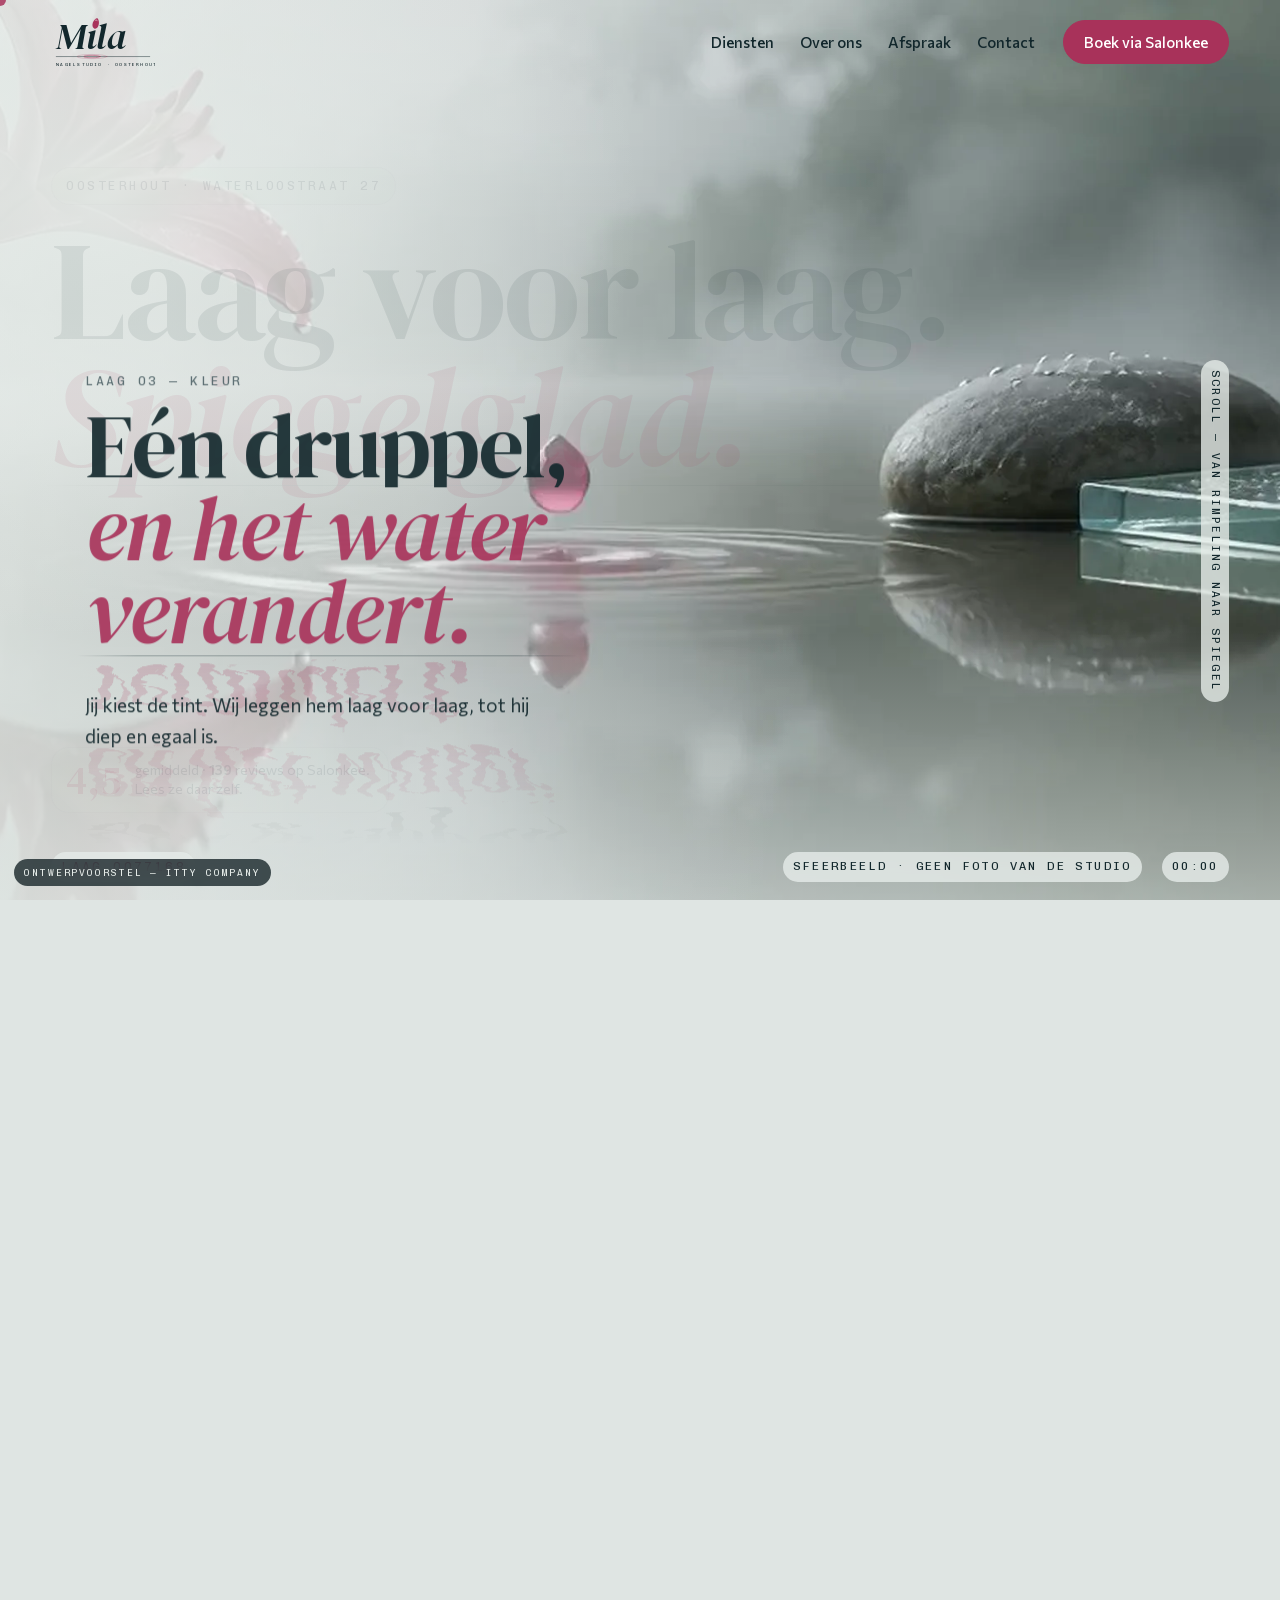
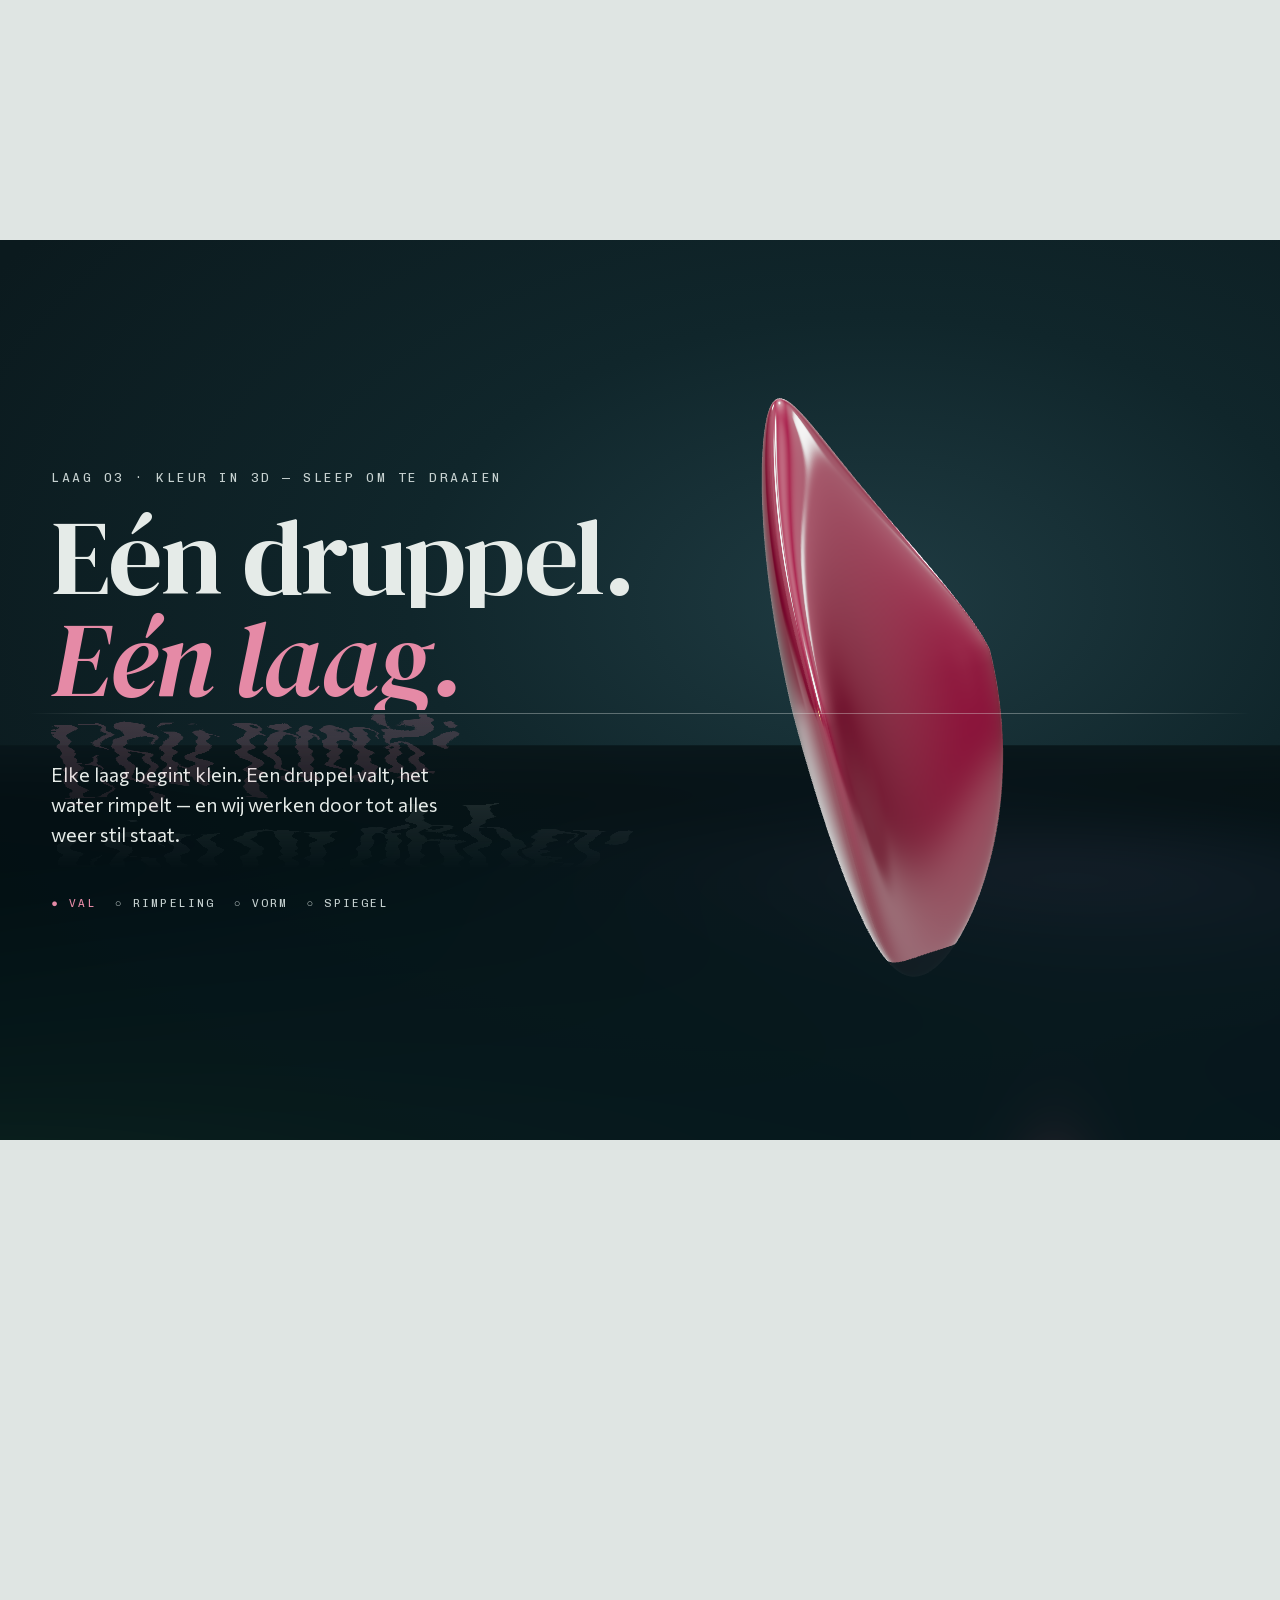
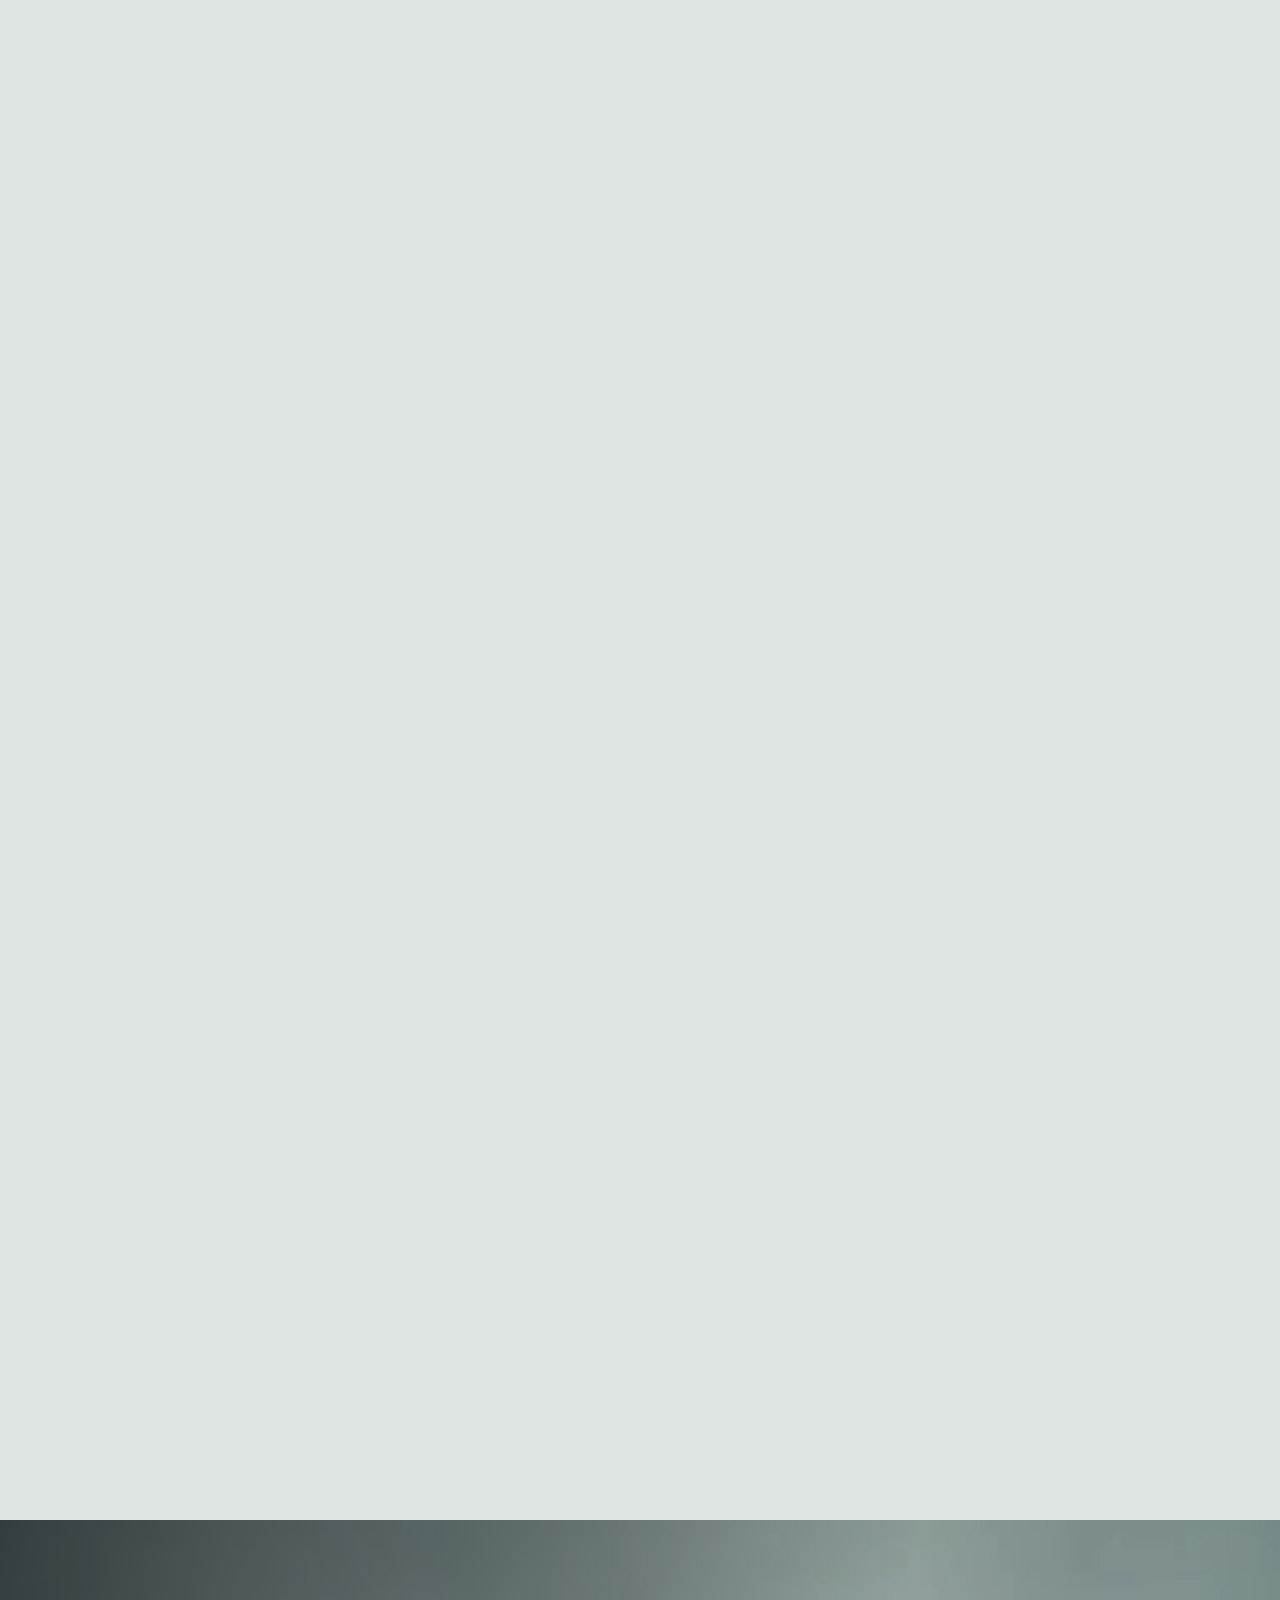
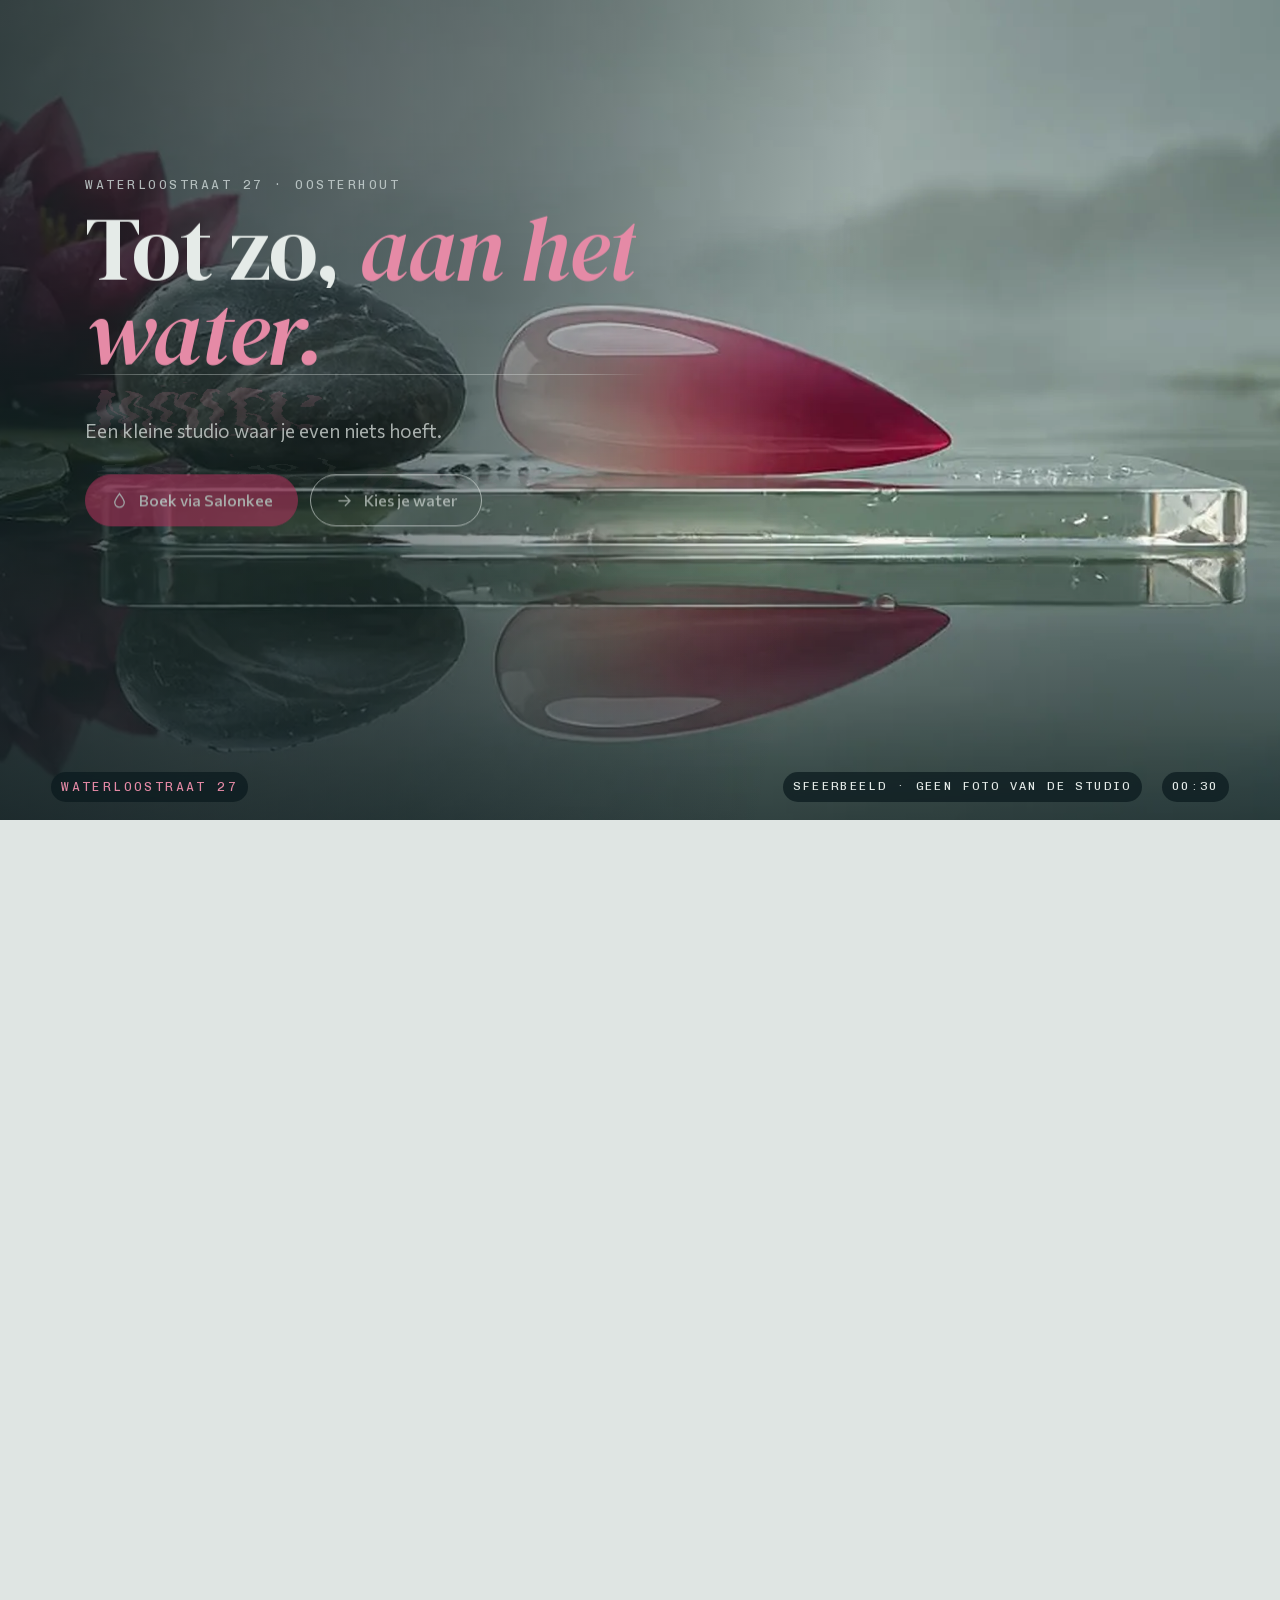
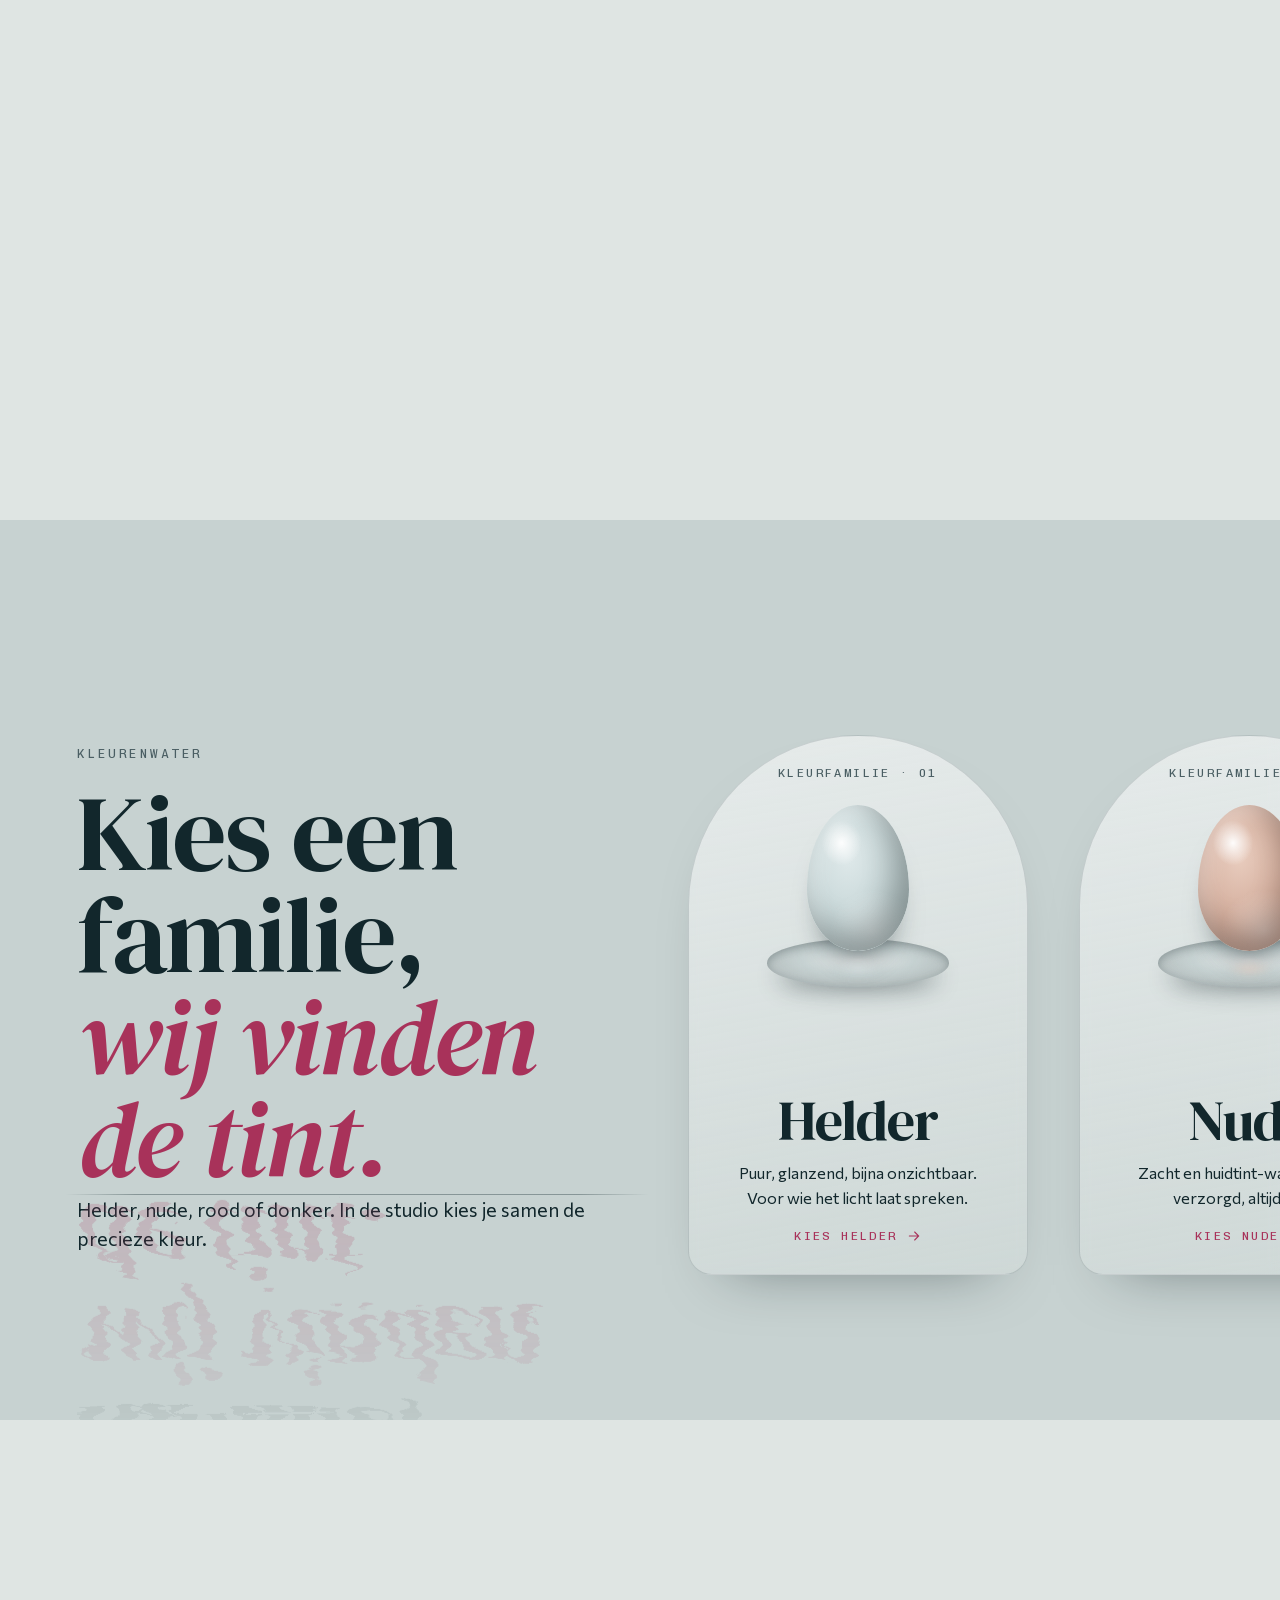
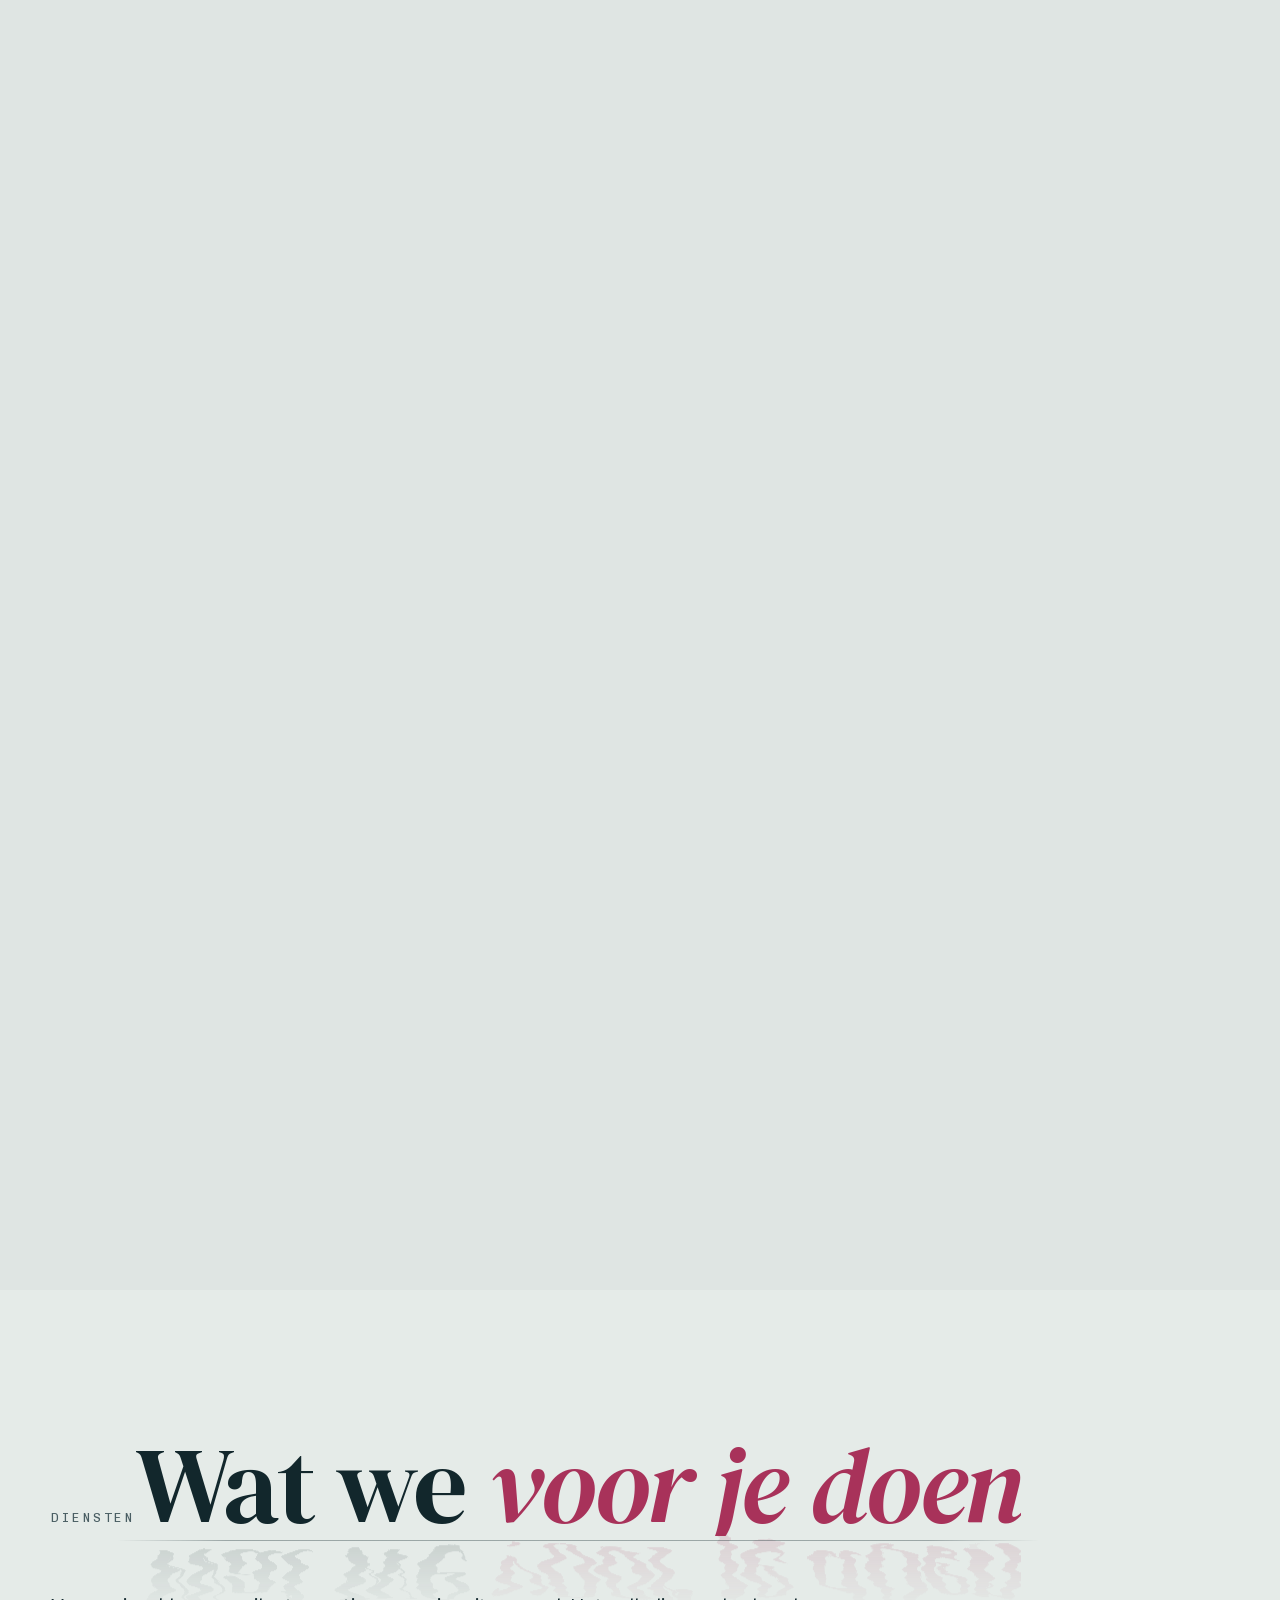
<file: index.html>
<!DOCTYPE html>
<html lang="nl">
<head>
<meta charset="utf-8">
<meta name="viewport" content="width=device-width, initial-scale=1, viewport-fit=cover">
<title>Mila Nagelstudio — nagels aan de Waterloostraat, Oosterhout</title>
<meta name="description" content="Mila Nagelstudio, Waterloostraat 27 in Oosterhout. Nagels, verzorging, kleur en nail art — laag voor laag, spiegelglad. Boek via Salonkee of bel +31 6 43619068.">
<meta name="theme-color" content="#E5EBE8">
<meta property="og:title" content="Mila Nagelstudio — nagels aan de Waterloostraat, Oosterhout">
<meta property="og:description" content="Mila Nagelstudio, Waterloostraat 27 in Oosterhout. Nagels, verzorging, kleur en nail art — laag voor laag, spiegelglad. Boek via Salonkee of bel +31 6 43619068.">
<meta property="og:image" content="assets/img/film-a-0.webp">
<meta name="robots" content="noindex">
<link rel="icon" href="favicon.svg" type="image/svg+xml">
<script>document.documentElement.classList.add('js');try{var v=JSON.parse(sessionStorage.getItem('mila-veil')||'null');if(v){document.documentElement.classList.add('veiled');window.__veil=v;sessionStorage.removeItem('mila-veil')}else if(!sessionStorage.getItem('mila-seen')){document.documentElement.classList.add('first')}}catch(e){}setTimeout(function(){document.documentElement.classList.remove('veiled','first')},5000)</script>
<link rel="preload" href="assets/fonts/DMSerifDisplay-400-latin.woff2" as="font" type="font/woff2" crossorigin>
<link rel="stylesheet" href="assets/vendor/motion-kit.css">
<link rel="stylesheet" href="assets/style.css">
<script type="importmap">{"imports":{"three":"./assets/vendor/three.module.min.js","three/addons/":"./assets/vendor/three-addons/"}}</script>
</head>
<body>
<a class="skip" href="#inhoud">Naar inhoud</a>
<svg class="defs" aria-hidden="true" width="0" height="0"><filter id="rimpel" x="-5%" y="-20%" width="110%" height="140%"><feTurbulence id="rimpel-t" type="fractalNoise" baseFrequency="0.012 0.09" numOctaves="2" seed="4" result="n"/><feDisplacementMap id="rimpel-d" in="SourceGraphic" in2="n" scale="14" xChannelSelector="R" yChannelSelector="G"/></filter></svg>
<header class="hd">
  <a class="logo" href="index.html" aria-label="Mila Nagelstudio — home"><img src="logo.svg" alt="Mila Nagelstudio" width="110" height="60"></a>
  <nav class="nav" id="menu" aria-label="Hoofdmenu"><a href="diensten.html">Diensten</a><a href="over-ons.html">Over ons</a><a href="afspraak.html">Afspraak</a><a href="contact.html">Contact</a>
    <div class="mnav"><a class="btn " href="https://salonkee.nl/salon/mila-nagelstudio" target="_blank" rel="noopener" data-magnetic><svg viewBox="0 0 24 24" fill="none" stroke="currentColor" stroke-width="1.6" aria-hidden="true"><path d="M12 3c3.5 4.6 6 8 6 11a6 6 0 0 1-12 0c0-3 2.5-6.4 6-11z"/></svg><span>Boek via Salonkee</span></a><a class="btn ghost" href="tel:+31643619068" data-magnetic><svg viewBox="0 0 24 24" fill="none" stroke="currentColor" stroke-width="1.6" stroke-linecap="round" stroke-linejoin="round" aria-hidden="true"><path d="M5 4h3.5l1.6 4.2-2.2 1.4a11 11 0 0 0 6.5 6.5l1.4-2.2L20 15.5V19a1.5 1.5 0 0 1-1.6 1.5C10.6 20 4 13.4 3.5 5.6A1.5 1.5 0 0 1 5 4z"/></svg><span>Bel +31 6 43619068</span></a><p class="mono">Waterloostraat 27, 4901 EM Oosterhout</p></div>
  </nav>
  <a class="btn pill" href="https://salonkee.nl/salon/mila-nagelstudio" target="_blank" rel="noopener" data-magnetic><span>Boek via Salonkee</span></a>
  <button class="burger" type="button" aria-label="Menu" aria-expanded="false" aria-controls="menu"><span></span><span></span></button>
</header>
<main id="inhoud">
<section class="film fa" data-film="assets/film-a.mp4" data-film-m="assets/film-a-m.mp4" data-holds="0.8,0.7,0.7,0.45" data-labels="Laag 00 / 05|Laag 01 / 05|Laag 02 / 05|Laag 03 / 05" data-night="0,0,0,0" aria-label="Van rimpeling naar spiegel, deel 1 — vorm, basis, kleur">
  <div class="stage">
    <img class="poster" src="assets/img/film-a-0.webp" alt="" fetchpriority="high">
    <video muted playsinline preload="auto" aria-hidden="true"></video>
    <div class="shade"></div>
    <canvas class="ripples" aria-hidden="true"></canvas>
    <div class="hero-drop" aria-hidden="true"><i class="orb"></i><i class="ring"></i><i class="ring r2"></i></div>
    <div class="hero wrap" data-i="0">
      <div class="h-top"><span class="chip mono">Oosterhout · Waterloostraat 27</span>
      <div class="wl big hero-h"><h1 class="wl-h" >Laag voor laag.<br><em>Spiegelglad.</em></h1></div></div>
      <div class="h-low"><p class="lead">Nagels, verzorging, kleur en nail art aan de Waterloostraat 27 in Oosterhout. Boek online via Salonkee of bel ons.</p>
      <div class="row"><a class="btn " href="https://salonkee.nl/salon/mila-nagelstudio" target="_blank" rel="noopener" data-magnetic><svg viewBox="0 0 24 24" fill="none" stroke="currentColor" stroke-width="1.6" aria-hidden="true"><path d="M12 3c3.5 4.6 6 8 6 11a6 6 0 0 1-12 0c0-3 2.5-6.4 6-11z"/></svg><span>Boek via Salonkee</span></a><a class="btn ghost" href="tel:+31643619068" data-magnetic><svg viewBox="0 0 24 24" fill="none" stroke="currentColor" stroke-width="1.6" stroke-linecap="round" stroke-linejoin="round" aria-hidden="true"><path d="M5 4h3.5l1.6 4.2-2.2 1.4a11 11 0 0 0 6.5 6.5l1.4-2.2L20 15.5V19a1.5 1.5 0 0 1-1.6 1.5C10.6 20 4 13.4 3.5 5.6A1.5 1.5 0 0 1 5 4z"/></svg><span>Bel +31 6 43619068</span></a></div>
      <a class="rating" href="https://salonkee.nl/salon/mila-nagelstudio" target="_blank" rel="noopener"><b class="r45">4,5</b><span>gemiddeld · <b>139</b> reviews op Salonkee.<br>Lees ze daar zelf.</span></a></div>
    </div>
    <div class="caps"><div class="cap-step" data-i="1"><span class="mono tag">Laag 01 — Vorm</span><div class="wl ch-wl"><h2 class="wl-h" data-chh>Eerst de <em>vorm.</em></h2></div><p>Kort, lang, amandel of vierkant. Stil, precies, met aandacht voor elke nagel.</p></div><div class="cap-step" data-i="2"><span class="mono tag">Laag 02 — Basis</span><div class="wl ch-wl"><h2 class="wl-h" data-chh>Als glas <em>boven water.</em></h2></div><p>Een heldere basislaag. Dun, glad en gelijkmatig — de basis voor alles wat volgt.</p></div><div class="cap-step" data-i="3"><span class="mono tag">Laag 03 — Kleur</span><div class="wl ch-wl"><h2 class="wl-h" data-chh>Eén druppel, <em>en het water verandert.</em></h2></div><p>Jij kiest de tint. Wij leggen hem laag voor laag, tot hij diep en egaal is.</p></div></div>
    <div class="depth" aria-hidden="true"><span class="mono lbl">rimpeling</span><div class="rail"><i class="dot"></i></div><span class="mono lbl">spiegel</span></div>
    <div class="hud mono" aria-hidden="true"><span class="laag">Laag 00 / 05</span><span class="sf">Sfeerbeeld · geen foto van de studio</span><span class="tc">00:00</span></div>
    <div class="scrollhint mono" aria-hidden="true">scroll — van rimpeling naar spiegel</div>
  </div>
</section>

<section class="druppel" data-bg="#0B1A1E" data-fg="#E5EBE8" aria-label="Eén druppel — 3D">
  <div class="dr-stage">
    <div class="dr-canvas"><canvas data-druppel="scroll" aria-label="3D: een druppel lak valt in het water en wordt een glanzende amandelvormige nagel"></canvas><img class="dr-fallback" src="assets/img/k4.webp" alt=""></div>
    <div class="dr-text wrap">
      <span class="mono eyebrow">Laag 03 · Kleur in 3D — sleep om te draaien</span>
      <div class="wl big"><h2 class="wl-h" data-split="lines">Eén druppel.<br><em>Eén laag.</em></h2></div>
      <p class="lead dr-l1">Elke laag begint klein. Een druppel valt, het water rimpelt — en wij werken door tot alles weer stil staat.</p>
      <ol class="dr-steps mono"><li>val</li><li>rimpeling</li><li>vorm</li><li>spiegel</li></ol>
    </div>
  </div>
</section>

<section class="film fb" data-film="assets/film-b.mp4" data-film-m="assets/film-b-m.mp4" data-holds="0.3,0.7,0.8,0.9" data-labels="Laag 03 / 05|Laag 04 / 05|Laag 05 / 05|Waterloostraat 27" data-night="0,1,0,1" aria-label="Van rimpeling naar spiegel, deel 2 — uitharden, spiegelglad, Waterloostraat">
  <div class="stage">
    <img class="poster" src="assets/img/film-b-0.webp" alt="" loading="lazy">
    <video muted playsinline preload="metadata" aria-hidden="true"></video>
    <div class="shade"></div>
    <canvas class="ripples" aria-hidden="true"></canvas>
    <div class="caps"><div class="cap-step" data-i="1"><span class="mono tag">Laag 04 — Uitharden</span><div class="wl ch-wl"><h2 class="wl-h" data-chh>Even <em>stil.</em></h2></div><p>Onder het lampje wordt alles vast. Even wachten, even adem halen.</p></div><div class="cap-step" data-i="2"><span class="mono tag">Laag 05 — Spiegelglad</span><div class="wl ch-wl"><h2 class="wl-h" data-chh>Spiegel<em>glad.</em></h2></div><p>De laatste laag. Glans waarin je het licht terugziet.</p></div><div class="cap-step end" data-i="3"><span class="mono tag">Waterloostraat 27 · Oosterhout</span><div class="wl ch-wl"><h2 class="wl-h" data-chh>Tot zo, <em>aan het water.</em></h2></div><p>Een kleine studio waar je even niets hoeft.</p><div class="row"><a class="btn " href="https://salonkee.nl/salon/mila-nagelstudio" target="_blank" rel="noopener" data-magnetic><svg viewBox="0 0 24 24" fill="none" stroke="currentColor" stroke-width="1.6" aria-hidden="true"><path d="M12 3c3.5 4.6 6 8 6 11a6 6 0 0 1-12 0c0-3 2.5-6.4 6-11z"/></svg><span>Boek via Salonkee</span></a><a class="btn ghost" href="afspraak.html" data-magnetic><svg viewBox="0 0 24 24" fill="none" stroke="currentColor" stroke-width="1.6" stroke-linecap="round" aria-hidden="true"><path d="M5 12h14M13 6l6 6-6 6"/></svg><span>Kies je water</span></a></div></div></div>
    <div class="depth on" aria-hidden="true"><span class="mono lbl">rimpeling</span><div class="rail"><i class="dot"></i></div><span class="mono lbl">spiegel</span></div>
    <div class="hud mono" aria-hidden="true"><span class="laag">Laag 03 / 05</span><span class="sf">Sfeerbeeld · geen foto van de studio</span><span class="tc">00:15</span></div>
  </div>
</section>

<section class="kleuren" data-horizontal data-bg="#C7D2D1" data-fg="#12272C" aria-label="Kleurenwater">
  <div class="track">
    <div class="kw intro"><span class="mono eyebrow">Kleurenwater</span><div class="wl big"><h2 class="wl-h" >Kies een familie,<br><em>wij vinden de tint.</em></h2></div><p class="lead">Helder, nude, rood of donker. In de studio kies je samen de precieze kleur.</p></div>
    <a class="kw card" href="afspraak.html?kleur=helder" data-tilt style="--a:#dfe9ea;--b:#b9cccd">
      <span class="mono">Kleurfamilie · 01</span>
      <div class="bowl"><i class="pool"></i><i class="ring"></i><i class="ring r2"></i><i class="orb"></i><i class="refl"></i></div>
      <h3>Helder</h3><p>Puur, glanzend, bijna onzichtbaar. Voor wie het licht laat spreken.</p><span class="go mono">Kies helder <svg viewBox="0 0 24 24" fill="none" stroke="currentColor" stroke-width="1.6" stroke-linecap="round" aria-hidden="true"><path d="M5 12h14M13 6l6 6-6 6"/></svg></span></a><a class="kw card" href="afspraak.html?kleur=nude" data-tilt style="--a:#e9cdbf;--b:#c79b88">
      <span class="mono">Kleurfamilie · 02</span>
      <div class="bowl"><i class="pool"></i><i class="ring"></i><i class="ring r2"></i><i class="orb"></i><i class="refl"></i></div>
      <h3>Nude</h3><p>Zacht en huidtint-warm. Rustig, verzorgd, altijd goed.</p><span class="go mono">Kies nude <svg viewBox="0 0 24 24" fill="none" stroke="currentColor" stroke-width="1.6" stroke-linecap="round" aria-hidden="true"><path d="M5 12h14M13 6l6 6-6 6"/></svg></span></a><a class="kw card" href="afspraak.html?kleur=rood" data-tilt style="--a:#c0466b;--b:#7d1f3b">
      <span class="mono">Kleurfamilie · 03</span>
      <div class="bowl"><i class="pool"></i><i class="ring"></i><i class="ring r2"></i><i class="orb"></i><i class="refl"></i></div>
      <h3>Rood</h3><p>Van waterlelie tot kers. Eén druppel en je ziet het.</p><span class="go mono">Kies rood <svg viewBox="0 0 24 24" fill="none" stroke="currentColor" stroke-width="1.6" stroke-linecap="round" aria-hidden="true"><path d="M5 12h14M13 6l6 6-6 6"/></svg></span></a><a class="kw card" href="afspraak.html?kleur=donker" data-tilt style="--a:#2c3d45;--b:#0b1a1e">
      <span class="mono">Kleurfamilie · 04</span>
      <div class="bowl"><i class="pool"></i><i class="ring"></i><i class="ring r2"></i><i class="orb"></i><i class="refl"></i></div>
      <h3>Donker</h3><p>Diep als het water ’s nachts. Stil, maar niet onopvallend.</p><span class="go mono">Kies donker <svg viewBox="0 0 24 24" fill="none" stroke="currentColor" stroke-width="1.6" stroke-linecap="round" aria-hidden="true"><path d="M5 12h14M13 6l6 6-6 6"/></svg></span></a>
    <div class="kw outro"><span class="mono eyebrow">Prijzen</span><p class="pz">Op <em>aanvraag.</em></p><p>Kies je familie online, de tint bepalen we samen in de studio.</p><a class="btn " href="afspraak.html" data-magnetic><svg viewBox="0 0 24 24" fill="none" stroke="currentColor" stroke-width="1.6" stroke-linecap="round" aria-hidden="true"><path d="M5 12h14M13 6l6 6-6 6"/></svg><span>Kies je water</span></a></div>
  </div>
</section>

<section class="diensten-t" data-bg="#E5EBE8" data-fg="#12272C" aria-label="Wat we doen">
  <div class="wrap">
    <div class="sec-h"><span class="mono eyebrow">Diensten</span><div class="wl big"><h2 class="wl-h" data-split="lines">Wat we <em>voor je doen</em></h2></div><p class="lead" data-reveal="up">Verzorging, kleur en nail art — rustig en precies uitgevoerd. Het volledige aanbod en de prijzen staan op Salonkee.</p></div>
    <div class="dgrid"><article class="dk" data-reveal="up"><div class="dimg m1"><img src="assets/img/k2.webp" alt="" loading="lazy"></div>
      <span class="mono">01 / 04</span><h3>Nagels</h3><p>Vorm, lengte en een sterke basis. Het begin van elke behandeling.</p><span class="mono price">Prijs: op aanvraag</span></article><article class="dk" data-reveal="up"><div class="dimg m2"><img src="assets/img/d-verzorging.webp" alt="" loading="lazy"></div>
      <span class="mono">02 / 04</span><h3>Verzorging</h3><p>Nagelriemen, handen, rust. Tijd voor wat je anders overslaat.</p><span class="mono price">Prijs: op aanvraag</span></article><article class="dk" data-reveal="up"><div class="dimg m3"><img src="assets/img/d-kleur.webp" alt="" loading="lazy"></div>
      <span class="mono">03 / 04</span><h3>Kleur</h3><p>Van helder tot donker, glans of mat. Jij kiest, wij leggen het egaal.</p><span class="mono price">Prijs: op aanvraag</span></article><article class="dk" data-reveal="up"><div class="dimg m4"><img src="assets/img/d-nailart.webp" alt="" loading="lazy"></div>
      <span class="mono">04 / 04</span><h3>Nail art</h3><p>Een detail, een lijn, een accent — in overleg en op maat.</p><span class="mono price">Prijs: op aanvraag</span></article></div>
    <div class="row c" data-reveal="up"><a class="btn ghost" href="diensten.html" data-magnetic><svg viewBox="0 0 24 24" fill="none" stroke="currentColor" stroke-width="1.6" stroke-linecap="round" aria-hidden="true"><path d="M5 12h14M13 6l6 6-6 6"/></svg><span>Alle diensten</span></a><a class="btn " href="https://salonkee.nl/salon/mila-nagelstudio" target="_blank" rel="noopener" data-magnetic><svg viewBox="0 0 24 24" fill="none" stroke="currentColor" stroke-width="1.6" aria-hidden="true"><path d="M12 3c3.5 4.6 6 8 6 11a6 6 0 0 1-12 0c0-3 2.5-6.4 6-11z"/></svg><span>Boek via Salonkee</span></a></div>
  </div>
</section>

<section class="reviews reveal-cur" data-bg="#0B1A1E" data-fg="#E5EBE8" aria-label="Reviews op Salonkee">
  <div class="rv-bg" aria-hidden="true"><img class="blur" src="assets/img/k5.webp" alt=""><img class="sharp" src="assets/img/k5.webp" alt=""></div>
  <div class="wrap rv-in">
    <span class="mono eyebrow">Salonkee · reviews</span>
    <div class="score"><span class="big-n"><span class="n45">4,5</span></span><span class="of mono">gemiddeld uit <b data-count="139">139</b> reviews</span></div>
    <svg class="rings" viewBox="0 0 400 60" aria-hidden="true"><ellipse class="dr" cx="200" cy="30" rx="40" ry="7"/><ellipse class="dr" cx="200" cy="30" rx="110" ry="17"/><ellipse class="dr" cx="200" cy="30" rx="190" ry="27"/></svg>
    <p class="lead" data-reveal="up">We schrijven hier geen reviews over onszelf. Wat klanten vinden, lees je op Salonkee — eerlijk en ongefilterd.</p>
    <div class="row" data-reveal="up"><a class="btn " href="https://salonkee.nl/salon/mila-nagelstudio" target="_blank" rel="noopener" data-magnetic><svg viewBox="0 0 24 24" fill="none" stroke="currentColor" stroke-width="1.6" stroke-linecap="round" aria-hidden="true"><path d="M5 12h14M13 6l6 6-6 6"/></svg><span>Lees de reviews op Salonkee</span></a></div>
    <span class="mono hint">beweeg over het beeld — het water wordt helder</span>
  </div>
</section>

<div class="marq" aria-hidden="true"><div data-marquee="26"><span>Rustig</span><i>·</i><span><em>Precies</em></span><i>·</i><span>Persoonlijk</span><i>·</i><span><em>Laag voor laag</em></span><i>·</i><span>Waterloostraat 27</span><i>·</i></div></div>
<section class="finale" data-bg="#0B1A1E" data-fg="#E5EBE8" aria-label="Afspraak maken">
  <div class="fin-bg" data-finfilm="assets/film-over.mp4" data-finfilm-m="assets/film-over-m.mp4"><img src="assets/img/k7.webp" alt="" loading="lazy"><video muted playsinline preload="none" aria-hidden="true"></video><div class="fade"></div></div>
  <canvas class="ripples" aria-hidden="true"></canvas>
  <div class="wrap fin-in">
    <span class="mono eyebrow">Waterloostraat 27 · Oosterhout</span>
    <div class="wl big"><h2 class="wl-h" data-split="lines">Klaar om <em>stil te zitten?</em></h2></div>
    <p class="lead" data-reveal="up">Reserveer je plek via Salonkee, of bel even. Je vindt ons aan de Waterloostraat 27 in Oosterhout.</p>
    <div class="row" data-reveal="up" data-stagger><a class="btn " href="https://salonkee.nl/salon/mila-nagelstudio" target="_blank" rel="noopener" data-magnetic><svg viewBox="0 0 24 24" fill="none" stroke="currentColor" stroke-width="1.6" aria-hidden="true"><path d="M12 3c3.5 4.6 6 8 6 11a6 6 0 0 1-12 0c0-3 2.5-6.4 6-11z"/></svg><span>Boek via Salonkee</span></a><a class="btn ghost" href="tel:+31643619068" data-magnetic><svg viewBox="0 0 24 24" fill="none" stroke="currentColor" stroke-width="1.6" stroke-linecap="round" stroke-linejoin="round" aria-hidden="true"><path d="M5 4h3.5l1.6 4.2-2.2 1.4a11 11 0 0 0 6.5 6.5l1.4-2.2L20 15.5V19a1.5 1.5 0 0 1-1.6 1.5C10.6 20 4 13.4 3.5 5.6A1.5 1.5 0 0 1 5 4z"/></svg><span>Bel +31 6 43619068</span></a><a class="btn ghost" href="afspraak.html" data-magnetic><svg viewBox="0 0 24 24" fill="none" stroke="currentColor" stroke-width="1.6" stroke-linecap="round" aria-hidden="true"><path d="M5 12h14M13 6l6 6-6 6"/></svg><span>Plan online (demo)</span></a></div>
  </div>
</section>
</main>
<footer class="ft" data-bg="#0B1A1E" data-fg="#E5EBE8">
  <div class="wrap ft-grid">
    <div><b>Mila Nagelstudio</b><span>Waterloostraat 27, 4901 EM Oosterhout</span><a href="tel:+31643619068">+31 6 43619068</a><a href="https://www.instagram.com/milanagelstudio.ohout/" target="_blank" rel="noopener">@milanagelstudio.ohout</a></div>
    <div><b>Openingstijden</b><span>Op aanvraag — bel of boek via Salonkee.</span><a href="https://salonkee.nl/salon/mila-nagelstudio" target="_blank" rel="noopener">Salonkee · 4,5 uit 139 reviews</a></div>
    <div><b>Pagina's</b><a href="index.html">Home</a><a href="diensten.html">Diensten</a><a href="over-ons.html">Over ons</a><a href="afspraak.html">Afspraak</a><a href="contact.html">Contact</a></div>
  </div>
  <div class="wl fit" aria-hidden="true"><span class="wl-h fitword">Mila</span></div>
  <p class="wrap demo"><strong>Ontwerpvoorstel — ITty Company.</strong> Alle beelden zijn sfeerbeelden (geen foto's van de studio) en worden vervangen door eigen werk van Mila Nagelstudio. Behandelingen, prijzen en openingstijden volgen van de studio zelf.</p>
</footer>
<div class="ctabar"><a class="btn " href="https://salonkee.nl/salon/mila-nagelstudio" target="_blank" rel="noopener"><svg viewBox="0 0 24 24" fill="none" stroke="currentColor" stroke-width="1.6" aria-hidden="true"><path d="M12 3c3.5 4.6 6 8 6 11a6 6 0 0 1-12 0c0-3 2.5-6.4 6-11z"/></svg><span>Boek</span></a><a class="btn ghost" href="tel:+31643619068"><svg viewBox="0 0 24 24" fill="none" stroke="currentColor" stroke-width="1.6" stroke-linecap="round" stroke-linejoin="round" aria-hidden="true"><path d="M5 4h3.5l1.6 4.2-2.2 1.4a11 11 0 0 0 6.5 6.5l1.4-2.2L20 15.5V19a1.5 1.5 0 0 1-1.6 1.5C10.6 20 4 13.4 3.5 5.6A1.5 1.5 0 0 1 5 4z"/></svg><span>Bel</span></a></div>
<div class="demo-pill mono">Ontwerpvoorstel — ITty Company</div>
<div class="mk-cursor" aria-hidden="true"></div>
<div id="veil" aria-hidden="true"><svg class="pre" viewBox="0 0 200 200"><path class="pdrop" d="M100 40c9 12 15 21 15 29a15 15 0 0 1-30 0c0-8 6-17 15-29z"/><ellipse class="pr" cx="100" cy="150" rx="20" ry="5"/><ellipse class="pr" cx="100" cy="150" rx="48" ry="11"/><ellipse class="pr" cx="100" cy="150" rx="80" ry="18"/></svg><span class="mono plbl">Mila · Oosterhout</span></div>
<script src="assets/vendor/lenis.min.js"></script>
<script src="assets/vendor/gsap/gsap.min.js"></script>
<script src="assets/vendor/gsap/ScrollTrigger.min.js"></script>
<script src="assets/vendor/gsap/SplitText.min.js"></script>
<script src="assets/vendor/gsap/Flip.min.js"></script>
<script src="assets/vendor/gsap/DrawSVGPlugin.min.js"></script>
<script src="assets/vendor/gsap/ScrambleTextPlugin.min.js"></script>
<script type="module" src="assets/site.js"></script>
</body>
</html>
</file>
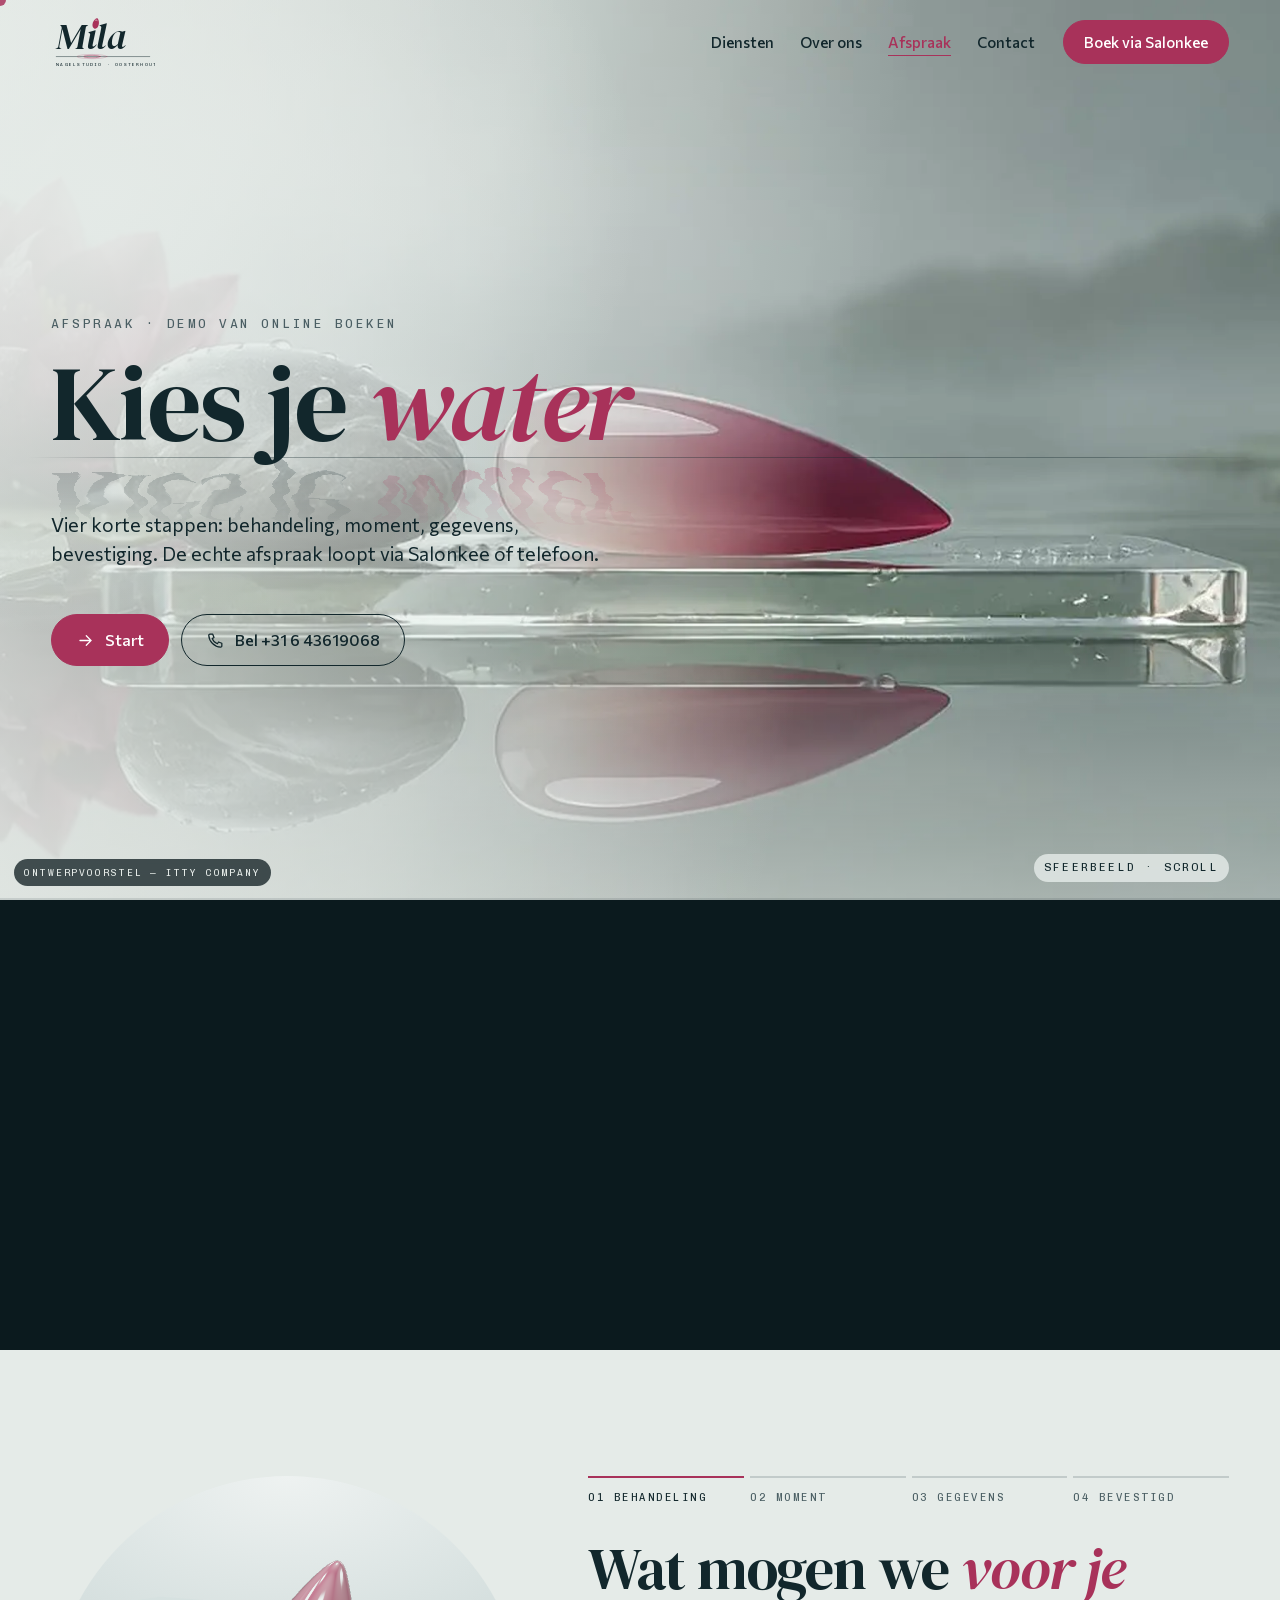
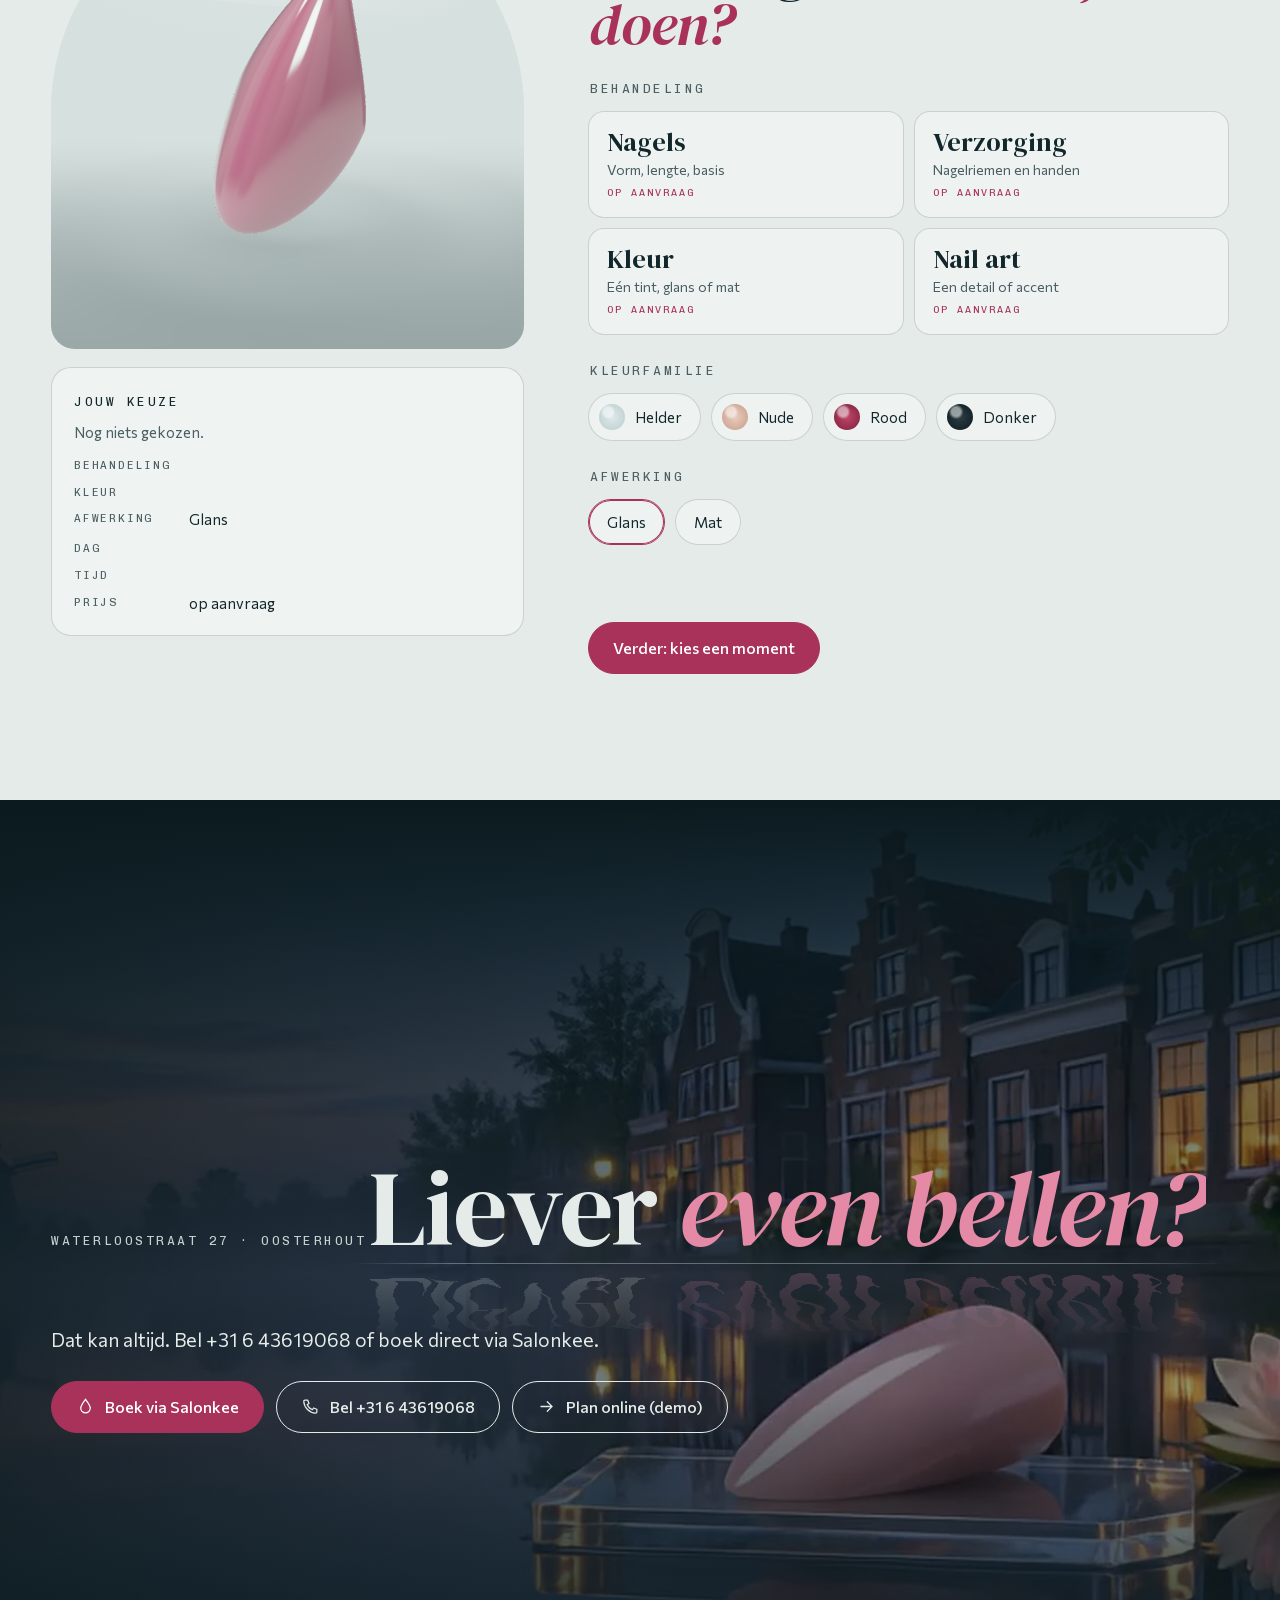
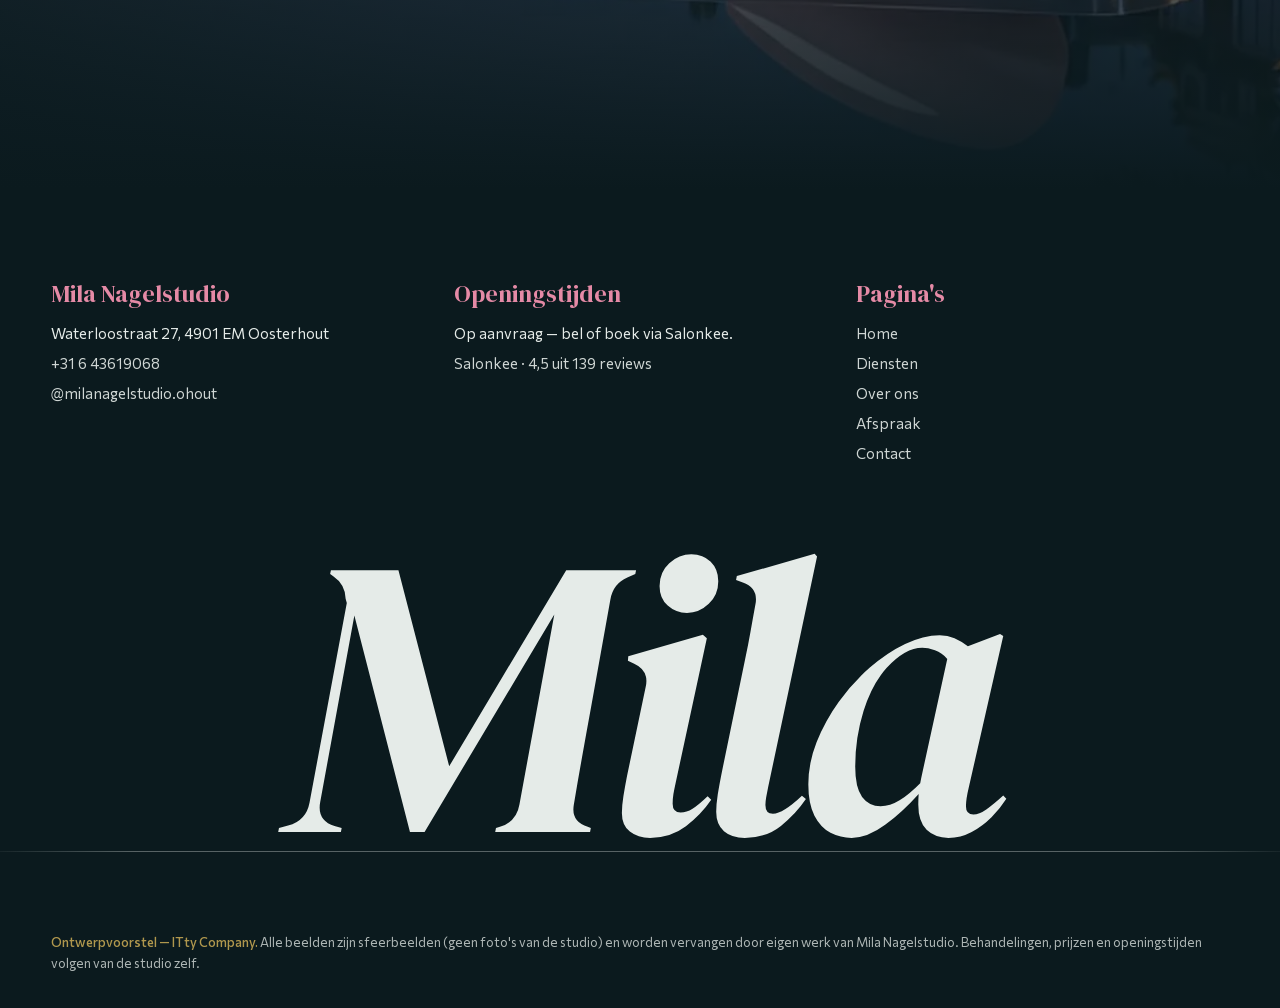
<file: afspraak.html>
<!DOCTYPE html>
<html lang="nl">
<head>
<meta charset="utf-8">
<meta name="viewport" content="width=device-width, initial-scale=1, viewport-fit=cover">
<title>Afspraak — Mila Nagelstudio (online boeken, demo)</title>
<meta name="description" content="Kies je behandeling, kleur, dag en tijd. Demo van online boeken voor Mila Nagelstudio, Waterloostraat 27, Oosterhout.">
<meta name="theme-color" content="#E5EBE8">
<meta property="og:title" content="Afspraak — Mila Nagelstudio (online boeken, demo)">
<meta property="og:description" content="Kies je behandeling, kleur, dag en tijd. Demo van online boeken voor Mila Nagelstudio, Waterloostraat 27, Oosterhout.">
<meta property="og:image" content="assets/img/k4.webp">
<meta name="robots" content="noindex">
<link rel="icon" href="favicon.svg" type="image/svg+xml">
<script>document.documentElement.classList.add('js');try{var v=JSON.parse(sessionStorage.getItem('mila-veil')||'null');if(v){document.documentElement.classList.add('veiled');window.__veil=v;sessionStorage.removeItem('mila-veil')}else if(!sessionStorage.getItem('mila-seen')){document.documentElement.classList.add('first')}}catch(e){}setTimeout(function(){document.documentElement.classList.remove('veiled','first')},5000)</script>
<link rel="preload" href="assets/fonts/DMSerifDisplay-400-latin.woff2" as="font" type="font/woff2" crossorigin>
<link rel="stylesheet" href="assets/vendor/motion-kit.css">
<link rel="stylesheet" href="assets/style.css">
<script type="importmap">{"imports":{"three":"./assets/vendor/three.module.min.js","three/addons/":"./assets/vendor/three-addons/"}}</script>
</head>
<body>
<a class="skip" href="#inhoud">Naar inhoud</a>
<svg class="defs" aria-hidden="true" width="0" height="0"><filter id="rimpel" x="-5%" y="-20%" width="110%" height="140%"><feTurbulence id="rimpel-t" type="fractalNoise" baseFrequency="0.012 0.09" numOctaves="2" seed="4" result="n"/><feDisplacementMap id="rimpel-d" in="SourceGraphic" in2="n" scale="14" xChannelSelector="R" yChannelSelector="G"/></filter></svg>
<header class="hd">
  <a class="logo" href="index.html" aria-label="Mila Nagelstudio — home"><img src="logo.svg" alt="Mila Nagelstudio" width="110" height="60"></a>
  <nav class="nav" id="menu" aria-label="Hoofdmenu"><a href="diensten.html">Diensten</a><a href="over-ons.html">Over ons</a><a href="afspraak.html" aria-current="page">Afspraak</a><a href="contact.html">Contact</a>
    <div class="mnav"><a class="btn " href="https://salonkee.nl/salon/mila-nagelstudio" target="_blank" rel="noopener" data-magnetic><svg viewBox="0 0 24 24" fill="none" stroke="currentColor" stroke-width="1.6" aria-hidden="true"><path d="M12 3c3.5 4.6 6 8 6 11a6 6 0 0 1-12 0c0-3 2.5-6.4 6-11z"/></svg><span>Boek via Salonkee</span></a><a class="btn ghost" href="tel:+31643619068" data-magnetic><svg viewBox="0 0 24 24" fill="none" stroke="currentColor" stroke-width="1.6" stroke-linecap="round" stroke-linejoin="round" aria-hidden="true"><path d="M5 4h3.5l1.6 4.2-2.2 1.4a11 11 0 0 0 6.5 6.5l1.4-2.2L20 15.5V19a1.5 1.5 0 0 1-1.6 1.5C10.6 20 4 13.4 3.5 5.6A1.5 1.5 0 0 1 5 4z"/></svg><span>Bel +31 6 43619068</span></a><p class="mono">Waterloostraat 27, 4901 EM Oosterhout</p></div>
  </nav>
  <a class="btn pill" href="https://salonkee.nl/salon/mila-nagelstudio" target="_blank" rel="noopener" data-magnetic><span>Boek via Salonkee</span></a>
  <button class="burger" type="button" aria-label="Menu" aria-expanded="false" aria-controls="menu"><span></span><span></span></button>
</header>
<main id="inhoud">
<section class="pfilm" data-film="assets/film-afspraak.mp4" data-film-m="assets/film-afspraak-m.mp4" aria-label="Een druppel kleur valt in het water">
  <div class="stage">
    <img class="poster" src="assets/img/film-afspraak-0.webp" alt="" fetchpriority="high">
    <video muted playsinline preload="auto" aria-hidden="true"></video>
    <div class="shade"></div>
    <canvas class="ripples" aria-hidden="true"></canvas>
    <div class="ph wrap">
      <span class="mono eyebrow">Afspraak · demo van online boeken</span>
      <div class="wl big"><h1 class="wl-h" >Kies je <em>water</em></h1></div>
      <p class="lead">Vier korte stappen: behandeling, moment, gegevens, bevestiging. De echte afspraak loopt via Salonkee of telefoon.</p>
      <div class="row"><a class="btn " href="#wizard" data-magnetic><svg viewBox="0 0 24 24" fill="none" stroke="currentColor" stroke-width="1.6" stroke-linecap="round" aria-hidden="true"><path d="M5 12h14M13 6l6 6-6 6"/></svg><span>Start</span></a><a class="btn ghost" href="tel:+31643619068" data-magnetic><svg viewBox="0 0 24 24" fill="none" stroke="currentColor" stroke-width="1.6" stroke-linecap="round" stroke-linejoin="round" aria-hidden="true"><path d="M5 4h3.5l1.6 4.2-2.2 1.4a11 11 0 0 0 6.5 6.5l1.4-2.2L20 15.5V19a1.5 1.5 0 0 1-1.6 1.5C10.6 20 4 13.4 3.5 5.6A1.5 1.5 0 0 1 5 4z"/></svg><span>Bel +31 6 43619068</span></a></div>
    </div>
    <span class="mono cap">Sfeerbeeld · scroll</span>
    <div class="sbar" aria-hidden="true"><i></i></div>
  </div>
</section>

<section class="boek" data-bg="#E5EBE8" data-fg="#12272C" aria-label="Online afspraak (demo)">
  <div class="wrap boek-g">
    <div class="bk-3d"><div class="dr-canvas small"><canvas data-druppel="pick" aria-label="3D-voorbeeld van je gekozen kleurfamilie"></canvas><img class="dr-fallback" src="assets/img/k6.webp" alt=""></div>
      <aside id="aside" class="sum" aria-live="polite"><span class="mono">Jouw keuze</span><p class="empty">Nog niets gekozen.</p>
        <dl hidden><dt>Behandeling</dt><dd id="s-dienst"></dd><dt>Kleur</dt><dd id="s-kleur"></dd><dt>Afwerking</dt><dd id="s-afw"></dd><dt>Dag</dt><dd id="s-dag"></dd><dt>Tijd</dt><dd id="s-tijd"></dd><dt>Prijs</dt><dd>op aanvraag</dd></dl></aside></div>
    <div id="wizard" class="wiz">
      <ol class="wbar mono"><li><button type="button">01 Behandeling</button></li><li><button type="button">02 Moment</button></li><li><button type="button">03 Gegevens</button></li><li><button type="button">04 Bevestigd</button></li></ol>
      <div class="wstep" data-s="1"><h2>Wat mogen we <em>voor je doen?</em></h2>
        <fieldset><legend class="mono">Behandeling</legend><div class="opts"><label class="opt"><input type="radio" name="dienst" value="nagels" data-n="Nagels"><span><b>Nagels</b><small>Vorm, lengte, basis</small><em class="mono">op aanvraag</em></span></label><label class="opt"><input type="radio" name="dienst" value="verzorging" data-n="Verzorging"><span><b>Verzorging</b><small>Nagelriemen en handen</small><em class="mono">op aanvraag</em></span></label><label class="opt"><input type="radio" name="dienst" value="kleur" data-n="Kleur"><span><b>Kleur</b><small>Eén tint, glans of mat</small><em class="mono">op aanvraag</em></span></label><label class="opt"><input type="radio" name="dienst" value="nail-art" data-n="Nail art"><span><b>Nail art</b><small>Een detail of accent</small><em class="mono">op aanvraag</em></span></label></div></fieldset>
        <fieldset><legend class="mono">Kleurfamilie</legend><div class="sws"><label class="sw" style="--a:#dfe9ea;--b:#b9cccd"><input type="radio" name="kleur" value="helder" data-n="Helder" data-c="#dfe9ea"><span><i></i>Helder</span></label><label class="sw" style="--a:#e9cdbf;--b:#c79b88"><input type="radio" name="kleur" value="nude" data-n="Nude" data-c="#e9cdbf"><span><i></i>Nude</span></label><label class="sw" style="--a:#c0466b;--b:#7d1f3b"><input type="radio" name="kleur" value="rood" data-n="Rood" data-c="#c0466b"><span><i></i>Rood</span></label><label class="sw" style="--a:#2c3d45;--b:#0b1a1e"><input type="radio" name="kleur" value="donker" data-n="Donker" data-c="#2c3d45"><span><i></i>Donker</span></label></div></fieldset>
        <fieldset><legend class="mono">Afwerking</legend><div class="sws"><label class="sw af"><input type="radio" name="afw" value="glans" data-n="Glans" checked><span>Glans</span></label><label class="sw af"><input type="radio" name="afw" value="mat" data-n="Mat"><span>Mat</span></label></div></fieldset>
        <p class="err" id="e1" role="alert"></p><div class="row"><button class="btn" id="n1" type="button"><span>Verder: kies een moment</span></button></div></div>
      <div class="wstep" data-s="2" hidden><h2>Wanneer <em>past het?</em></h2><p class="mono small">Voorbeeldtijden — de echte agenda staat op Salonkee.</p>
        <div class="days" id="days" role="group" aria-label="Dag"></div><div class="slots" id="slots" role="group" aria-label="Tijd"></div>
        <p class="err" id="e2" role="alert"></p><div class="row"><button class="btn ghost" id="b2" type="button"><span>Terug</span></button><button class="btn" id="n2" type="button"><span>Verder: je gegevens</span></button></div></div>
      <div class="wstep" data-s="3" hidden><h2>Hoe bereiken <em>we je?</em></h2>
        <form id="gegevens" novalidate>
          <div class="fld"><label for="f-naam">Naam</label><input id="f-naam" name="naam" autocomplete="name" required><span class="ferr"></span></div>
          <div class="fld"><label for="f-tel">Telefoon</label><input id="f-tel" name="tel" type="tel" autocomplete="tel" inputmode="tel" required><span class="ferr"></span></div>
          <div class="fld"><label for="f-mail">E-mail <small>(optioneel)</small></label><input id="f-mail" name="mail" type="email" autocomplete="email"><span class="ferr"></span></div>
          <div class="fld"><label for="f-opm">Opmerking <small>(optioneel)</small></label><textarea id="f-opm" name="opm" rows="3"></textarea><span class="ferr"></span></div>
          <div class="row"><button class="btn ghost" id="b3" type="button"><span>Terug</span></button><button class="btn" type="submit"><span>Bevestig (demo)</span></button></div>
        </form></div>
      <div class="wstep" data-s="4" hidden><h2>Dank je, <em id="r-naam"></em>.</h2>
        <p class="lead">Dit is een <b>demo</b>: er is niets geboekt en niets verstuurd. Zo zou je bevestiging eruitzien.</p>
        <dl class="rcpt"><dt>Behandeling</dt><dd id="r-dienst"></dd><dt>Kleur</dt><dd id="r-kleur"></dd><dt>Dag</dt><dd id="r-dag"></dd><dt>Tijd</dt><dd id="r-tijd"></dd><dt>Adres</dt><dd>Waterloostraat 27, 4901 EM Oosterhout</dd><dt>Prijs</dt><dd>op aanvraag</dd></dl>
        <div class="row"><a class="btn " href="https://salonkee.nl/salon/mila-nagelstudio" target="_blank" rel="noopener" data-magnetic><svg viewBox="0 0 24 24" fill="none" stroke="currentColor" stroke-width="1.6" aria-hidden="true"><path d="M12 3c3.5 4.6 6 8 6 11a6 6 0 0 1-12 0c0-3 2.5-6.4 6-11z"/></svg><span>Echt boeken via Salonkee</span></a><a class="btn ghost" href="tel:+31643619068" data-magnetic><svg viewBox="0 0 24 24" fill="none" stroke="currentColor" stroke-width="1.6" stroke-linecap="round" stroke-linejoin="round" aria-hidden="true"><path d="M5 4h3.5l1.6 4.2-2.2 1.4a11 11 0 0 0 6.5 6.5l1.4-2.2L20 15.5V19a1.5 1.5 0 0 1-1.6 1.5C10.6 20 4 13.4 3.5 5.6A1.5 1.5 0 0 1 5 4z"/></svg><span>Bel +31 6 43619068</span></a><button class="btn ghost" id="ics" type="button"><span>Zet in agenda (.ics)</span></button><button class="btn ghost" id="nieuw" type="button"><span>Opnieuw</span></button></div></div>
    </div>
  </div>
</section>
<section class="finale" data-bg="#0B1A1E" data-fg="#E5EBE8" aria-label="Afspraak maken">
  <div class="fin-bg" data-finfilm="assets/film-over.mp4" data-finfilm-m="assets/film-over-m.mp4"><img src="assets/img/k7.webp" alt="" loading="lazy"><video muted playsinline preload="none" aria-hidden="true"></video><div class="fade"></div></div>
  <canvas class="ripples" aria-hidden="true"></canvas>
  <div class="wrap fin-in">
    <span class="mono eyebrow">Waterloostraat 27 · Oosterhout</span>
    <div class="wl big"><h2 class="wl-h" data-split="lines">Liever <em>even bellen?</em></h2></div>
    <p class="lead" data-reveal="up">Dat kan altijd. Bel +31 6 43619068 of boek direct via Salonkee.</p>
    <div class="row" data-reveal="up" data-stagger><a class="btn " href="https://salonkee.nl/salon/mila-nagelstudio" target="_blank" rel="noopener" data-magnetic><svg viewBox="0 0 24 24" fill="none" stroke="currentColor" stroke-width="1.6" aria-hidden="true"><path d="M12 3c3.5 4.6 6 8 6 11a6 6 0 0 1-12 0c0-3 2.5-6.4 6-11z"/></svg><span>Boek via Salonkee</span></a><a class="btn ghost" href="tel:+31643619068" data-magnetic><svg viewBox="0 0 24 24" fill="none" stroke="currentColor" stroke-width="1.6" stroke-linecap="round" stroke-linejoin="round" aria-hidden="true"><path d="M5 4h3.5l1.6 4.2-2.2 1.4a11 11 0 0 0 6.5 6.5l1.4-2.2L20 15.5V19a1.5 1.5 0 0 1-1.6 1.5C10.6 20 4 13.4 3.5 5.6A1.5 1.5 0 0 1 5 4z"/></svg><span>Bel +31 6 43619068</span></a><a class="btn ghost" href="afspraak.html" data-magnetic><svg viewBox="0 0 24 24" fill="none" stroke="currentColor" stroke-width="1.6" stroke-linecap="round" aria-hidden="true"><path d="M5 12h14M13 6l6 6-6 6"/></svg><span>Plan online (demo)</span></a></div>
  </div>
</section>
</main>
<footer class="ft" data-bg="#0B1A1E" data-fg="#E5EBE8">
  <div class="wrap ft-grid">
    <div><b>Mila Nagelstudio</b><span>Waterloostraat 27, 4901 EM Oosterhout</span><a href="tel:+31643619068">+31 6 43619068</a><a href="https://www.instagram.com/milanagelstudio.ohout/" target="_blank" rel="noopener">@milanagelstudio.ohout</a></div>
    <div><b>Openingstijden</b><span>Op aanvraag — bel of boek via Salonkee.</span><a href="https://salonkee.nl/salon/mila-nagelstudio" target="_blank" rel="noopener">Salonkee · 4,5 uit 139 reviews</a></div>
    <div><b>Pagina's</b><a href="index.html">Home</a><a href="diensten.html">Diensten</a><a href="over-ons.html">Over ons</a><a href="afspraak.html">Afspraak</a><a href="contact.html">Contact</a></div>
  </div>
  <div class="wl fit" aria-hidden="true"><span class="wl-h fitword">Mila</span></div>
  <p class="wrap demo"><strong>Ontwerpvoorstel — ITty Company.</strong> Alle beelden zijn sfeerbeelden (geen foto's van de studio) en worden vervangen door eigen werk van Mila Nagelstudio. Behandelingen, prijzen en openingstijden volgen van de studio zelf.</p>
</footer>
<div class="ctabar"><a class="btn " href="https://salonkee.nl/salon/mila-nagelstudio" target="_blank" rel="noopener"><svg viewBox="0 0 24 24" fill="none" stroke="currentColor" stroke-width="1.6" aria-hidden="true"><path d="M12 3c3.5 4.6 6 8 6 11a6 6 0 0 1-12 0c0-3 2.5-6.4 6-11z"/></svg><span>Boek</span></a><a class="btn ghost" href="tel:+31643619068"><svg viewBox="0 0 24 24" fill="none" stroke="currentColor" stroke-width="1.6" stroke-linecap="round" stroke-linejoin="round" aria-hidden="true"><path d="M5 4h3.5l1.6 4.2-2.2 1.4a11 11 0 0 0 6.5 6.5l1.4-2.2L20 15.5V19a1.5 1.5 0 0 1-1.6 1.5C10.6 20 4 13.4 3.5 5.6A1.5 1.5 0 0 1 5 4z"/></svg><span>Bel</span></a></div>
<div class="demo-pill mono">Ontwerpvoorstel — ITty Company</div>
<div class="mk-cursor" aria-hidden="true"></div>
<div id="veil" aria-hidden="true"><svg class="pre" viewBox="0 0 200 200"><path class="pdrop" d="M100 40c9 12 15 21 15 29a15 15 0 0 1-30 0c0-8 6-17 15-29z"/><ellipse class="pr" cx="100" cy="150" rx="20" ry="5"/><ellipse class="pr" cx="100" cy="150" rx="48" ry="11"/><ellipse class="pr" cx="100" cy="150" rx="80" ry="18"/></svg><span class="mono plbl">Mila · Oosterhout</span></div>
<script src="assets/vendor/lenis.min.js"></script>
<script src="assets/vendor/gsap/gsap.min.js"></script>
<script src="assets/vendor/gsap/ScrollTrigger.min.js"></script>
<script src="assets/vendor/gsap/SplitText.min.js"></script>
<script src="assets/vendor/gsap/Flip.min.js"></script>
<script src="assets/vendor/gsap/DrawSVGPlugin.min.js"></script>
<script src="assets/vendor/gsap/ScrambleTextPlugin.min.js"></script>
<script src="assets/booking.js"></script>
<script type="module" src="assets/site.js"></script>
</body>
</html>
</file>
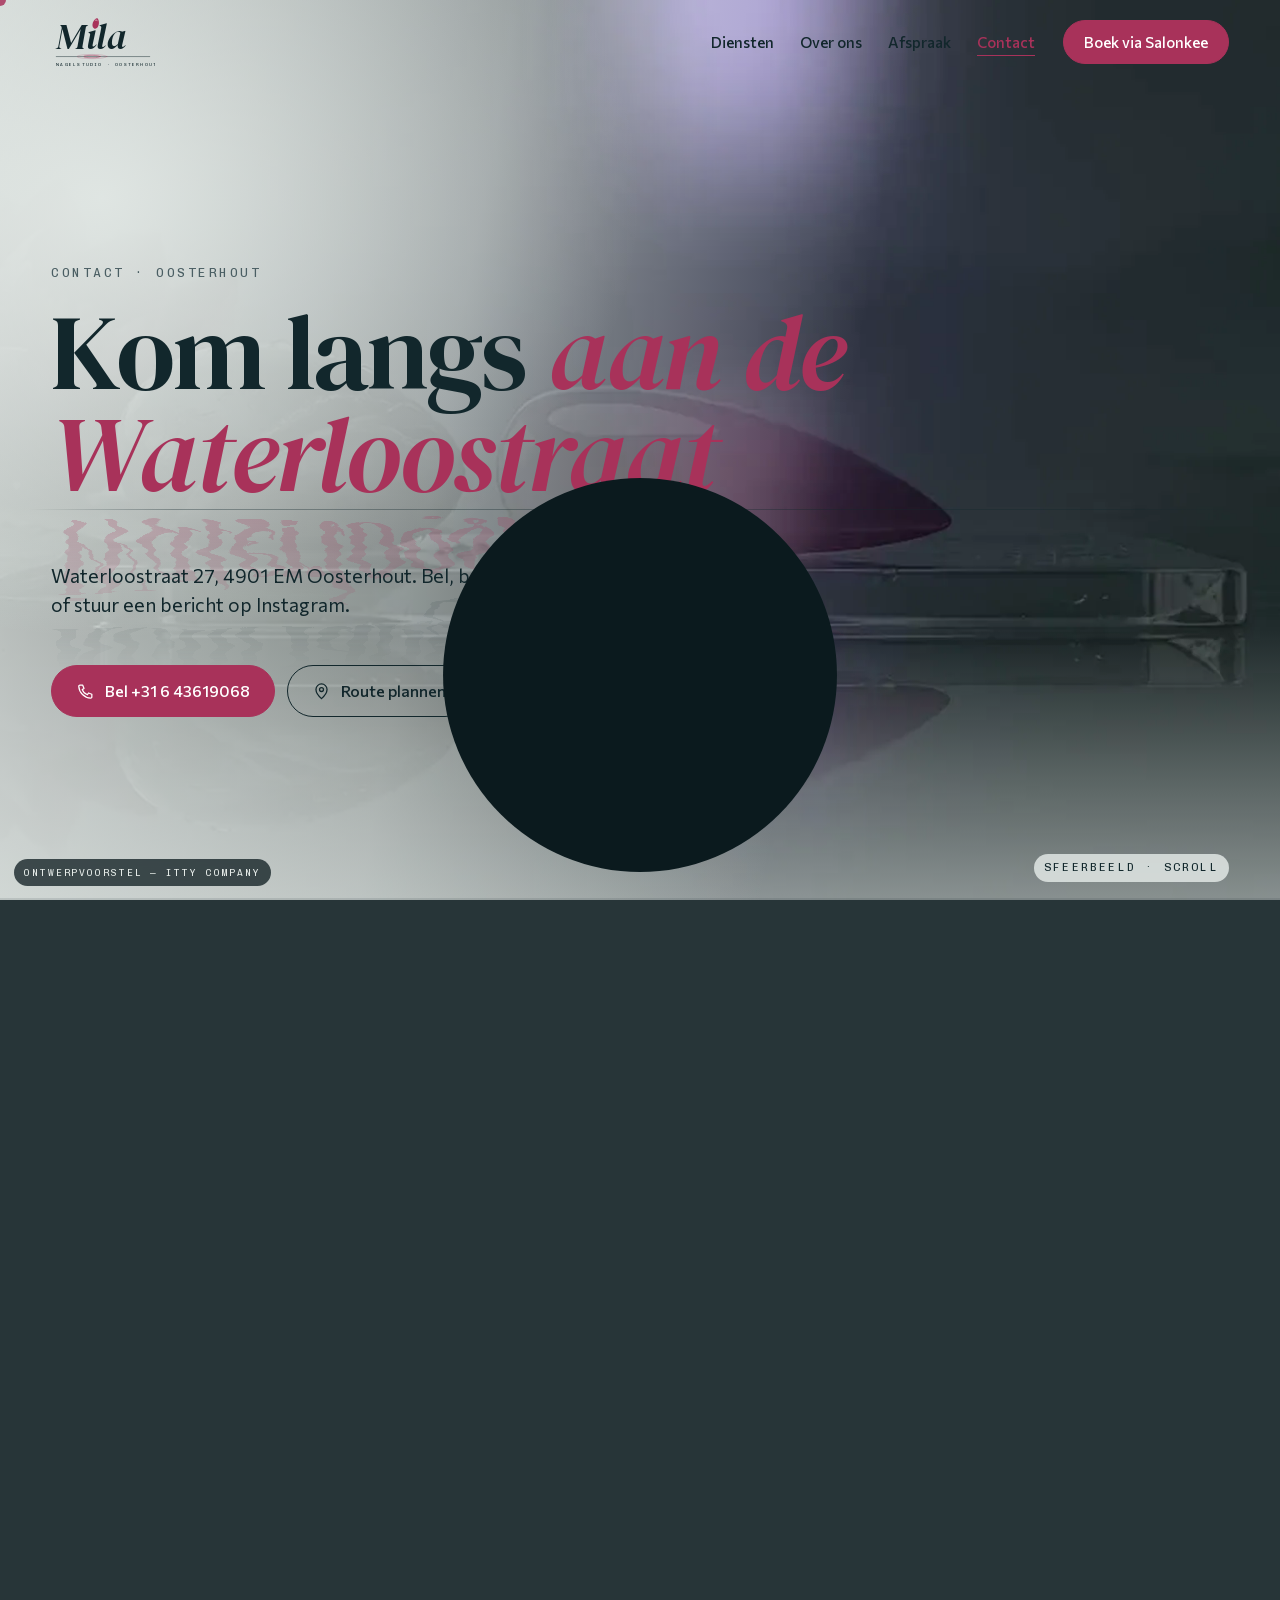
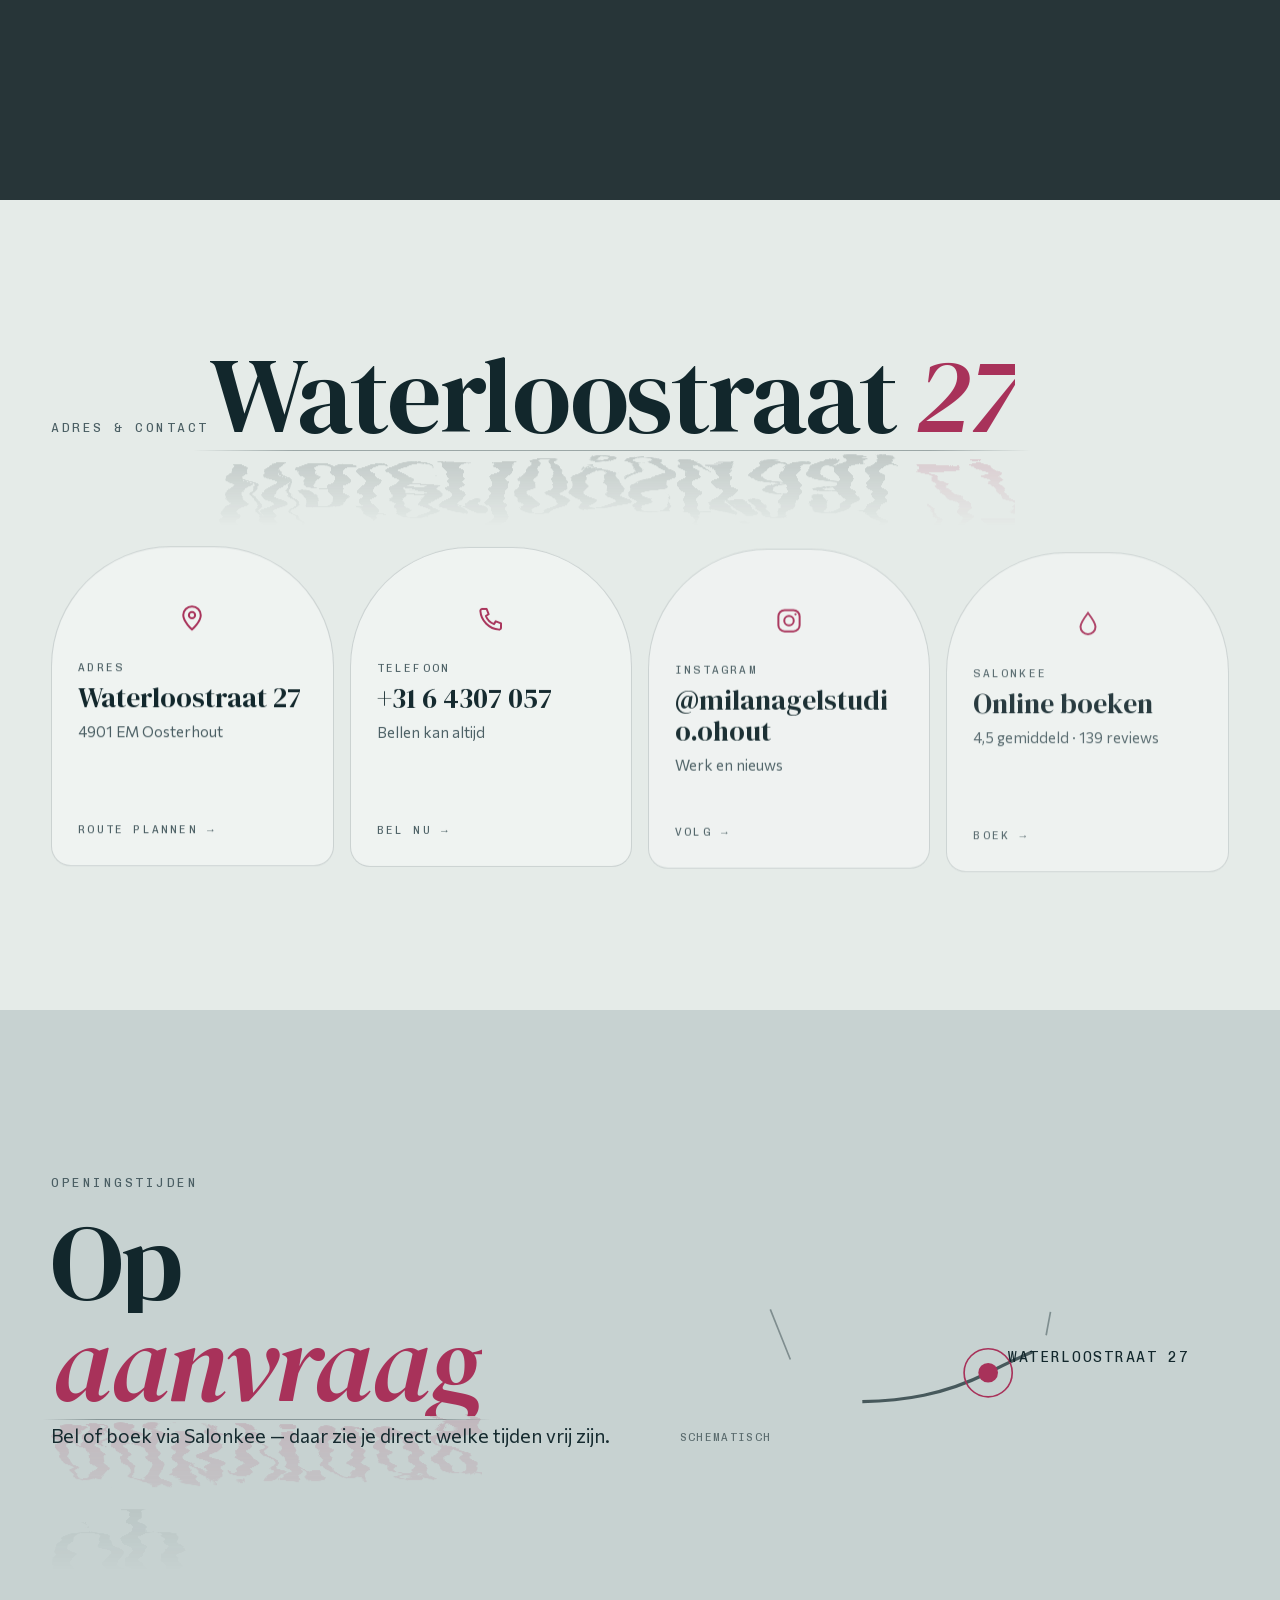
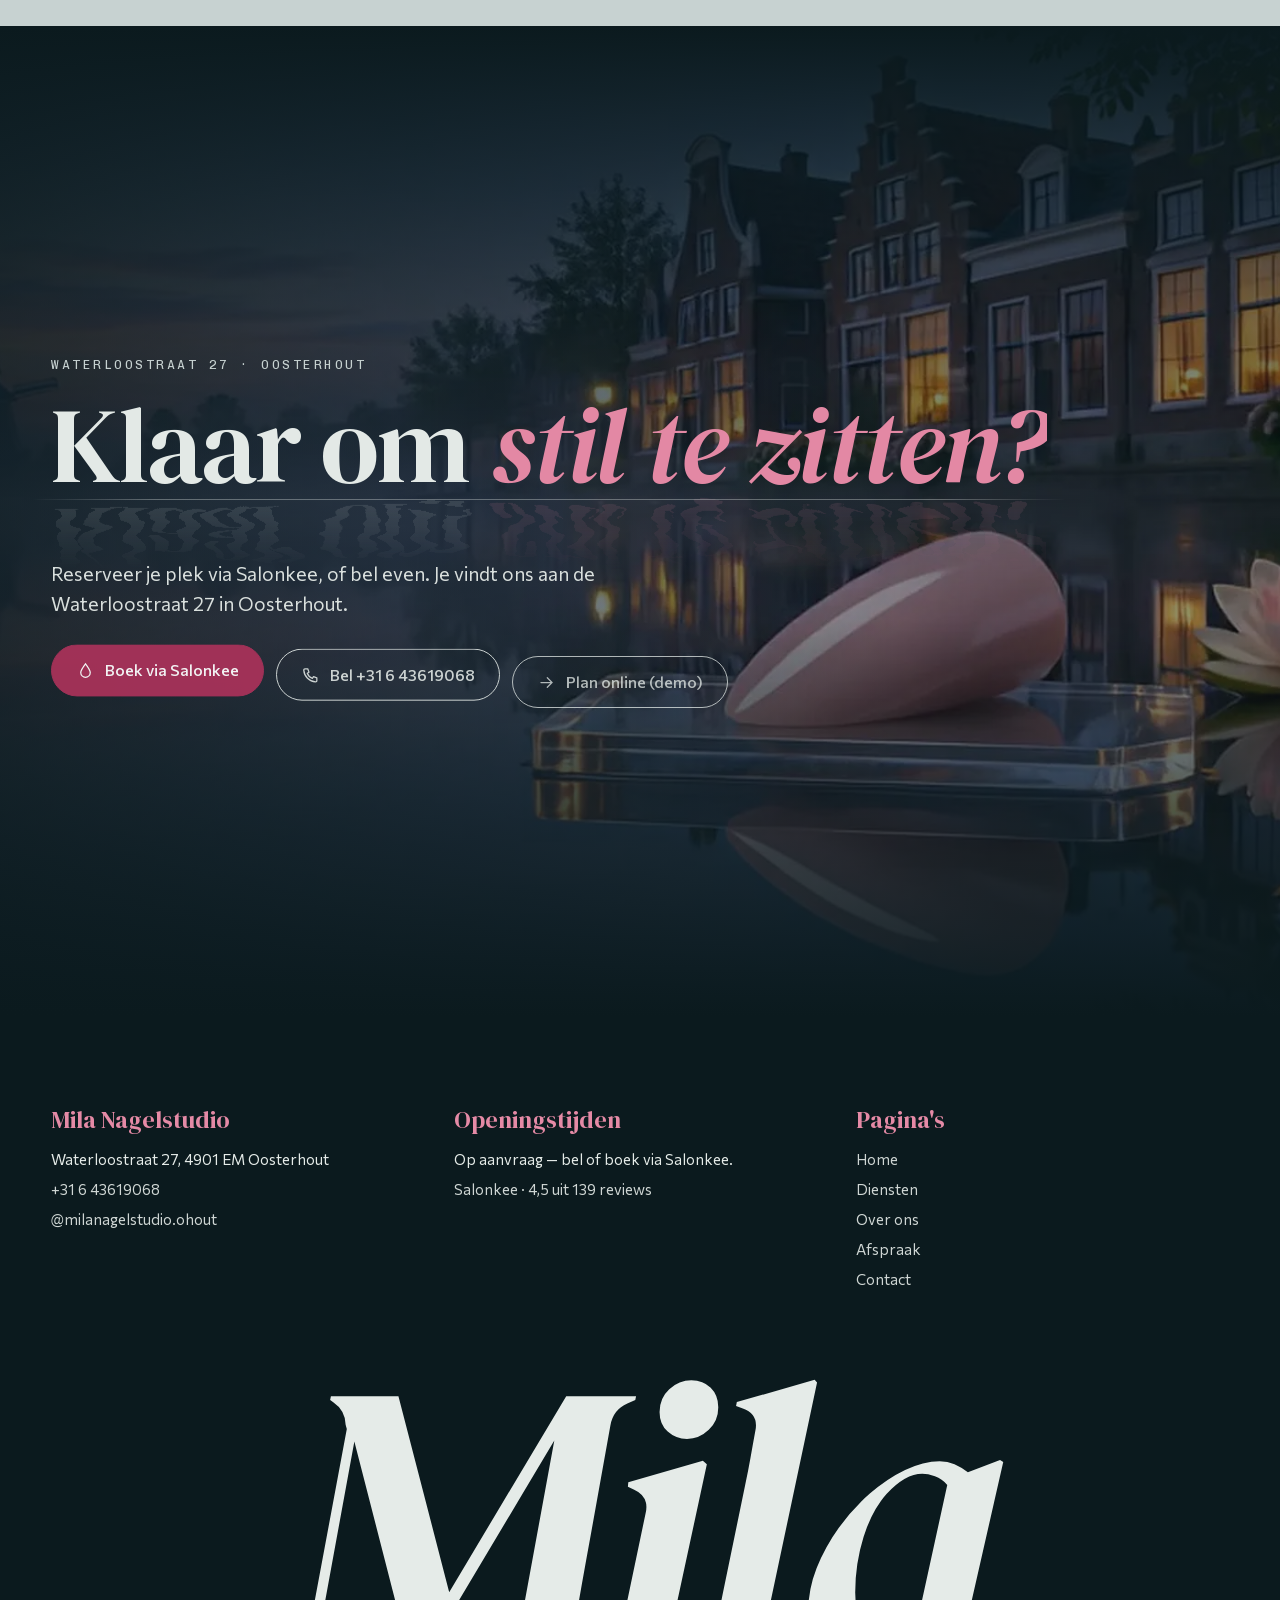
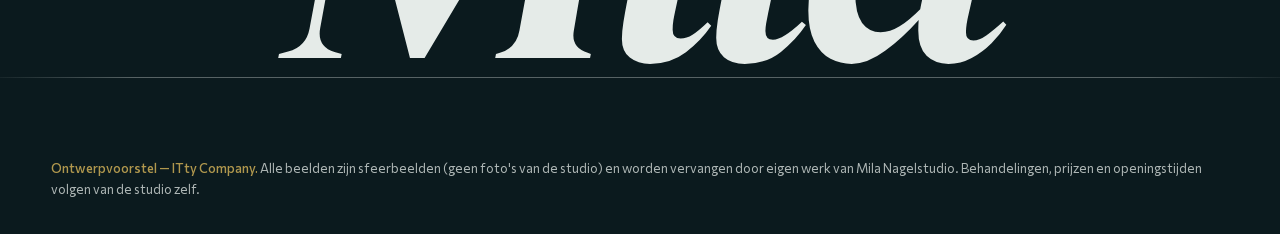
<file: contact.html>
<!DOCTYPE html>
<html lang="nl">
<head>
<meta charset="utf-8">
<meta name="viewport" content="width=device-width, initial-scale=1, viewport-fit=cover">
<title>Contact — Mila Nagelstudio, Waterloostraat 27 Oosterhout</title>
<meta name="description" content="Mila Nagelstudio, Waterloostraat 27, 4901 EM Oosterhout. Telefoon +31 6 43619068, Instagram @milanagelstudio.ohout.">
<meta name="theme-color" content="#E5EBE8">
<meta property="og:title" content="Contact — Mila Nagelstudio, Waterloostraat 27 Oosterhout">
<meta property="og:description" content="Mila Nagelstudio, Waterloostraat 27, 4901 EM Oosterhout. Telefoon +31 6 43619068, Instagram @milanagelstudio.ohout.">
<meta property="og:image" content="assets/img/k7.webp">
<meta name="robots" content="noindex">
<link rel="icon" href="favicon.svg" type="image/svg+xml">
<script>document.documentElement.classList.add('js');try{var v=JSON.parse(sessionStorage.getItem('mila-veil')||'null');if(v){document.documentElement.classList.add('veiled');window.__veil=v;sessionStorage.removeItem('mila-veil')}else if(!sessionStorage.getItem('mila-seen')){document.documentElement.classList.add('first')}}catch(e){}setTimeout(function(){document.documentElement.classList.remove('veiled','first')},5000)</script>
<link rel="preload" href="assets/fonts/DMSerifDisplay-400-latin.woff2" as="font" type="font/woff2" crossorigin>
<link rel="stylesheet" href="assets/vendor/motion-kit.css">
<link rel="stylesheet" href="assets/style.css">
<script type="importmap">{"imports":{"three":"./assets/vendor/three.module.min.js","three/addons/":"./assets/vendor/three-addons/"}}</script>
</head>
<body>
<a class="skip" href="#inhoud">Naar inhoud</a>
<svg class="defs" aria-hidden="true" width="0" height="0"><filter id="rimpel" x="-5%" y="-20%" width="110%" height="140%"><feTurbulence id="rimpel-t" type="fractalNoise" baseFrequency="0.012 0.09" numOctaves="2" seed="4" result="n"/><feDisplacementMap id="rimpel-d" in="SourceGraphic" in2="n" scale="14" xChannelSelector="R" yChannelSelector="G"/></filter></svg>
<header class="hd">
  <a class="logo" href="index.html" aria-label="Mila Nagelstudio — home"><img src="logo.svg" alt="Mila Nagelstudio" width="110" height="60"></a>
  <nav class="nav" id="menu" aria-label="Hoofdmenu"><a href="diensten.html">Diensten</a><a href="over-ons.html">Over ons</a><a href="afspraak.html">Afspraak</a><a href="contact.html" aria-current="page">Contact</a>
    <div class="mnav"><a class="btn " href="https://salonkee.nl/salon/mila-nagelstudio" target="_blank" rel="noopener" data-magnetic><svg viewBox="0 0 24 24" fill="none" stroke="currentColor" stroke-width="1.6" aria-hidden="true"><path d="M12 3c3.5 4.6 6 8 6 11a6 6 0 0 1-12 0c0-3 2.5-6.4 6-11z"/></svg><span>Boek via Salonkee</span></a><a class="btn ghost" href="tel:+31643619068" data-magnetic><svg viewBox="0 0 24 24" fill="none" stroke="currentColor" stroke-width="1.6" stroke-linecap="round" stroke-linejoin="round" aria-hidden="true"><path d="M5 4h3.5l1.6 4.2-2.2 1.4a11 11 0 0 0 6.5 6.5l1.4-2.2L20 15.5V19a1.5 1.5 0 0 1-1.6 1.5C10.6 20 4 13.4 3.5 5.6A1.5 1.5 0 0 1 5 4z"/></svg><span>Bel +31 6 43619068</span></a><p class="mono">Waterloostraat 27, 4901 EM Oosterhout</p></div>
  </nav>
  <a class="btn pill" href="https://salonkee.nl/salon/mila-nagelstudio" target="_blank" rel="noopener" data-magnetic><span>Boek via Salonkee</span></a>
  <button class="burger" type="button" aria-label="Menu" aria-expanded="false" aria-controls="menu"><span></span><span></span></button>
</header>
<main id="inhoud">
<section class="pfilm" data-film="assets/film-contact.mp4" data-film-m="assets/film-contact-m.mp4" aria-label="Van nacht naar ochtend aan het water">
  <div class="stage">
    <img class="poster" src="assets/img/film-contact-0.webp" alt="" fetchpriority="high">
    <video muted playsinline preload="auto" aria-hidden="true"></video>
    <div class="shade"></div>
    <canvas class="ripples" aria-hidden="true"></canvas>
    <div class="ph wrap">
      <span class="mono eyebrow">Contact · Oosterhout</span>
      <div class="wl big"><h1 class="wl-h" >Kom langs <em>aan de Waterloostraat</em></h1></div>
      <p class="lead">Waterloostraat 27, 4901 EM Oosterhout. Bel, boek via Salonkee of stuur een bericht op Instagram.</p>
      <div class="row"><a class="btn " href="tel:+31643619068" data-magnetic><svg viewBox="0 0 24 24" fill="none" stroke="currentColor" stroke-width="1.6" stroke-linecap="round" stroke-linejoin="round" aria-hidden="true"><path d="M5 4h3.5l1.6 4.2-2.2 1.4a11 11 0 0 0 6.5 6.5l1.4-2.2L20 15.5V19a1.5 1.5 0 0 1-1.6 1.5C10.6 20 4 13.4 3.5 5.6A1.5 1.5 0 0 1 5 4z"/></svg><span>Bel +31 6 43619068</span></a><a class="btn ghost" href="https://www.google.com/maps/search/?api=1&amp;query=Waterloostraat+27+4901+EM+Oosterhout" target="_blank" rel="noopener" data-magnetic><svg viewBox="0 0 24 24" fill="none" stroke="currentColor" stroke-width="1.6" aria-hidden="true"><path d="M12 21s-7-6.2-7-11.5A7 7 0 0 1 19 9.5C19 14.8 12 21 12 21z"/><circle cx="12" cy="9.5" r="2.5"/></svg><span>Route plannen</span></a></div>
    </div>
    <span class="mono cap">Sfeerbeeld · scroll</span>
    <div class="sbar" aria-hidden="true"><i></i></div>
  </div>
</section>

<section class="cgrid-s" data-bg="#E5EBE8" data-fg="#12272C" aria-label="Contactgegevens">
  <div class="wrap">
    <div class="sec-h"><span class="mono eyebrow">Adres &amp; contact</span><div class="wl big"><h2 class="wl-h" data-split="lines">Waterloostraat <em>27</em></h2></div></div>
    <div class="cgrid" data-reveal="up" data-stagger>
      <a class="cc" href="https://www.google.com/maps/search/?api=1&amp;query=Waterloostraat+27+4901+EM+Oosterhout" target="_blank" rel="noopener" data-tilt><svg viewBox="0 0 24 24" fill="none" stroke="currentColor" stroke-width="1.6" aria-hidden="true"><path d="M12 21s-7-6.2-7-11.5A7 7 0 0 1 19 9.5C19 14.8 12 21 12 21z"/><circle cx="12" cy="9.5" r="2.5"/></svg><span class="mono">Adres</span><b>Waterloostraat 27</b><small>4901 EM Oosterhout</small><em class="mono">Route plannen →</em></a>
      <a class="cc" href="tel:+31643619068" data-tilt><svg viewBox="0 0 24 24" fill="none" stroke="currentColor" stroke-width="1.6" stroke-linecap="round" stroke-linejoin="round" aria-hidden="true"><path d="M5 4h3.5l1.6 4.2-2.2 1.4a11 11 0 0 0 6.5 6.5l1.4-2.2L20 15.5V19a1.5 1.5 0 0 1-1.6 1.5C10.6 20 4 13.4 3.5 5.6A1.5 1.5 0 0 1 5 4z"/></svg><span class="mono">Telefoon</span><b class="scr" data-scr="+31 6 43619068">+31 6 43619068</b><small>Bellen kan altijd</small><em class="mono">Bel nu →</em></a>
      <a class="cc" href="https://www.instagram.com/milanagelstudio.ohout/" target="_blank" rel="noopener" data-tilt><svg viewBox="0 0 24 24" fill="none" stroke="currentColor" stroke-width="1.6" aria-hidden="true"><rect x="3.5" y="3.5" width="17" height="17" rx="5"/><circle cx="12" cy="12" r="3.8"/><circle cx="17.2" cy="6.8" r=".9" fill="currentColor" stroke="none"/></svg><span class="mono">Instagram</span><b>@milanagelstudio.ohout</b><small>Werk en nieuws</small><em class="mono">Volg →</em></a>
      <a class="cc" href="https://salonkee.nl/salon/mila-nagelstudio" target="_blank" rel="noopener" data-tilt><svg viewBox="0 0 24 24" fill="none" stroke="currentColor" stroke-width="1.6" aria-hidden="true"><path d="M12 3c3.5 4.6 6 8 6 11a6 6 0 0 1-12 0c0-3 2.5-6.4 6-11z"/></svg><span class="mono">Salonkee</span><b>Online boeken</b><small>4,5 gemiddeld · 139 reviews</small><em class="mono">Boek →</em></a>
    </div>
  </div>
</section>
<section class="straat" data-bg="#C7D2D1" data-fg="#12272C" aria-label="Openingstijden en route">
  <div class="wrap straat-g">
    <div><span class="mono eyebrow">Openingstijden</span><div class="wl big"><h2 class="wl-h" data-split="lines">Op <em>aanvraag</em></h2></div><p class="lead" data-reveal="up">Bel of boek via Salonkee — daar zie je direct welke tijden vrij zijn.</p></div>
    <svg class="route" viewBox="0 0 520 300" aria-label="Schematische weergave: Waterloostraat 27"><path class="dr st" d="M10 230 C 120 210, 200 250, 300 200 S 450 140, 510 150"/><path class="dr st thin" d="M60 40 L 160 290"/><path class="dr st thin" d="M380 20 L 330 290"/>
      <g class="pinm"><circle cx="300" cy="200" r="9"/><circle class="pp" cx="300" cy="200" r="22"/></g><text x="318" y="190" class="mono">Waterloostraat 27</text><text x="18" y="262" class="mono t2">schematisch</text></svg>
  </div>
</section>
<section class="finale" data-bg="#0B1A1E" data-fg="#E5EBE8" aria-label="Afspraak maken">
  <div class="fin-bg" data-finfilm="assets/film-over.mp4" data-finfilm-m="assets/film-over-m.mp4"><img src="assets/img/k7.webp" alt="" loading="lazy"><video muted playsinline preload="none" aria-hidden="true"></video><div class="fade"></div></div>
  <canvas class="ripples" aria-hidden="true"></canvas>
  <div class="wrap fin-in">
    <span class="mono eyebrow">Waterloostraat 27 · Oosterhout</span>
    <div class="wl big"><h2 class="wl-h" data-split="lines">Klaar om <em>stil te zitten?</em></h2></div>
    <p class="lead" data-reveal="up">Reserveer je plek via Salonkee, of bel even. Je vindt ons aan de Waterloostraat 27 in Oosterhout.</p>
    <div class="row" data-reveal="up" data-stagger><a class="btn " href="https://salonkee.nl/salon/mila-nagelstudio" target="_blank" rel="noopener" data-magnetic><svg viewBox="0 0 24 24" fill="none" stroke="currentColor" stroke-width="1.6" aria-hidden="true"><path d="M12 3c3.5 4.6 6 8 6 11a6 6 0 0 1-12 0c0-3 2.5-6.4 6-11z"/></svg><span>Boek via Salonkee</span></a><a class="btn ghost" href="tel:+31643619068" data-magnetic><svg viewBox="0 0 24 24" fill="none" stroke="currentColor" stroke-width="1.6" stroke-linecap="round" stroke-linejoin="round" aria-hidden="true"><path d="M5 4h3.5l1.6 4.2-2.2 1.4a11 11 0 0 0 6.5 6.5l1.4-2.2L20 15.5V19a1.5 1.5 0 0 1-1.6 1.5C10.6 20 4 13.4 3.5 5.6A1.5 1.5 0 0 1 5 4z"/></svg><span>Bel +31 6 43619068</span></a><a class="btn ghost" href="afspraak.html" data-magnetic><svg viewBox="0 0 24 24" fill="none" stroke="currentColor" stroke-width="1.6" stroke-linecap="round" aria-hidden="true"><path d="M5 12h14M13 6l6 6-6 6"/></svg><span>Plan online (demo)</span></a></div>
  </div>
</section>
</main>
<footer class="ft" data-bg="#0B1A1E" data-fg="#E5EBE8">
  <div class="wrap ft-grid">
    <div><b>Mila Nagelstudio</b><span>Waterloostraat 27, 4901 EM Oosterhout</span><a href="tel:+31643619068">+31 6 43619068</a><a href="https://www.instagram.com/milanagelstudio.ohout/" target="_blank" rel="noopener">@milanagelstudio.ohout</a></div>
    <div><b>Openingstijden</b><span>Op aanvraag — bel of boek via Salonkee.</span><a href="https://salonkee.nl/salon/mila-nagelstudio" target="_blank" rel="noopener">Salonkee · 4,5 uit 139 reviews</a></div>
    <div><b>Pagina's</b><a href="index.html">Home</a><a href="diensten.html">Diensten</a><a href="over-ons.html">Over ons</a><a href="afspraak.html">Afspraak</a><a href="contact.html">Contact</a></div>
  </div>
  <div class="wl fit" aria-hidden="true"><span class="wl-h fitword">Mila</span></div>
  <p class="wrap demo"><strong>Ontwerpvoorstel — ITty Company.</strong> Alle beelden zijn sfeerbeelden (geen foto's van de studio) en worden vervangen door eigen werk van Mila Nagelstudio. Behandelingen, prijzen en openingstijden volgen van de studio zelf.</p>
</footer>
<div class="ctabar"><a class="btn " href="https://salonkee.nl/salon/mila-nagelstudio" target="_blank" rel="noopener"><svg viewBox="0 0 24 24" fill="none" stroke="currentColor" stroke-width="1.6" aria-hidden="true"><path d="M12 3c3.5 4.6 6 8 6 11a6 6 0 0 1-12 0c0-3 2.5-6.4 6-11z"/></svg><span>Boek</span></a><a class="btn ghost" href="tel:+31643619068"><svg viewBox="0 0 24 24" fill="none" stroke="currentColor" stroke-width="1.6" stroke-linecap="round" stroke-linejoin="round" aria-hidden="true"><path d="M5 4h3.5l1.6 4.2-2.2 1.4a11 11 0 0 0 6.5 6.5l1.4-2.2L20 15.5V19a1.5 1.5 0 0 1-1.6 1.5C10.6 20 4 13.4 3.5 5.6A1.5 1.5 0 0 1 5 4z"/></svg><span>Bel</span></a></div>
<div class="demo-pill mono">Ontwerpvoorstel — ITty Company</div>
<div class="mk-cursor" aria-hidden="true"></div>
<div id="veil" aria-hidden="true"><svg class="pre" viewBox="0 0 200 200"><path class="pdrop" d="M100 40c9 12 15 21 15 29a15 15 0 0 1-30 0c0-8 6-17 15-29z"/><ellipse class="pr" cx="100" cy="150" rx="20" ry="5"/><ellipse class="pr" cx="100" cy="150" rx="48" ry="11"/><ellipse class="pr" cx="100" cy="150" rx="80" ry="18"/></svg><span class="mono plbl">Mila · Oosterhout</span></div>
<script src="assets/vendor/lenis.min.js"></script>
<script src="assets/vendor/gsap/gsap.min.js"></script>
<script src="assets/vendor/gsap/ScrollTrigger.min.js"></script>
<script src="assets/vendor/gsap/SplitText.min.js"></script>
<script src="assets/vendor/gsap/Flip.min.js"></script>
<script src="assets/vendor/gsap/DrawSVGPlugin.min.js"></script>
<script src="assets/vendor/gsap/ScrambleTextPlugin.min.js"></script>
<script type="module" src="assets/site.js"></script>
</body>
</html>
</file>
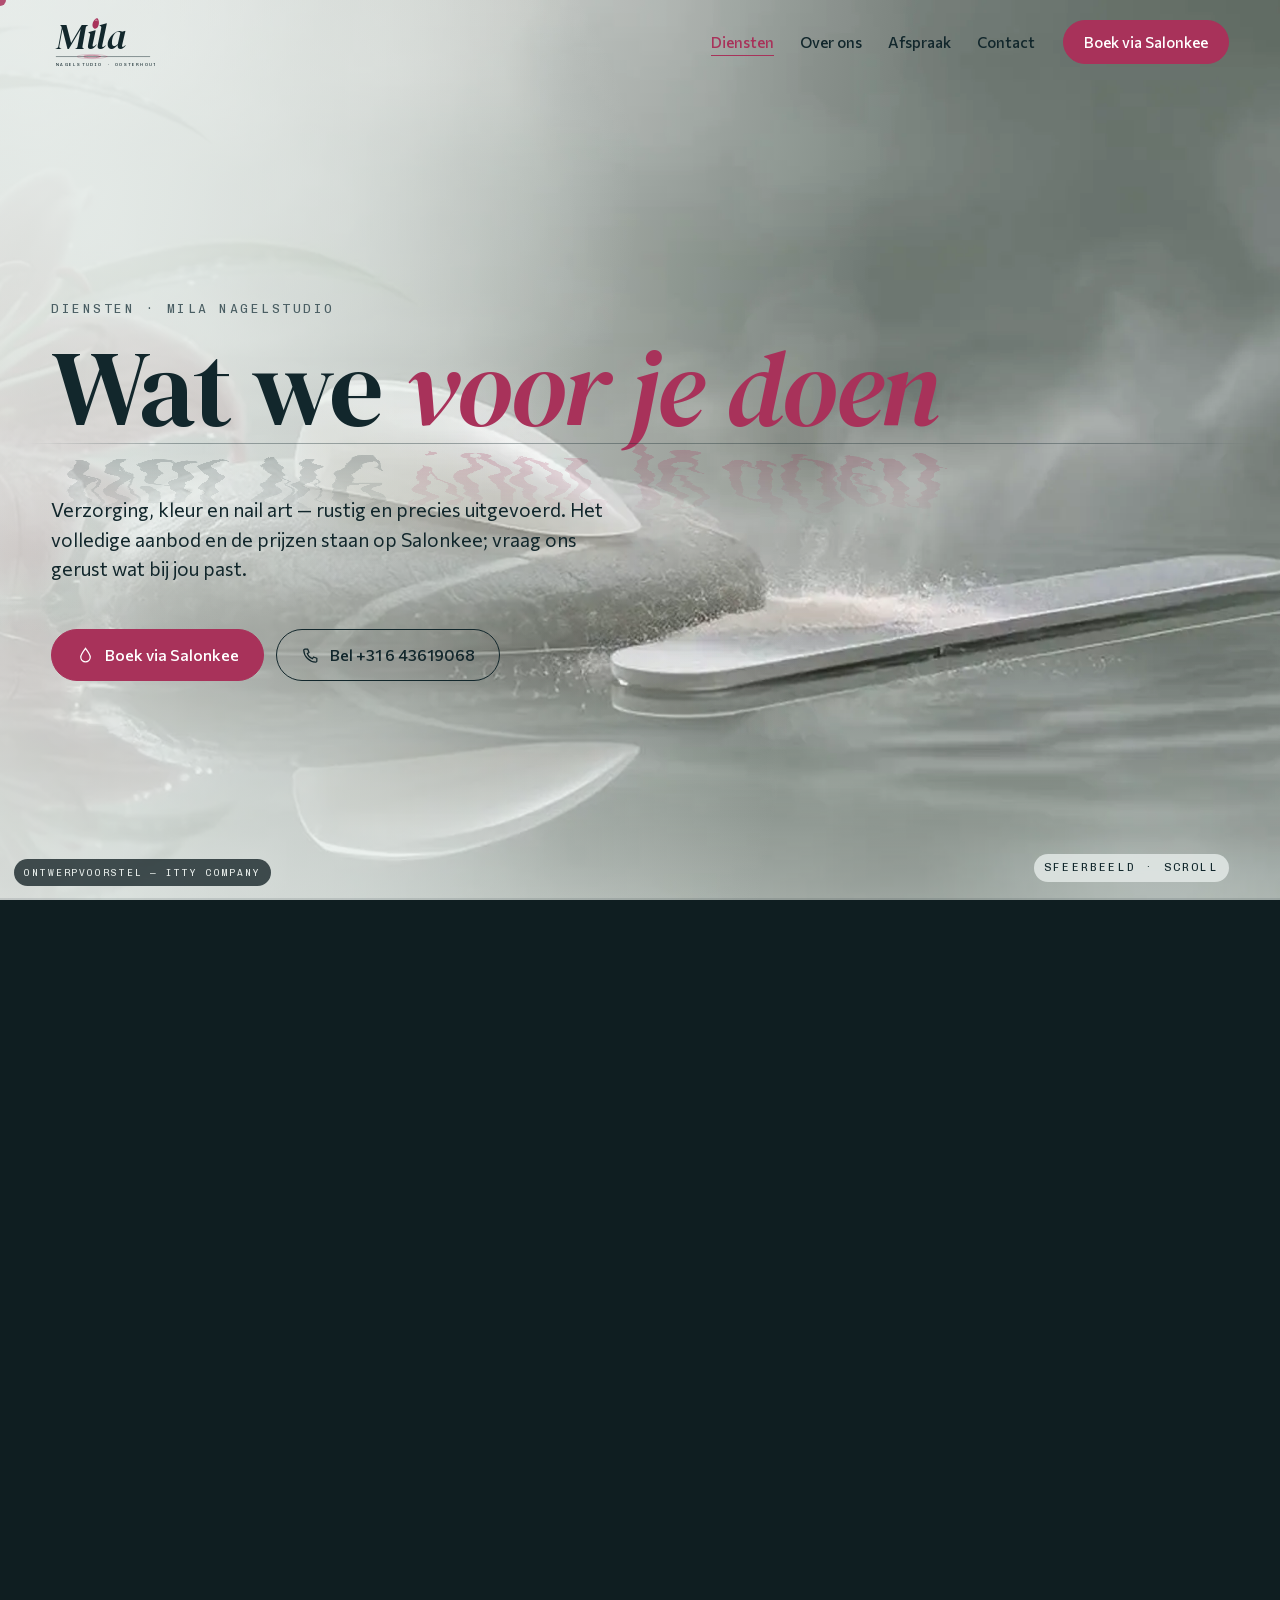
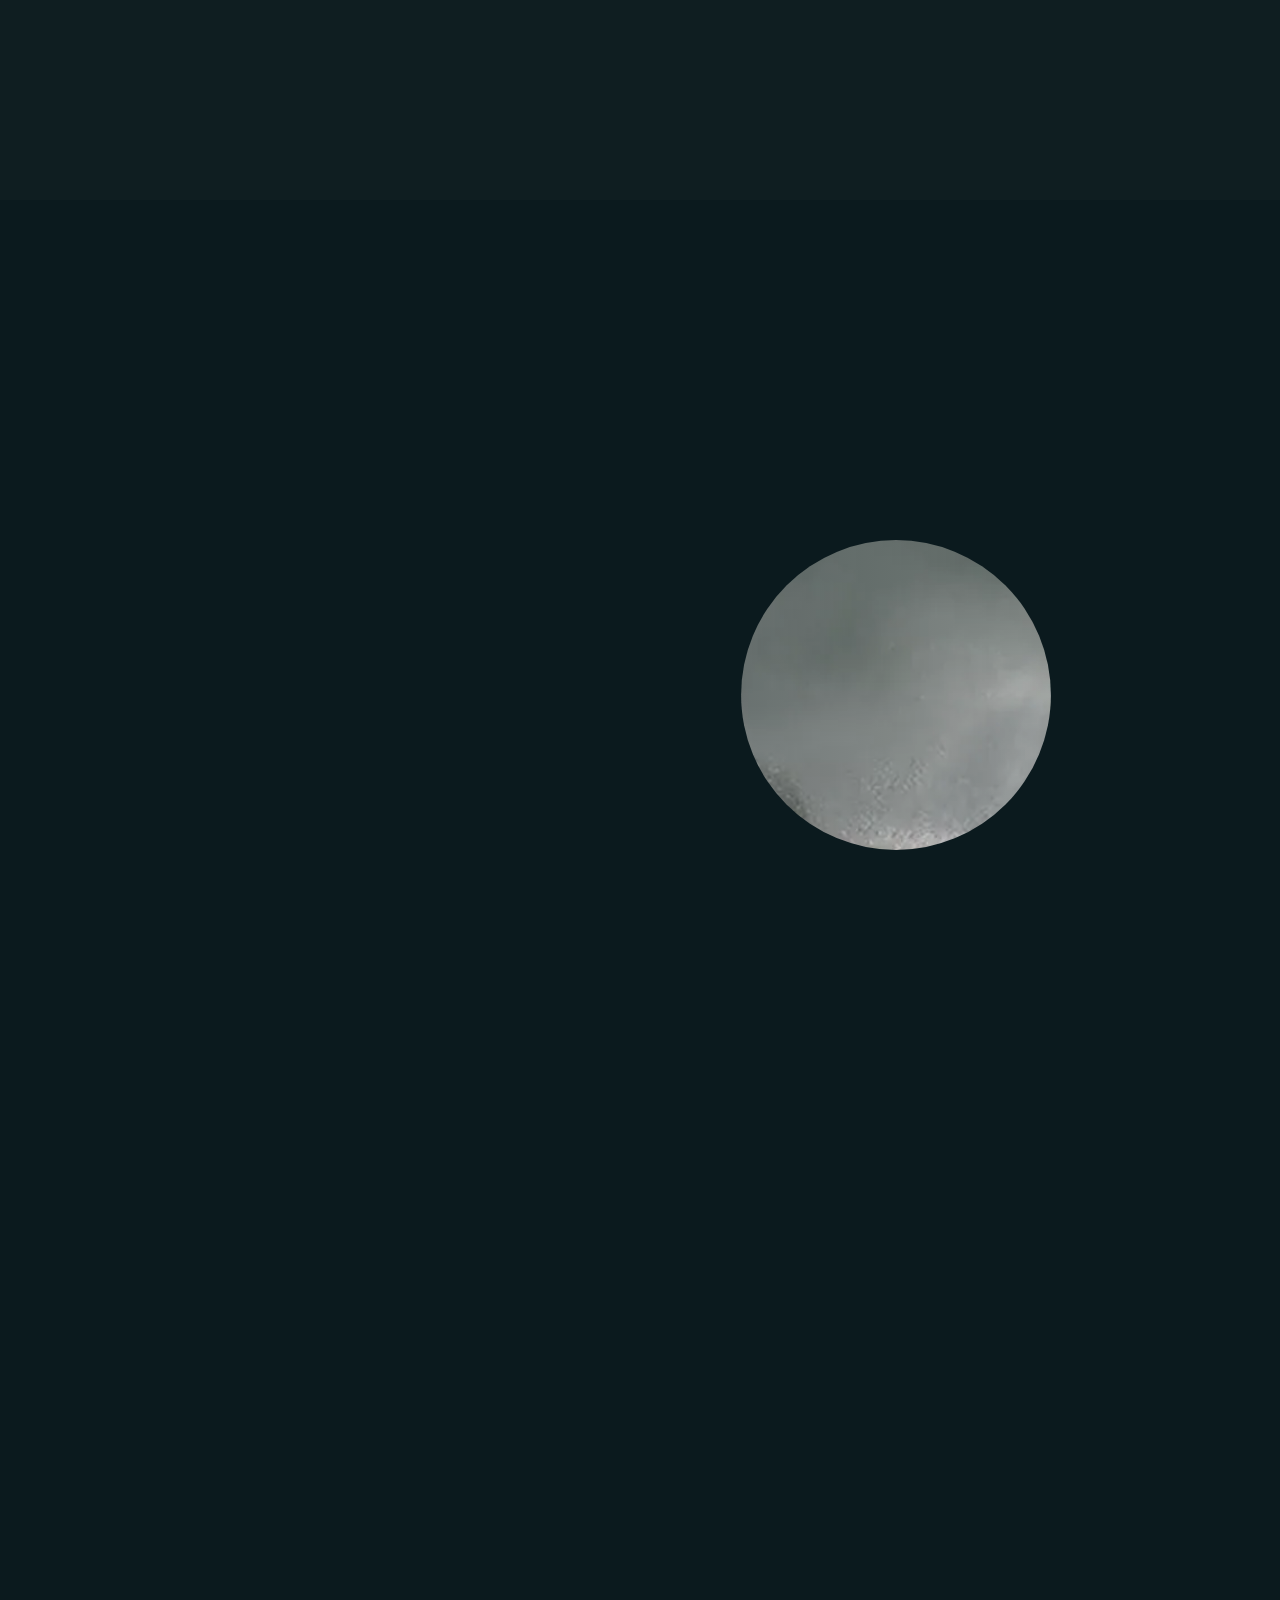
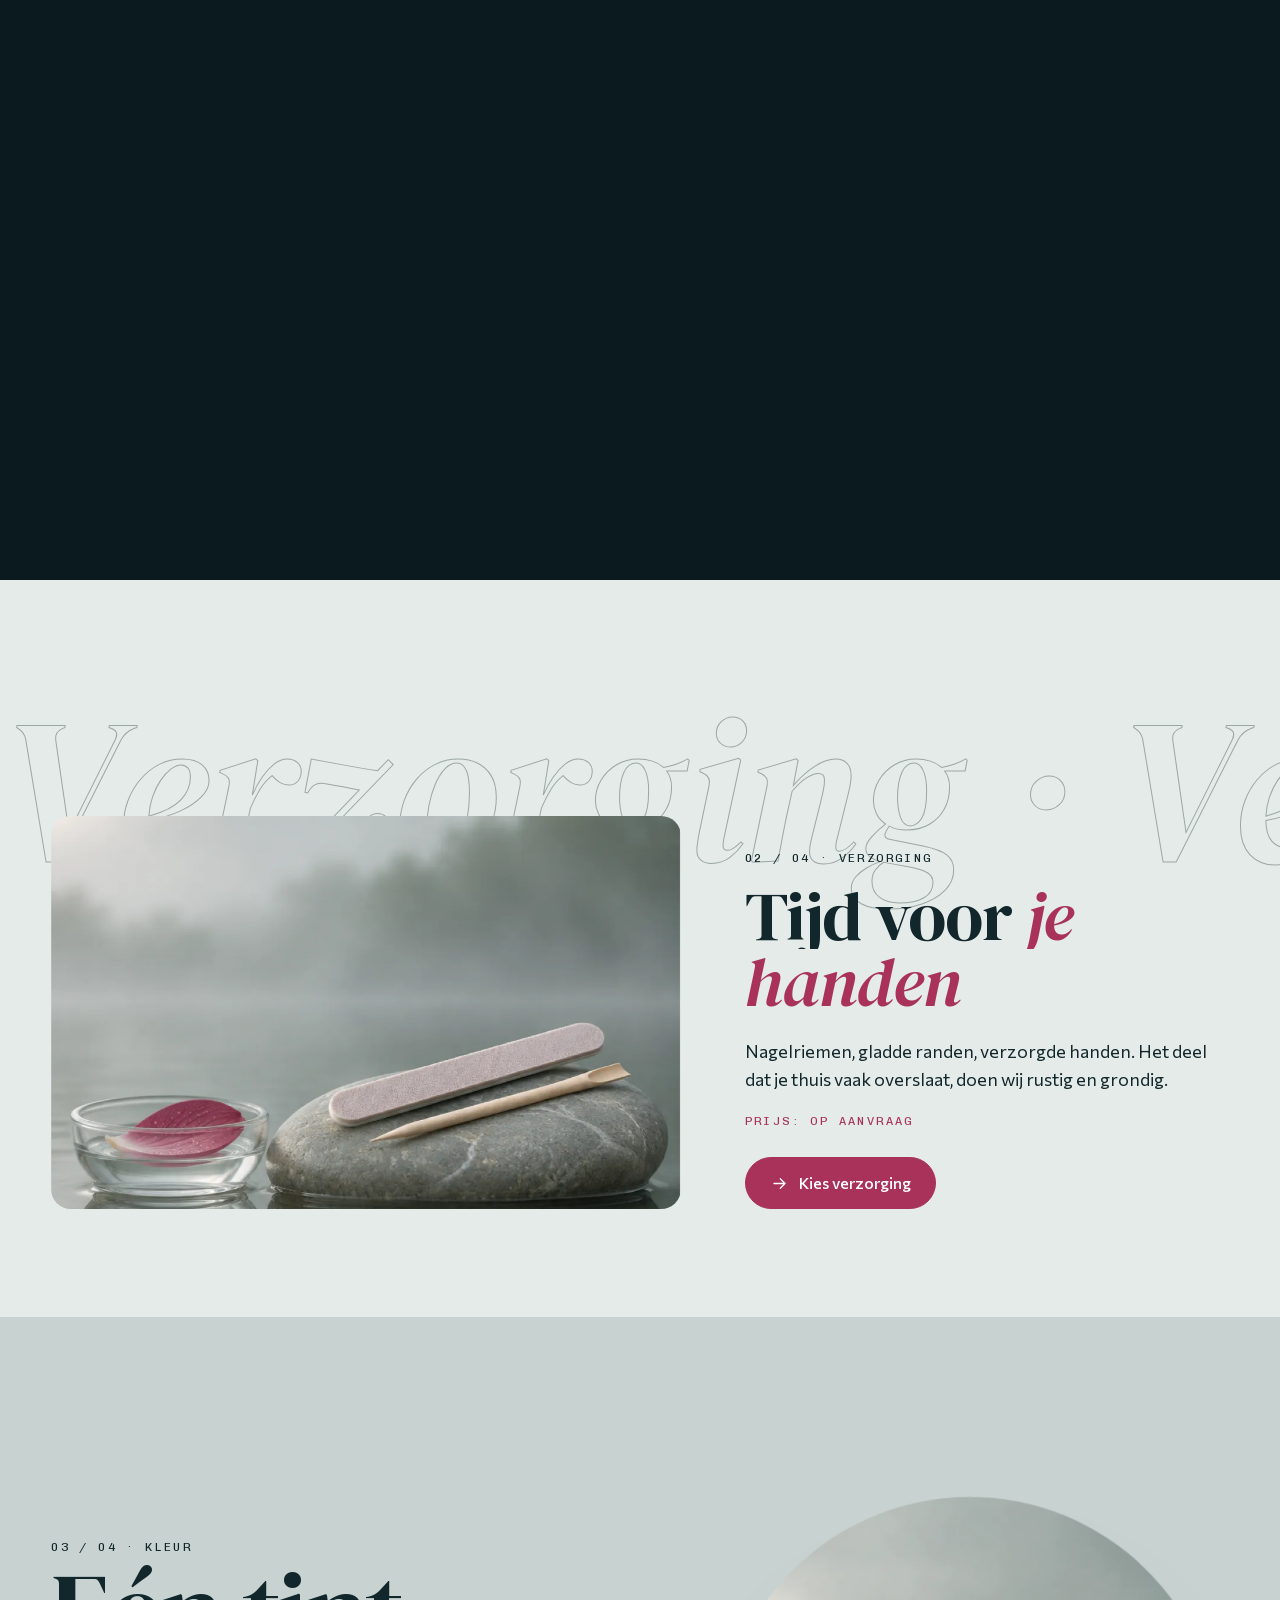
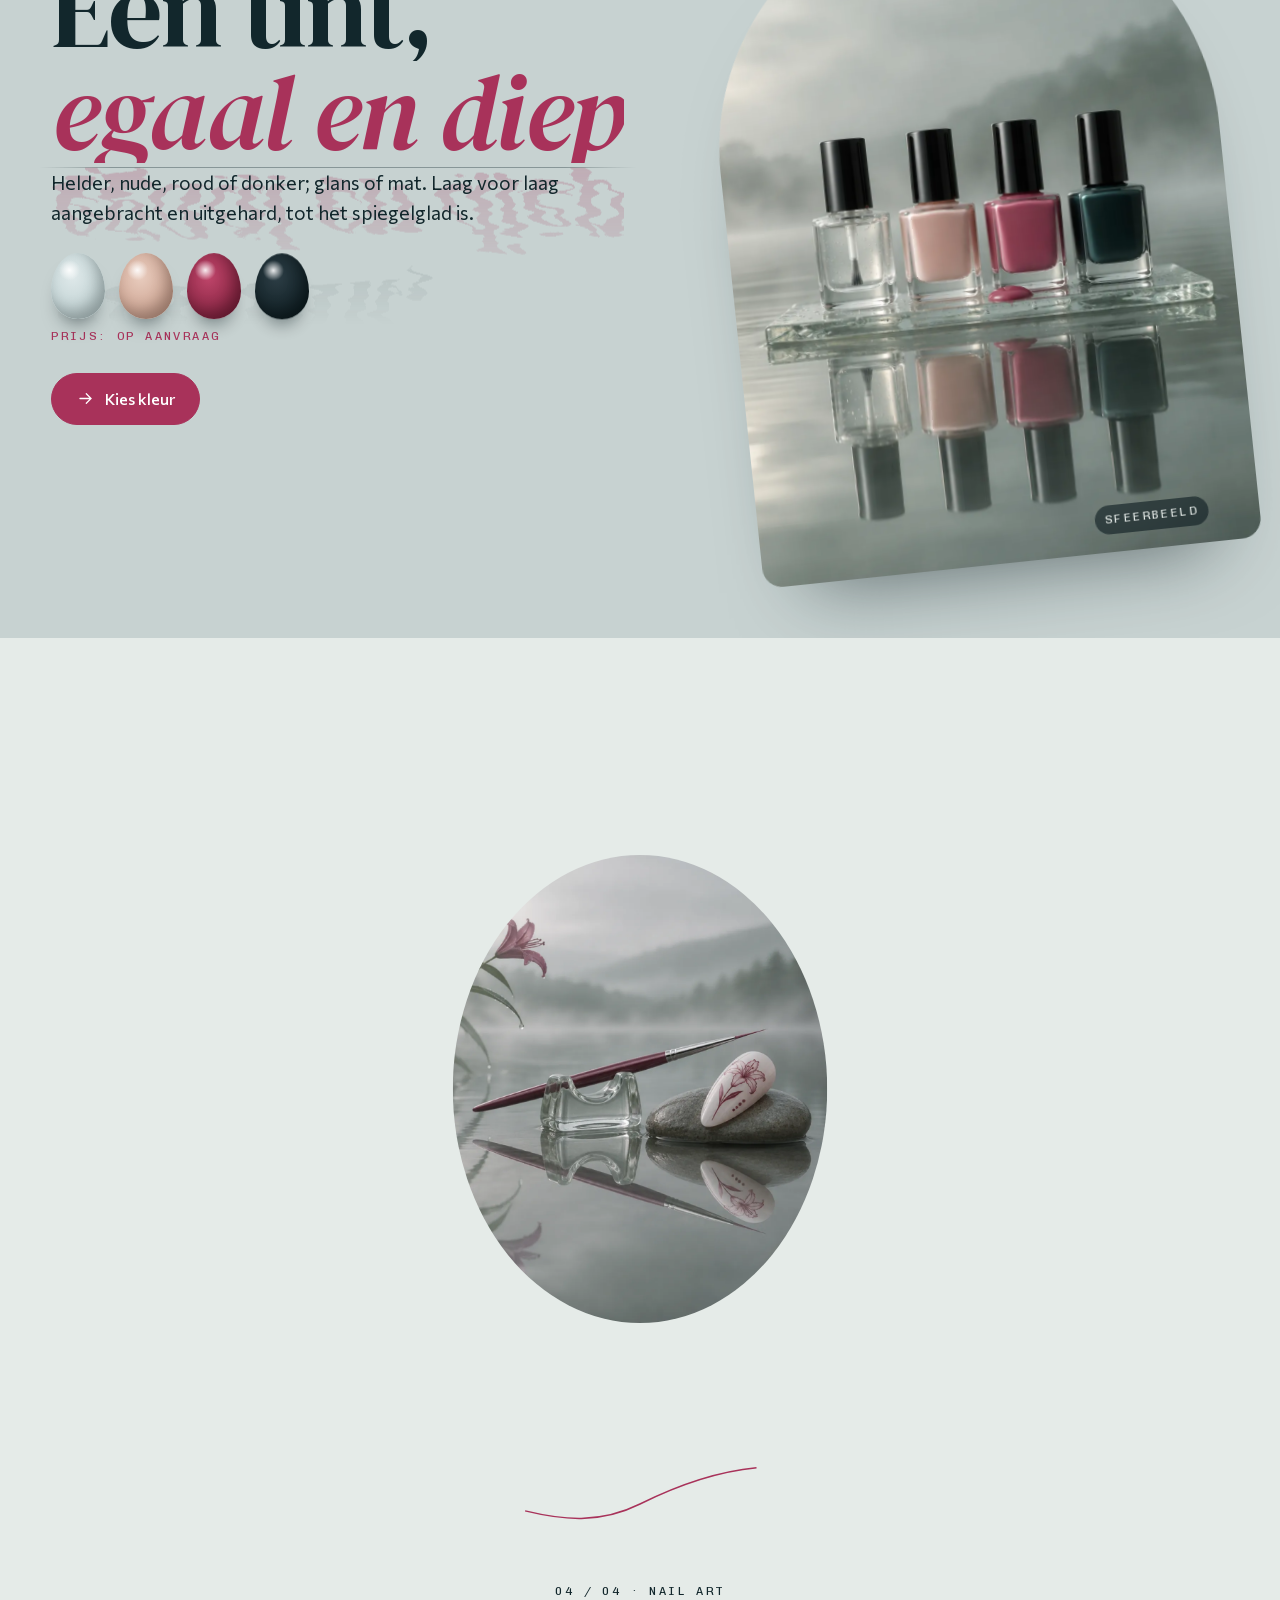
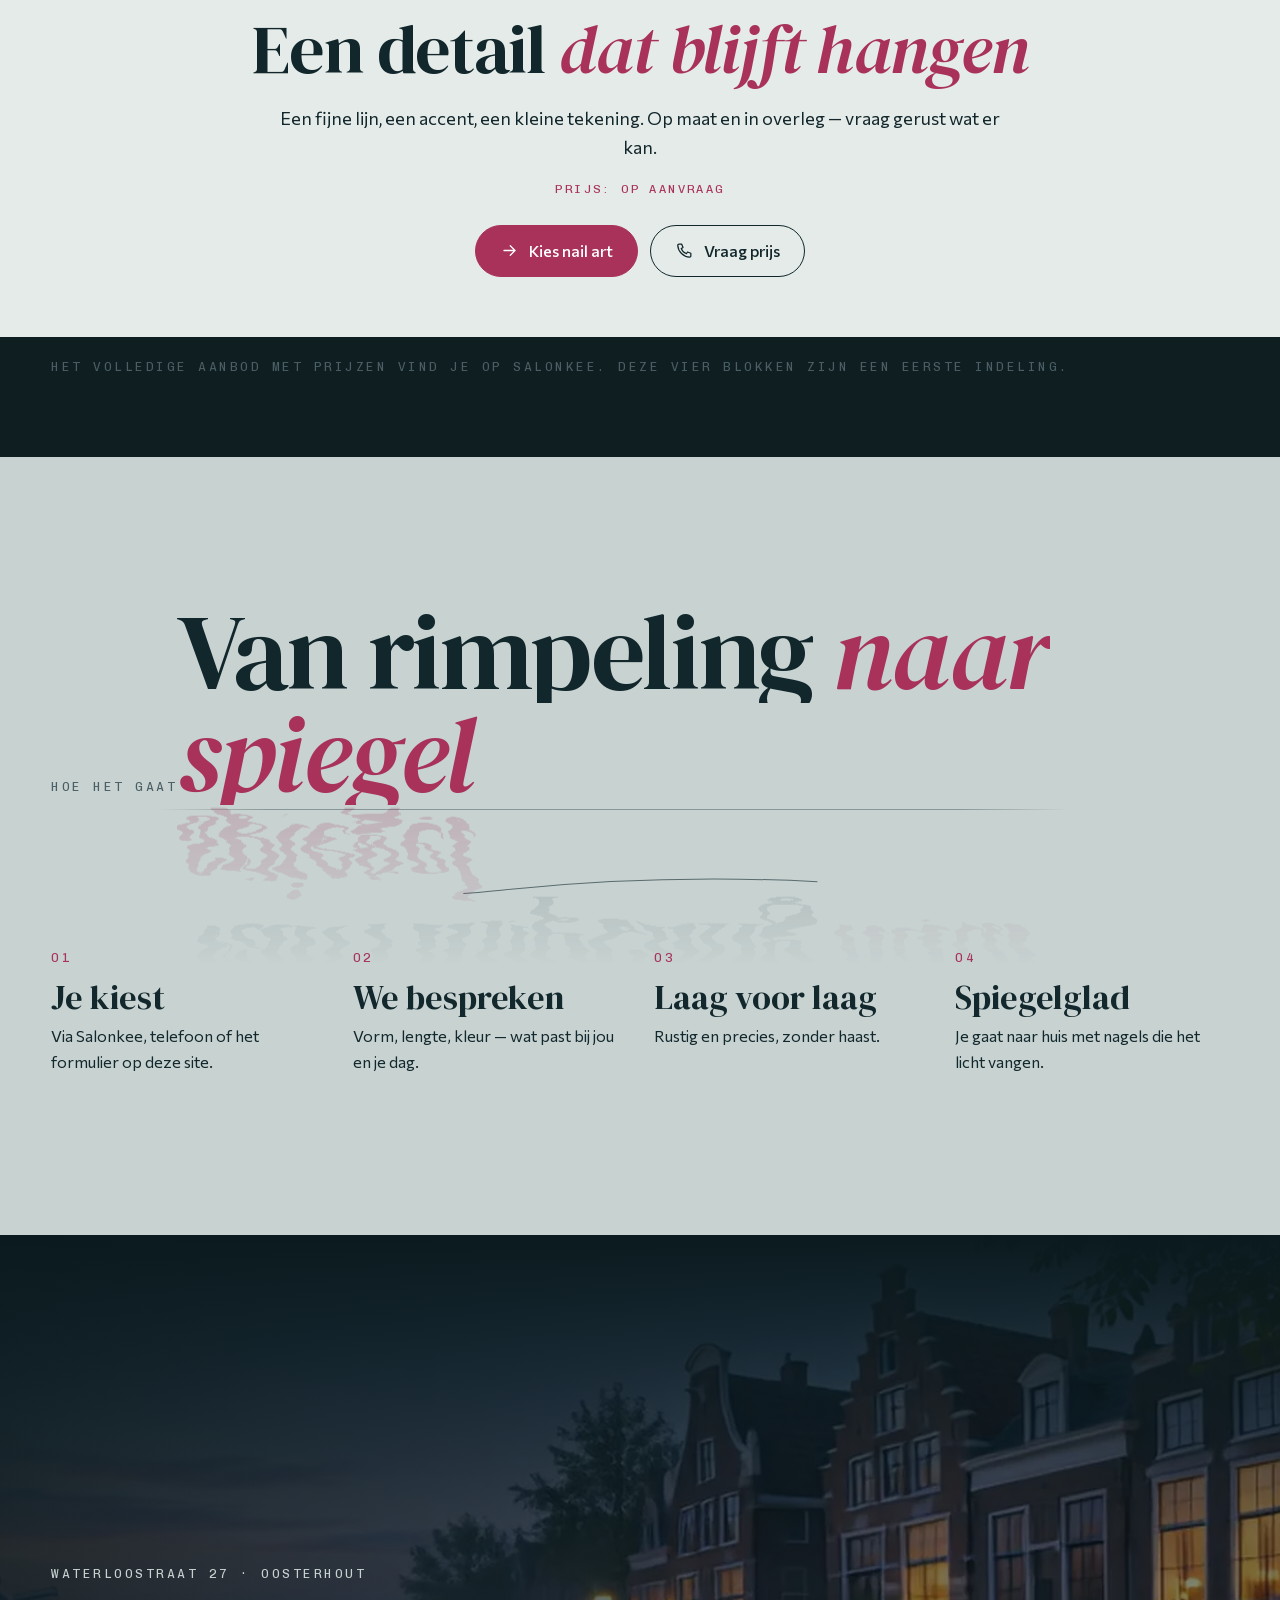
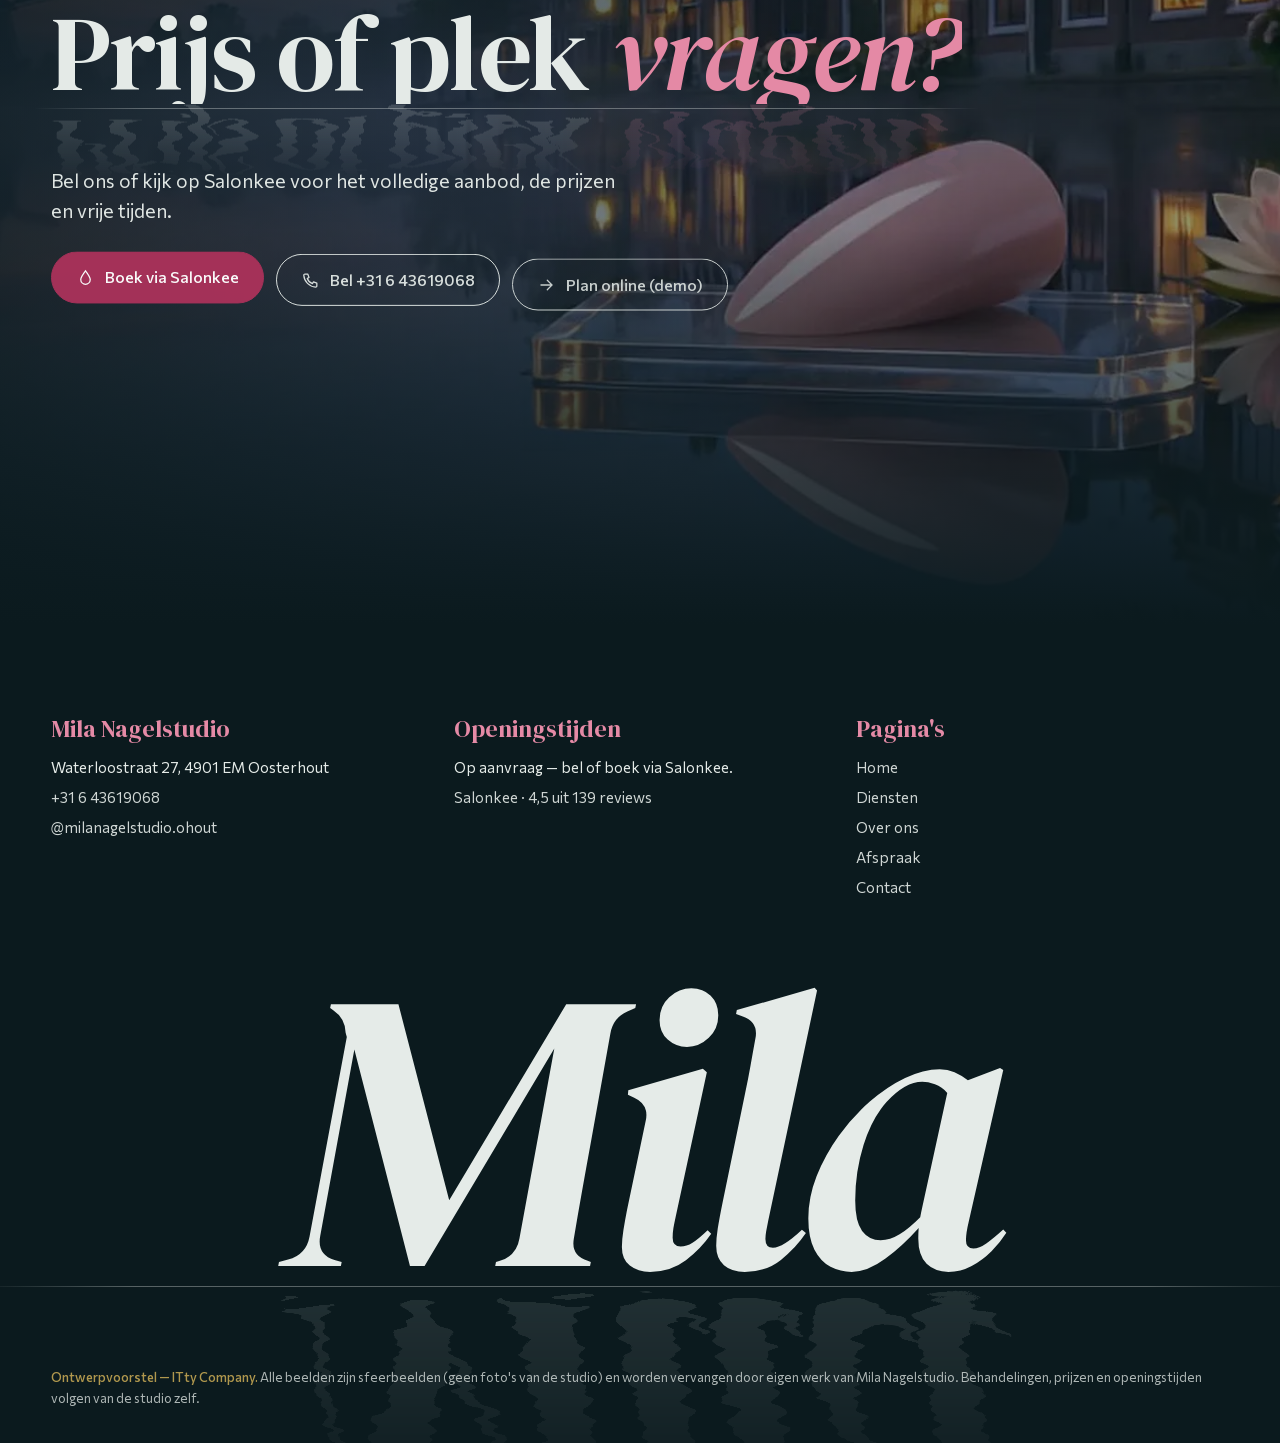
<file: diensten.html>
<!DOCTYPE html>
<html lang="nl">
<head>
<meta charset="utf-8">
<meta name="viewport" content="width=device-width, initial-scale=1, viewport-fit=cover">
<title>Diensten — Mila Nagelstudio Oosterhout</title>
<meta name="description" content="Nagels, verzorging, kleur en nail art bij Mila Nagelstudio aan de Waterloostraat 27 in Oosterhout. Prijzen op aanvraag.">
<meta name="theme-color" content="#E5EBE8">
<meta property="og:title" content="Diensten — Mila Nagelstudio Oosterhout">
<meta property="og:description" content="Nagels, verzorging, kleur en nail art bij Mila Nagelstudio aan de Waterloostraat 27 in Oosterhout. Prijzen op aanvraag.">
<meta property="og:image" content="assets/img/k3.webp">
<meta name="robots" content="noindex">
<link rel="icon" href="favicon.svg" type="image/svg+xml">
<script>document.documentElement.classList.add('js');try{var v=JSON.parse(sessionStorage.getItem('mila-veil')||'null');if(v){document.documentElement.classList.add('veiled');window.__veil=v;sessionStorage.removeItem('mila-veil')}else if(!sessionStorage.getItem('mila-seen')){document.documentElement.classList.add('first')}}catch(e){}setTimeout(function(){document.documentElement.classList.remove('veiled','first')},5000)</script>
<link rel="preload" href="assets/fonts/DMSerifDisplay-400-latin.woff2" as="font" type="font/woff2" crossorigin>
<link rel="stylesheet" href="assets/vendor/motion-kit.css">
<link rel="stylesheet" href="assets/style.css">
<script type="importmap">{"imports":{"three":"./assets/vendor/three.module.min.js","three/addons/":"./assets/vendor/three-addons/"}}</script>
</head>
<body>
<a class="skip" href="#inhoud">Naar inhoud</a>
<svg class="defs" aria-hidden="true" width="0" height="0"><filter id="rimpel" x="-5%" y="-20%" width="110%" height="140%"><feTurbulence id="rimpel-t" type="fractalNoise" baseFrequency="0.012 0.09" numOctaves="2" seed="4" result="n"/><feDisplacementMap id="rimpel-d" in="SourceGraphic" in2="n" scale="14" xChannelSelector="R" yChannelSelector="G"/></filter></svg>
<header class="hd">
  <a class="logo" href="index.html" aria-label="Mila Nagelstudio — home"><img src="logo.svg" alt="Mila Nagelstudio" width="110" height="60"></a>
  <nav class="nav" id="menu" aria-label="Hoofdmenu"><a href="diensten.html" aria-current="page">Diensten</a><a href="over-ons.html">Over ons</a><a href="afspraak.html">Afspraak</a><a href="contact.html">Contact</a>
    <div class="mnav"><a class="btn " href="https://salonkee.nl/salon/mila-nagelstudio" target="_blank" rel="noopener" data-magnetic><svg viewBox="0 0 24 24" fill="none" stroke="currentColor" stroke-width="1.6" aria-hidden="true"><path d="M12 3c3.5 4.6 6 8 6 11a6 6 0 0 1-12 0c0-3 2.5-6.4 6-11z"/></svg><span>Boek via Salonkee</span></a><a class="btn ghost" href="tel:+31643619068" data-magnetic><svg viewBox="0 0 24 24" fill="none" stroke="currentColor" stroke-width="1.6" stroke-linecap="round" stroke-linejoin="round" aria-hidden="true"><path d="M5 4h3.5l1.6 4.2-2.2 1.4a11 11 0 0 0 6.5 6.5l1.4-2.2L20 15.5V19a1.5 1.5 0 0 1-1.6 1.5C10.6 20 4 13.4 3.5 5.6A1.5 1.5 0 0 1 5 4z"/></svg><span>Bel +31 6 43619068</span></a><p class="mono">Waterloostraat 27, 4901 EM Oosterhout</p></div>
  </nav>
  <a class="btn pill" href="https://salonkee.nl/salon/mila-nagelstudio" target="_blank" rel="noopener" data-magnetic><span>Boek via Salonkee</span></a>
  <button class="burger" type="button" aria-label="Menu" aria-expanded="false" aria-controls="menu"><span></span><span></span></button>
</header>
<main id="inhoud">
<section class="pfilm" data-film="assets/film-diensten.mp4" data-film-m="assets/film-diensten-m.mp4" aria-label="Van steen naar glas: de basislaag">
  <div class="stage">
    <img class="poster" src="assets/img/film-diensten-0.webp" alt="" fetchpriority="high">
    <video muted playsinline preload="auto" aria-hidden="true"></video>
    <div class="shade"></div>
    <canvas class="ripples" aria-hidden="true"></canvas>
    <div class="ph wrap">
      <span class="mono eyebrow">Diensten · Mila Nagelstudio</span>
      <div class="wl big"><h1 class="wl-h" >Wat we <em>voor je doen</em></h1></div>
      <p class="lead">Verzorging, kleur en nail art — rustig en precies uitgevoerd. Het volledige aanbod en de prijzen staan op Salonkee; vraag ons gerust wat bij jou past.</p>
      <div class="row"><a class="btn " href="https://salonkee.nl/salon/mila-nagelstudio" target="_blank" rel="noopener" data-magnetic><svg viewBox="0 0 24 24" fill="none" stroke="currentColor" stroke-width="1.6" aria-hidden="true"><path d="M12 3c3.5 4.6 6 8 6 11a6 6 0 0 1-12 0c0-3 2.5-6.4 6-11z"/></svg><span>Boek via Salonkee</span></a><a class="btn ghost" href="tel:+31643619068" data-magnetic><svg viewBox="0 0 24 24" fill="none" stroke="currentColor" stroke-width="1.6" stroke-linecap="round" stroke-linejoin="round" aria-hidden="true"><path d="M5 4h3.5l1.6 4.2-2.2 1.4a11 11 0 0 0 6.5 6.5l1.4-2.2L20 15.5V19a1.5 1.5 0 0 1-1.6 1.5C10.6 20 4 13.4 3.5 5.6A1.5 1.5 0 0 1 5 4z"/></svg><span>Bel +31 6 43619068</span></a></div>
    </div>
    <span class="mono cap">Sfeerbeeld · scroll</span>
    <div class="sbar" aria-hidden="true"><i></i></div>
  </div>
</section>


<section class="sv sv-mask" id="nagels" data-bg="#0B1A1E" data-fg="#E5EBE8" aria-label="Nagels">
  <div class="sv-pin"><div class="sv-img"><img src="assets/img/k2.webp" alt="" loading="lazy"></div><div class="sv-shade"></div>
    <div class="wrap sv-t"><span class="mono">01 / 04 · Nagels</span><div class="wl big"><h2 class="wl-h" >De vorm <em>en de basis</em></h2></div>
      <p class="lead">Vijlen, vormen, een sterke basis. Kort en natuurlijk of lang en amandel — we bespreken eerst wat bij jou en je dag past.</p>
      <p class="mono price">Prijs: op aanvraag</p><div class="row"><a class="btn " href="afspraak.html?dienst=nagels" data-magnetic><svg viewBox="0 0 24 24" fill="none" stroke="currentColor" stroke-width="1.6" stroke-linecap="round" aria-hidden="true"><path d="M5 12h14M13 6l6 6-6 6"/></svg><span>Kies nagels</span></a><a class="btn ghost" href="tel:+31643619068" data-magnetic><svg viewBox="0 0 24 24" fill="none" stroke="currentColor" stroke-width="1.6" stroke-linecap="round" stroke-linejoin="round" aria-hidden="true"><path d="M5 4h3.5l1.6 4.2-2.2 1.4a11 11 0 0 0 6.5 6.5l1.4-2.2L20 15.5V19a1.5 1.5 0 0 1-1.6 1.5C10.6 20 4 13.4 3.5 5.6A1.5 1.5 0 0 1 5 4z"/></svg><span>Vraag prijs</span></a></div></div></div>
</section>
<section class="sv sv-band" id="verzorging" data-bg="#E5EBE8" data-fg="#12272C" aria-label="Verzorging">
  <div class="band-word" aria-hidden="true"><span>Verzorging · Verzorging · Verzorging ·</span></div>
  <div class="wrap band-g"><div class="band-img" data-clip><img src="assets/img/d-verzorging.webp" alt="" loading="lazy" data-speed="0.1"></div>
    <div class="band-t"><span class="mono">02 / 04 · Verzorging</span><h2 class="h2x" data-split="lines">Tijd voor <em>je handen</em></h2>
      <p data-reveal="up">Nagelriemen, gladde randen, verzorgde handen. Het deel dat je thuis vaak overslaat, doen wij rustig en grondig.</p>
      <p class="mono price">Prijs: op aanvraag</p><div class="row"><a class="btn " href="afspraak.html?dienst=verzorging" data-magnetic><svg viewBox="0 0 24 24" fill="none" stroke="currentColor" stroke-width="1.6" stroke-linecap="round" aria-hidden="true"><path d="M5 12h14M13 6l6 6-6 6"/></svg><span>Kies verzorging</span></a></div></div></div>
</section>
<section class="sv sv-kleur" id="kleur" data-bg="#C7D2D1" data-fg="#12272C" aria-label="Kleur">
  <div class="wrap kl-g"><div class="kl-t"><span class="mono">03 / 04 · Kleur</span><div class="wl big"><h2 class="wl-h" data-split="lines">Eén tint, <em>egaal en diep</em></h2></div>
      <p class="lead" data-reveal="up">Helder, nude, rood of donker; glans of mat. Laag voor laag aangebracht en uitgehard, tot het spiegelglad is.</p>
      <div class="swr" data-reveal="up" data-stagger><i style="--a:#dfe9ea;--b:#b9cccd" title="Helder"></i><i style="--a:#e9cdbf;--b:#c79b88" title="Nude"></i><i style="--a:#c0466b;--b:#7d1f3b" title="Rood"></i><i style="--a:#2c3d45;--b:#0b1a1e" title="Donker"></i></div>
      <p class="mono price">Prijs: op aanvraag</p><div class="row"><a class="btn " href="afspraak.html?dienst=kleur" data-magnetic><svg viewBox="0 0 24 24" fill="none" stroke="currentColor" stroke-width="1.6" stroke-linecap="round" aria-hidden="true"><path d="M5 12h14M13 6l6 6-6 6"/></svg><span>Kies kleur</span></a></div></div>
    <div class="kl-arch"><img src="assets/img/d-kleur.webp" alt="" loading="lazy"><span class="mono cap">Sfeerbeeld</span></div></div>
</section>
<section class="sv sv-arch" id="nail-art" data-bg="#E5EBE8" data-fg="#12272C" aria-label="Nail art">
  <div class="wrap ar-g"><div class="ar-img"><img src="assets/img/d-nailart.webp" alt="" loading="lazy"></div>
    <svg class="ar-line" viewBox="0 0 600 120" aria-hidden="true"><path class="dr" d="M10 60 C 120 10, 200 110, 300 60 S 480 10, 590 60"/></svg>
    <div class="ar-t"><span class="mono">04 / 04 · Nail art</span><h2 class="h2x" data-split="words">Een detail <em>dat blijft hangen</em></h2>
      <p data-reveal="up">Een fijne lijn, een accent, een kleine tekening. Op maat en in overleg — vraag gerust wat er kan.</p>
      <p class="mono price">Prijs: op aanvraag</p><div class="row c"><a class="btn " href="afspraak.html?dienst=nail-art" data-magnetic><svg viewBox="0 0 24 24" fill="none" stroke="currentColor" stroke-width="1.6" stroke-linecap="round" aria-hidden="true"><path d="M5 12h14M13 6l6 6-6 6"/></svg><span>Kies nail art</span></a><a class="btn ghost" href="tel:+31643619068" data-magnetic><svg viewBox="0 0 24 24" fill="none" stroke="currentColor" stroke-width="1.6" stroke-linecap="round" stroke-linejoin="round" aria-hidden="true"><path d="M5 4h3.5l1.6 4.2-2.2 1.4a11 11 0 0 0 6.5 6.5l1.4-2.2L20 15.5V19a1.5 1.5 0 0 1-1.6 1.5C10.6 20 4 13.4 3.5 5.6A1.5 1.5 0 0 1 5 4z"/></svg><span>Vraag prijs</span></a></div></div></div>
</section>
<p class="wrap note mono dnote" data-reveal="fade">Het volledige aanbod met prijzen vind je op Salonkee. Deze vier blokken zijn een eerste indeling.</p>
<section class="hoe" data-bg="#C7D2D1" data-fg="#12272C" aria-label="Hoe het gaat">
  <div class="wrap"><span class="mono eyebrow">Hoe het gaat</span><div class="wl big"><h2 class="wl-h" data-split="lines">Van rimpeling <em>naar spiegel</em></h2></div>
  <svg class="hoe-line" viewBox="0 0 1000 40" preserveAspectRatio="none" aria-hidden="true"><path class="dr" d="M0 20 C 125 4, 250 36, 375 20 S 625 4, 750 20 S 900 30, 1000 20"/></svg>
  <ol class="hoe-l" data-stagger><li data-reveal="up"><span class="mono">01</span><b>Je kiest</b><p>Via Salonkee, telefoon of het formulier op deze site.</p></li><li data-reveal="up"><span class="mono">02</span><b>We bespreken</b><p>Vorm, lengte, kleur — wat past bij jou en je dag.</p></li><li data-reveal="up"><span class="mono">03</span><b>Laag voor laag</b><p>Rustig en precies, zonder haast.</p></li><li data-reveal="up"><span class="mono">04</span><b>Spiegelglad</b><p>Je gaat naar huis met nagels die het licht vangen.</p></li></ol></div>
</section>
<section class="finale" data-bg="#0B1A1E" data-fg="#E5EBE8" aria-label="Afspraak maken">
  <div class="fin-bg" data-finfilm="assets/film-over.mp4" data-finfilm-m="assets/film-over-m.mp4"><img src="assets/img/k7.webp" alt="" loading="lazy"><video muted playsinline preload="none" aria-hidden="true"></video><div class="fade"></div></div>
  <canvas class="ripples" aria-hidden="true"></canvas>
  <div class="wrap fin-in">
    <span class="mono eyebrow">Waterloostraat 27 · Oosterhout</span>
    <div class="wl big"><h2 class="wl-h" data-split="lines">Prijs of plek <em>vragen?</em></h2></div>
    <p class="lead" data-reveal="up">Bel ons of kijk op Salonkee voor het volledige aanbod, de prijzen en vrije tijden.</p>
    <div class="row" data-reveal="up" data-stagger><a class="btn " href="https://salonkee.nl/salon/mila-nagelstudio" target="_blank" rel="noopener" data-magnetic><svg viewBox="0 0 24 24" fill="none" stroke="currentColor" stroke-width="1.6" aria-hidden="true"><path d="M12 3c3.5 4.6 6 8 6 11a6 6 0 0 1-12 0c0-3 2.5-6.4 6-11z"/></svg><span>Boek via Salonkee</span></a><a class="btn ghost" href="tel:+31643619068" data-magnetic><svg viewBox="0 0 24 24" fill="none" stroke="currentColor" stroke-width="1.6" stroke-linecap="round" stroke-linejoin="round" aria-hidden="true"><path d="M5 4h3.5l1.6 4.2-2.2 1.4a11 11 0 0 0 6.5 6.5l1.4-2.2L20 15.5V19a1.5 1.5 0 0 1-1.6 1.5C10.6 20 4 13.4 3.5 5.6A1.5 1.5 0 0 1 5 4z"/></svg><span>Bel +31 6 43619068</span></a><a class="btn ghost" href="afspraak.html" data-magnetic><svg viewBox="0 0 24 24" fill="none" stroke="currentColor" stroke-width="1.6" stroke-linecap="round" aria-hidden="true"><path d="M5 12h14M13 6l6 6-6 6"/></svg><span>Plan online (demo)</span></a></div>
  </div>
</section>
</main>
<footer class="ft" data-bg="#0B1A1E" data-fg="#E5EBE8">
  <div class="wrap ft-grid">
    <div><b>Mila Nagelstudio</b><span>Waterloostraat 27, 4901 EM Oosterhout</span><a href="tel:+31643619068">+31 6 43619068</a><a href="https://www.instagram.com/milanagelstudio.ohout/" target="_blank" rel="noopener">@milanagelstudio.ohout</a></div>
    <div><b>Openingstijden</b><span>Op aanvraag — bel of boek via Salonkee.</span><a href="https://salonkee.nl/salon/mila-nagelstudio" target="_blank" rel="noopener">Salonkee · 4,5 uit 139 reviews</a></div>
    <div><b>Pagina's</b><a href="index.html">Home</a><a href="diensten.html">Diensten</a><a href="over-ons.html">Over ons</a><a href="afspraak.html">Afspraak</a><a href="contact.html">Contact</a></div>
  </div>
  <div class="wl fit" aria-hidden="true"><span class="wl-h fitword">Mila</span></div>
  <p class="wrap demo"><strong>Ontwerpvoorstel — ITty Company.</strong> Alle beelden zijn sfeerbeelden (geen foto's van de studio) en worden vervangen door eigen werk van Mila Nagelstudio. Behandelingen, prijzen en openingstijden volgen van de studio zelf.</p>
</footer>
<div class="ctabar"><a class="btn " href="https://salonkee.nl/salon/mila-nagelstudio" target="_blank" rel="noopener"><svg viewBox="0 0 24 24" fill="none" stroke="currentColor" stroke-width="1.6" aria-hidden="true"><path d="M12 3c3.5 4.6 6 8 6 11a6 6 0 0 1-12 0c0-3 2.5-6.4 6-11z"/></svg><span>Boek</span></a><a class="btn ghost" href="tel:+31643619068"><svg viewBox="0 0 24 24" fill="none" stroke="currentColor" stroke-width="1.6" stroke-linecap="round" stroke-linejoin="round" aria-hidden="true"><path d="M5 4h3.5l1.6 4.2-2.2 1.4a11 11 0 0 0 6.5 6.5l1.4-2.2L20 15.5V19a1.5 1.5 0 0 1-1.6 1.5C10.6 20 4 13.4 3.5 5.6A1.5 1.5 0 0 1 5 4z"/></svg><span>Bel</span></a></div>
<div class="demo-pill mono">Ontwerpvoorstel — ITty Company</div>
<div class="mk-cursor" aria-hidden="true"></div>
<div id="veil" aria-hidden="true"><svg class="pre" viewBox="0 0 200 200"><path class="pdrop" d="M100 40c9 12 15 21 15 29a15 15 0 0 1-30 0c0-8 6-17 15-29z"/><ellipse class="pr" cx="100" cy="150" rx="20" ry="5"/><ellipse class="pr" cx="100" cy="150" rx="48" ry="11"/><ellipse class="pr" cx="100" cy="150" rx="80" ry="18"/></svg><span class="mono plbl">Mila · Oosterhout</span></div>
<script src="assets/vendor/lenis.min.js"></script>
<script src="assets/vendor/gsap/gsap.min.js"></script>
<script src="assets/vendor/gsap/ScrollTrigger.min.js"></script>
<script src="assets/vendor/gsap/SplitText.min.js"></script>
<script src="assets/vendor/gsap/Flip.min.js"></script>
<script src="assets/vendor/gsap/DrawSVGPlugin.min.js"></script>
<script src="assets/vendor/gsap/ScrambleTextPlugin.min.js"></script>
<script type="module" src="assets/site.js"></script>
</body>
</html>
</file>
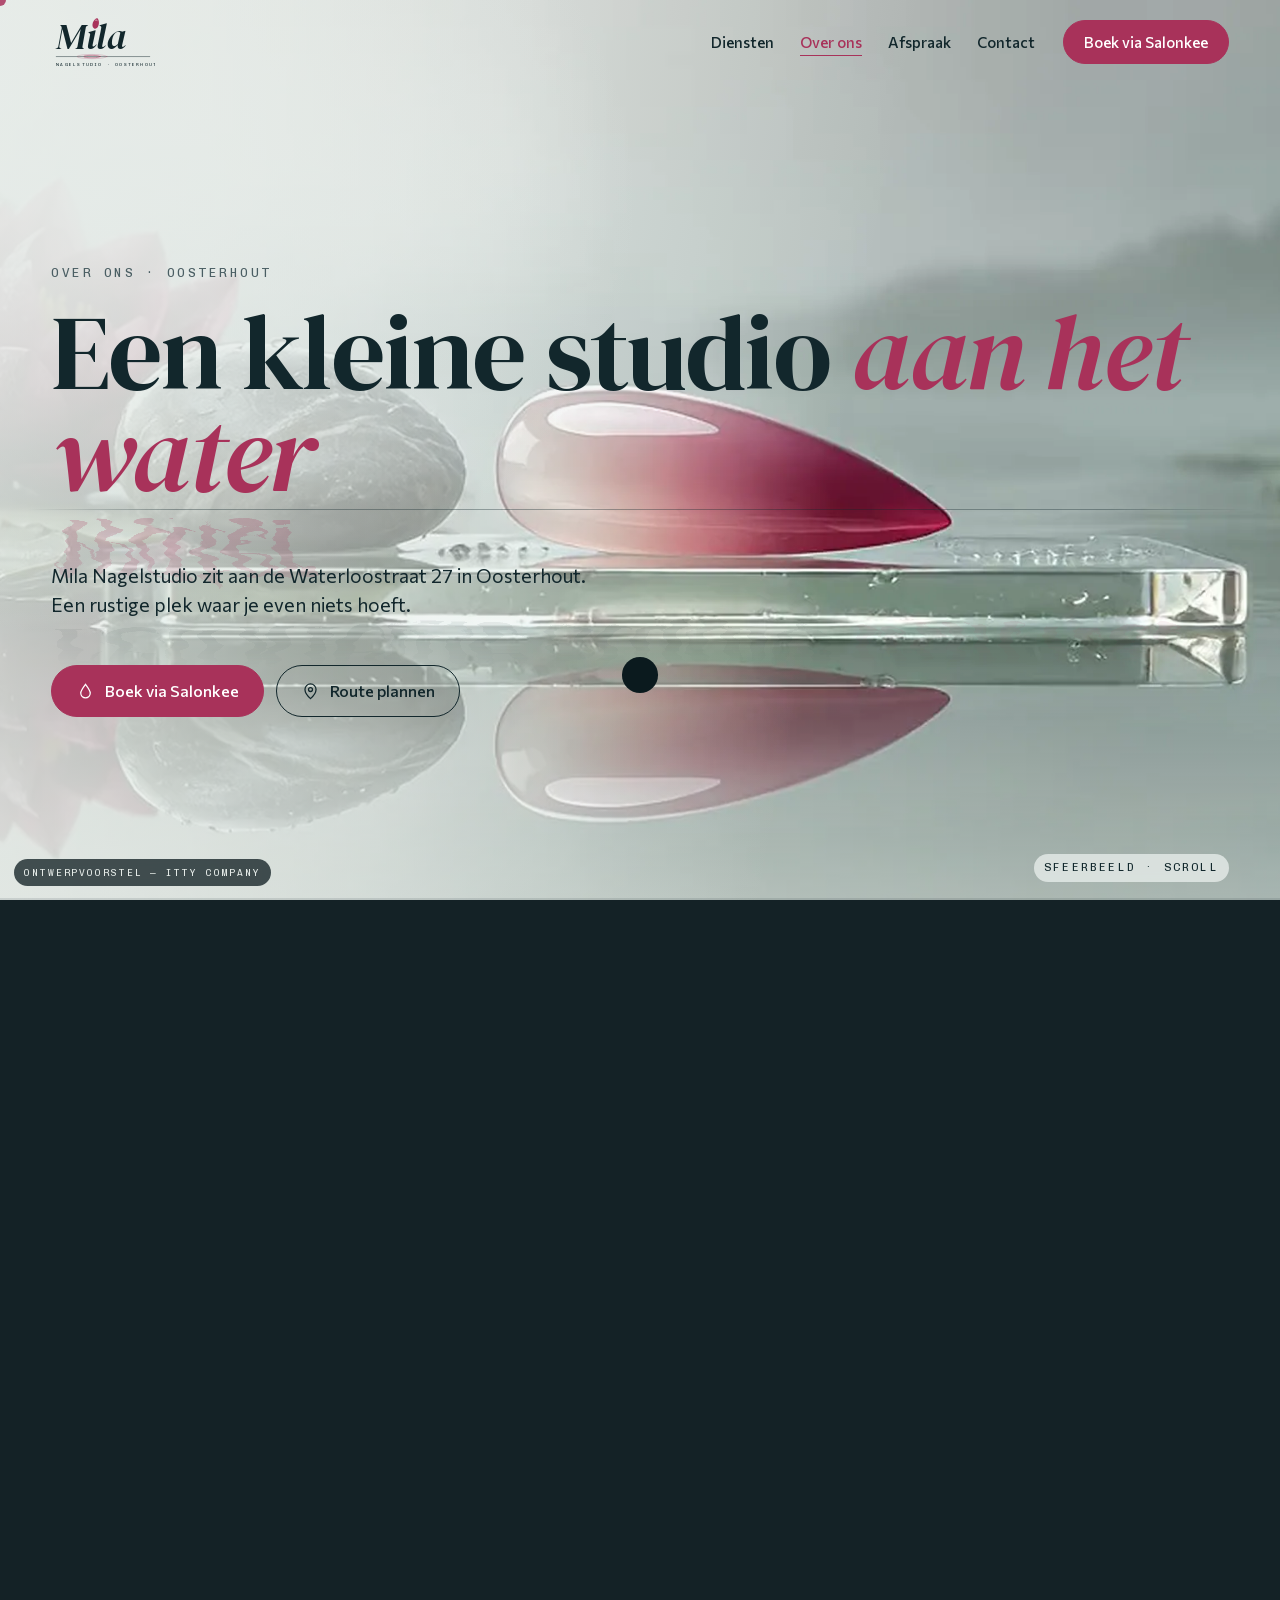
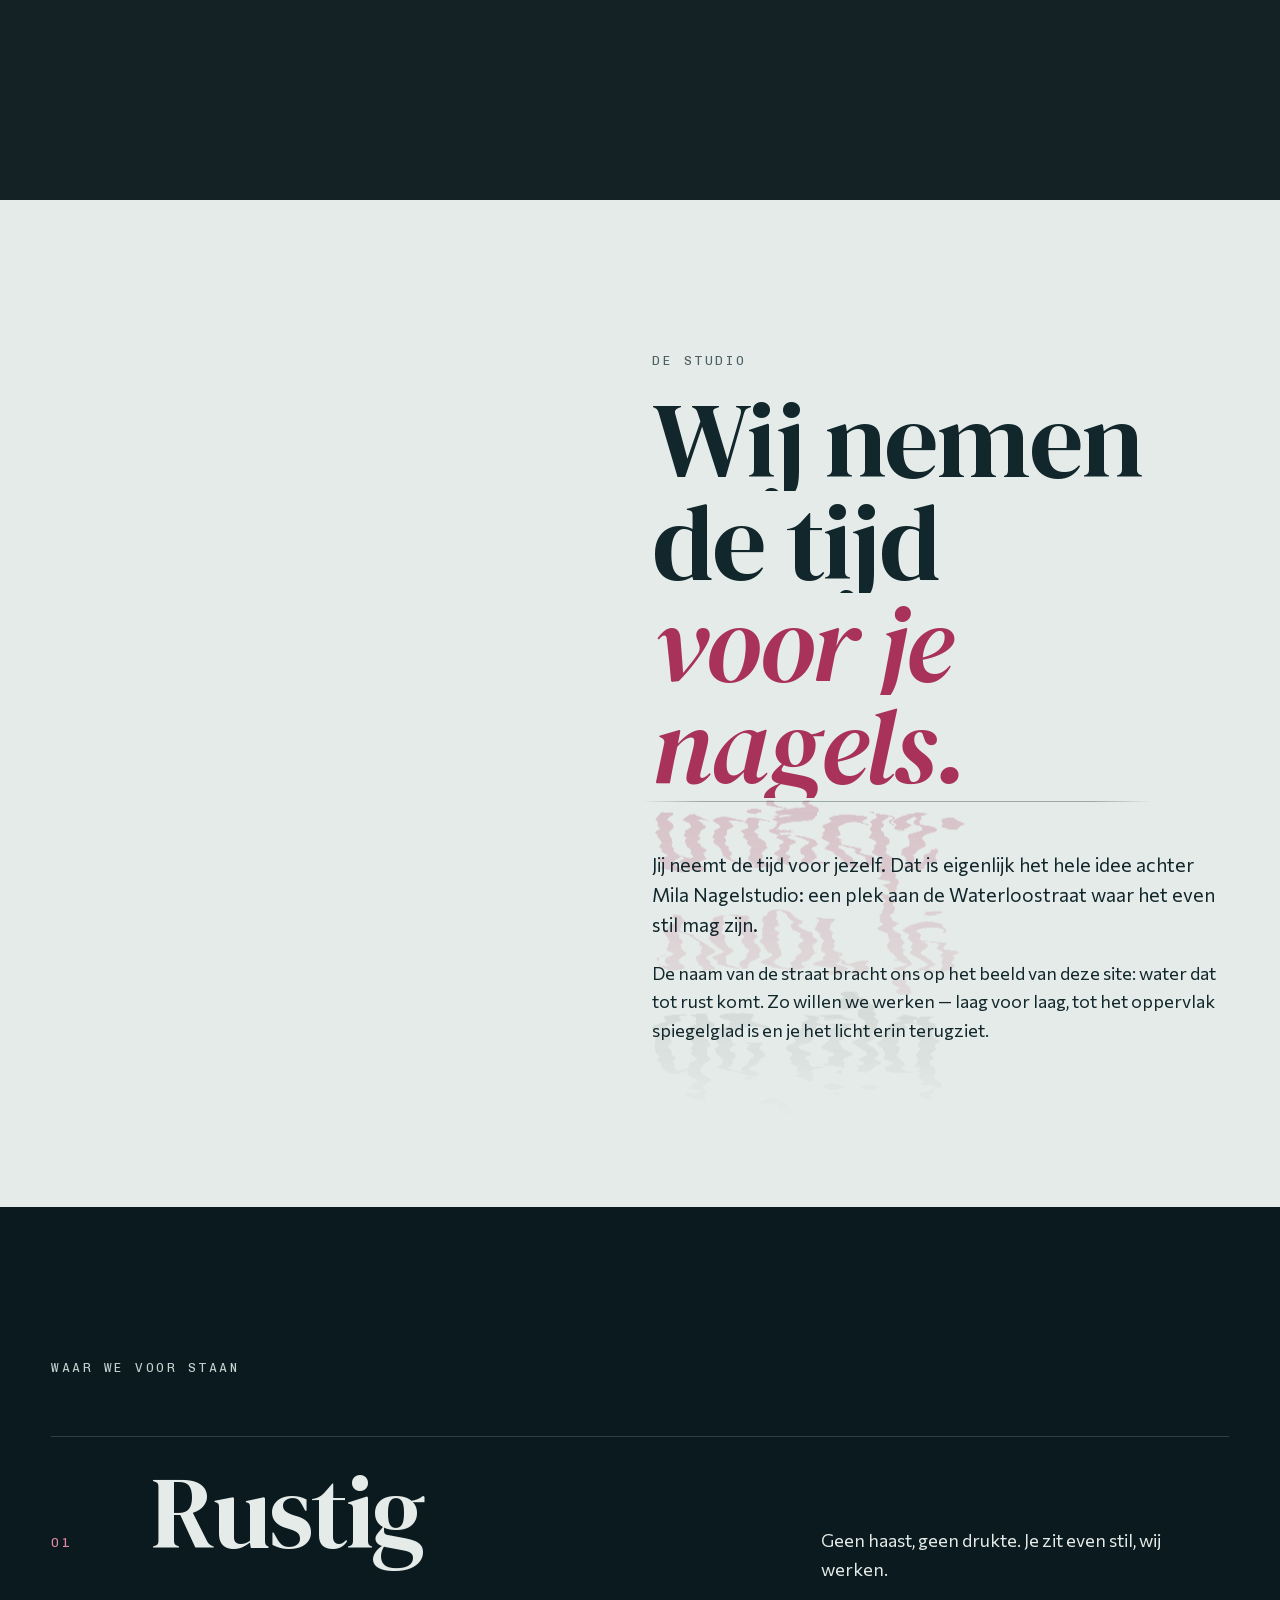
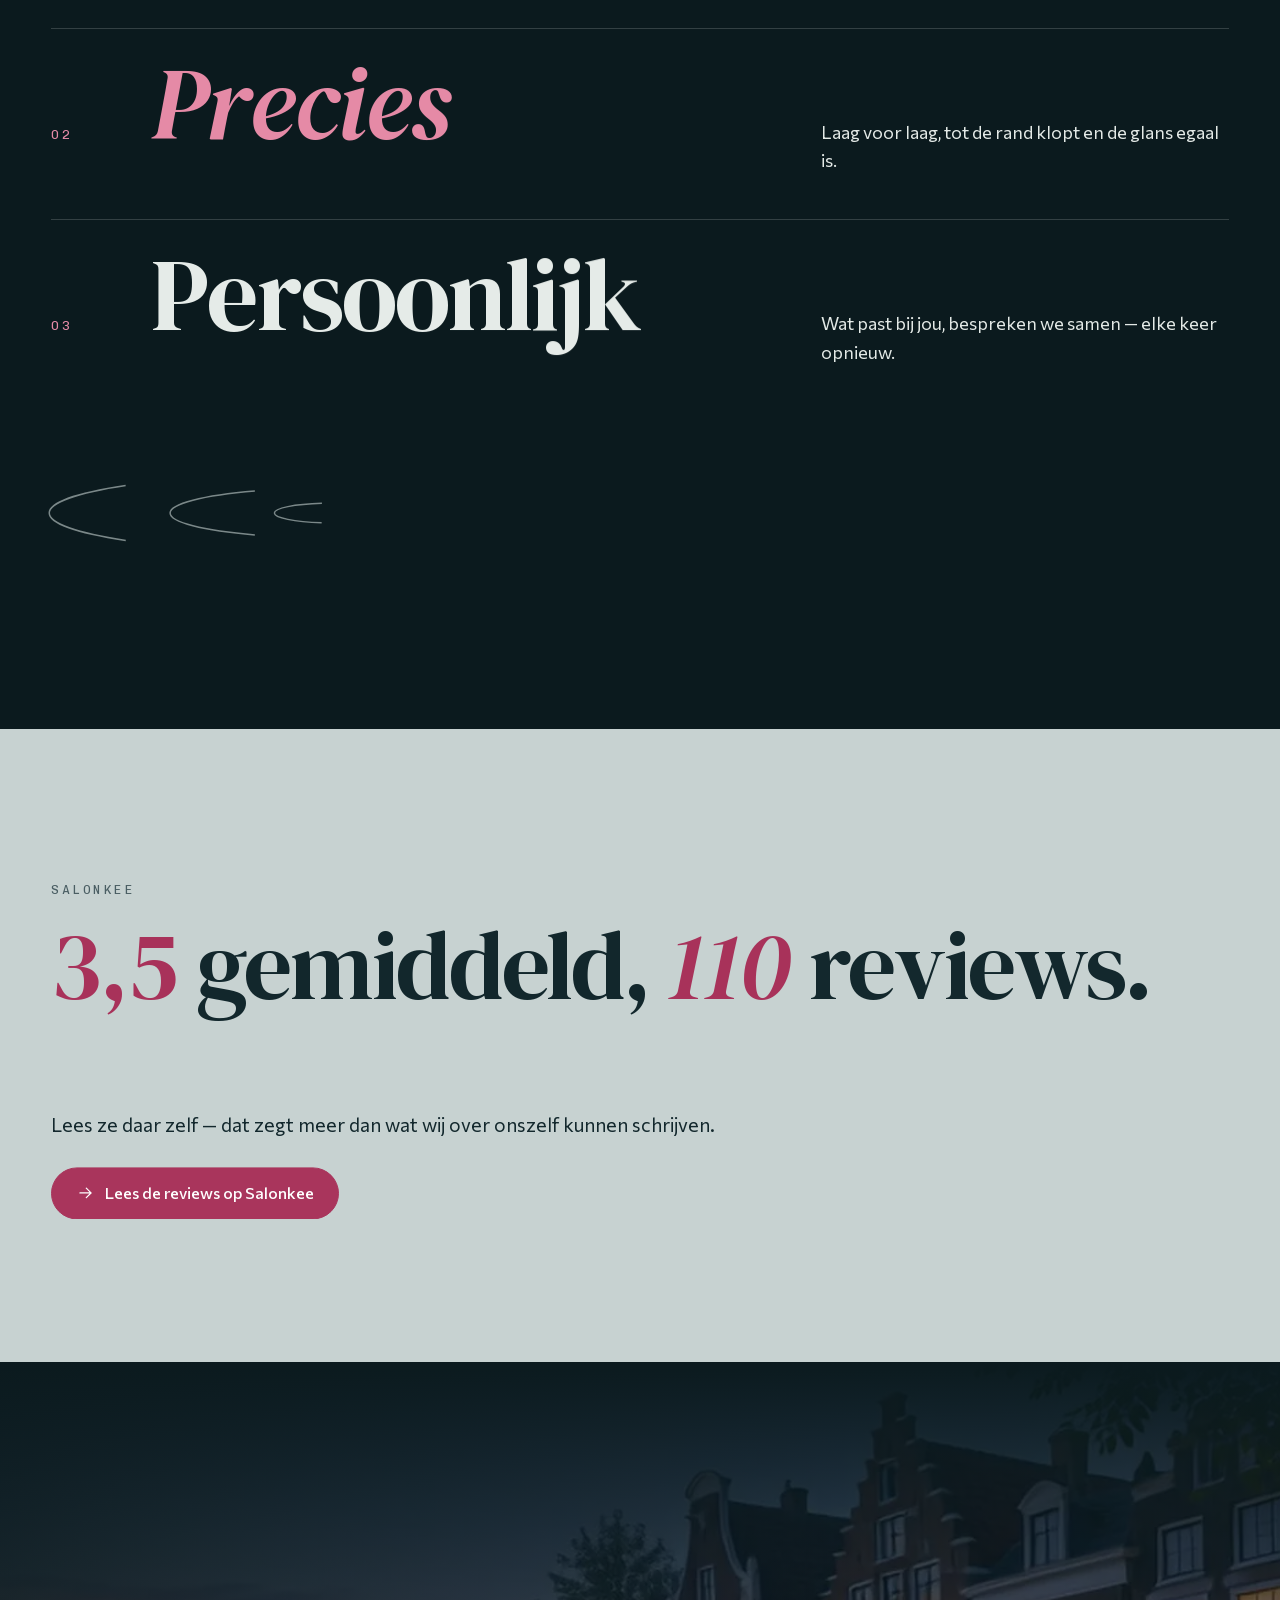
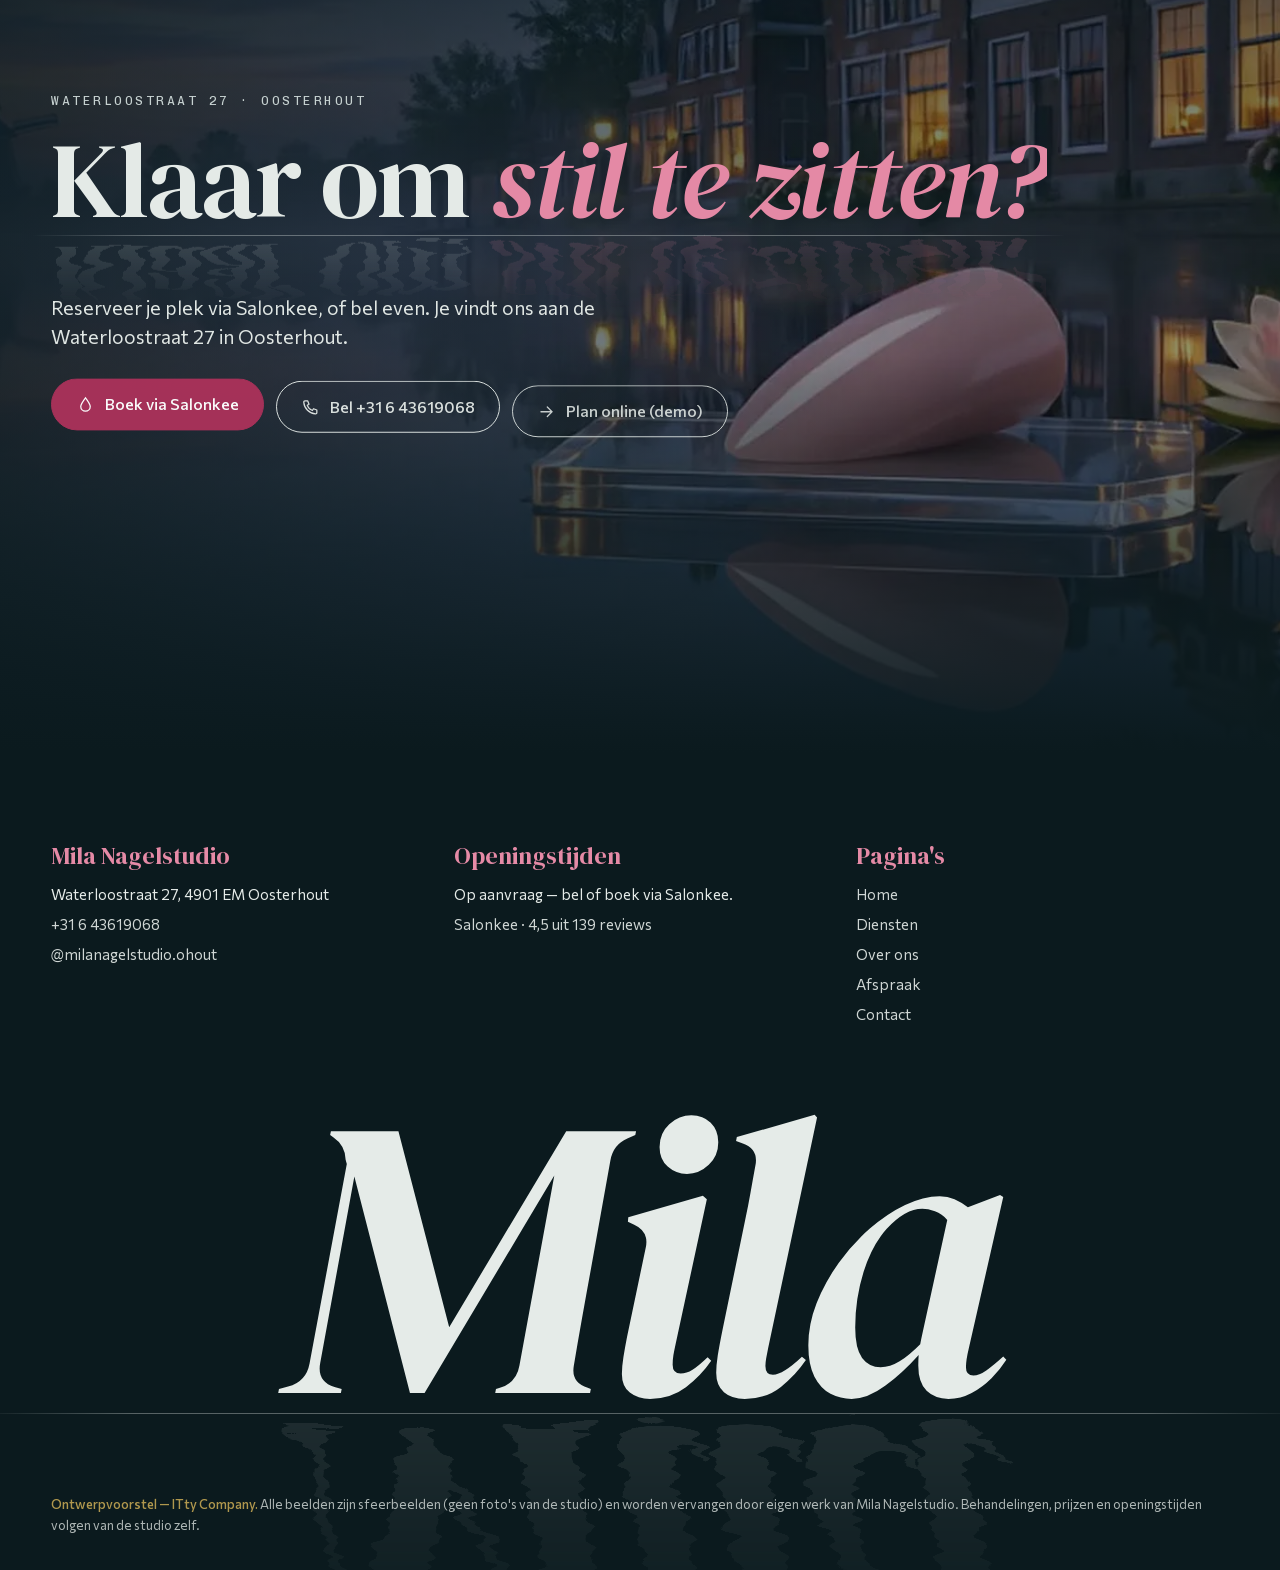
<file: over-ons.html>
<!DOCTYPE html>
<html lang="nl">
<head>
<meta charset="utf-8">
<meta name="viewport" content="width=device-width, initial-scale=1, viewport-fit=cover">
<title>Over ons — Mila Nagelstudio aan de Waterloostraat</title>
<meta name="description" content="Mila Nagelstudio is een kleine nagelstudio aan de Waterloostraat 27 in Oosterhout. Rustig, precies, persoonlijk.">
<meta name="theme-color" content="#E5EBE8">
<meta property="og:title" content="Over ons — Mila Nagelstudio aan de Waterloostraat">
<meta property="og:description" content="Mila Nagelstudio is een kleine nagelstudio aan de Waterloostraat 27 in Oosterhout. Rustig, precies, persoonlijk.">
<meta property="og:image" content="assets/img/k7.webp">
<meta name="robots" content="noindex">
<link rel="icon" href="favicon.svg" type="image/svg+xml">
<script>document.documentElement.classList.add('js');try{var v=JSON.parse(sessionStorage.getItem('mila-veil')||'null');if(v){document.documentElement.classList.add('veiled');window.__veil=v;sessionStorage.removeItem('mila-veil')}else if(!sessionStorage.getItem('mila-seen')){document.documentElement.classList.add('first')}}catch(e){}setTimeout(function(){document.documentElement.classList.remove('veiled','first')},5000)</script>
<link rel="preload" href="assets/fonts/DMSerifDisplay-400-latin.woff2" as="font" type="font/woff2" crossorigin>
<link rel="stylesheet" href="assets/vendor/motion-kit.css">
<link rel="stylesheet" href="assets/style.css">
<script type="importmap">{"imports":{"three":"./assets/vendor/three.module.min.js","three/addons/":"./assets/vendor/three-addons/"}}</script>
</head>
<body>
<a class="skip" href="#inhoud">Naar inhoud</a>
<svg class="defs" aria-hidden="true" width="0" height="0"><filter id="rimpel" x="-5%" y="-20%" width="110%" height="140%"><feTurbulence id="rimpel-t" type="fractalNoise" baseFrequency="0.012 0.09" numOctaves="2" seed="4" result="n"/><feDisplacementMap id="rimpel-d" in="SourceGraphic" in2="n" scale="14" xChannelSelector="R" yChannelSelector="G"/></filter></svg>
<header class="hd">
  <a class="logo" href="index.html" aria-label="Mila Nagelstudio — home"><img src="logo.svg" alt="Mila Nagelstudio" width="110" height="60"></a>
  <nav class="nav" id="menu" aria-label="Hoofdmenu"><a href="diensten.html">Diensten</a><a href="over-ons.html" aria-current="page">Over ons</a><a href="afspraak.html">Afspraak</a><a href="contact.html">Contact</a>
    <div class="mnav"><a class="btn " href="https://salonkee.nl/salon/mila-nagelstudio" target="_blank" rel="noopener" data-magnetic><svg viewBox="0 0 24 24" fill="none" stroke="currentColor" stroke-width="1.6" aria-hidden="true"><path d="M12 3c3.5 4.6 6 8 6 11a6 6 0 0 1-12 0c0-3 2.5-6.4 6-11z"/></svg><span>Boek via Salonkee</span></a><a class="btn ghost" href="tel:+31643619068" data-magnetic><svg viewBox="0 0 24 24" fill="none" stroke="currentColor" stroke-width="1.6" stroke-linecap="round" stroke-linejoin="round" aria-hidden="true"><path d="M5 4h3.5l1.6 4.2-2.2 1.4a11 11 0 0 0 6.5 6.5l1.4-2.2L20 15.5V19a1.5 1.5 0 0 1-1.6 1.5C10.6 20 4 13.4 3.5 5.6A1.5 1.5 0 0 1 5 4z"/></svg><span>Bel +31 6 43619068</span></a><p class="mono">Waterloostraat 27, 4901 EM Oosterhout</p></div>
  </nav>
  <a class="btn pill" href="https://salonkee.nl/salon/mila-nagelstudio" target="_blank" rel="noopener" data-magnetic><span>Boek via Salonkee</span></a>
  <button class="burger" type="button" aria-label="Menu" aria-expanded="false" aria-controls="menu"><span></span><span></span></button>
</header>
<main id="inhoud">
<section class="pfilm" data-film="assets/film-over.mp4" data-film-m="assets/film-over-m.mp4" aria-label="Van spiegel naar schemer aan de Waterloostraat">
  <div class="stage">
    <img class="poster" src="assets/img/film-over-0.webp" alt="" fetchpriority="high">
    <video muted playsinline preload="auto" aria-hidden="true"></video>
    <div class="shade"></div>
    <canvas class="ripples" aria-hidden="true"></canvas>
    <div class="ph wrap">
      <span class="mono eyebrow">Over ons · Oosterhout</span>
      <div class="wl big"><h1 class="wl-h" >Een kleine studio <em>aan het water</em></h1></div>
      <p class="lead">Mila Nagelstudio zit aan de Waterloostraat 27 in Oosterhout. Een rustige plek waar je even niets hoeft.</p>
      <div class="row"><a class="btn " href="https://salonkee.nl/salon/mila-nagelstudio" target="_blank" rel="noopener" data-magnetic><svg viewBox="0 0 24 24" fill="none" stroke="currentColor" stroke-width="1.6" aria-hidden="true"><path d="M12 3c3.5 4.6 6 8 6 11a6 6 0 0 1-12 0c0-3 2.5-6.4 6-11z"/></svg><span>Boek via Salonkee</span></a><a class="btn ghost" href="https://www.google.com/maps/search/?api=1&amp;query=Waterloostraat+27+4901+EM+Oosterhout" target="_blank" rel="noopener" data-magnetic><svg viewBox="0 0 24 24" fill="none" stroke="currentColor" stroke-width="1.6" aria-hidden="true"><path d="M12 21s-7-6.2-7-11.5A7 7 0 0 1 19 9.5C19 14.8 12 21 12 21z"/><circle cx="12" cy="9.5" r="2.5"/></svg><span>Route plannen</span></a></div>
    </div>
    <span class="mono cap">Sfeerbeeld · scroll</span>
    <div class="sbar" aria-hidden="true"><i></i></div>
  </div>
</section>

<section class="story" data-bg="#E5EBE8" data-fg="#12272C" aria-label="Over de studio">
  <div class="wrap story-g">
    <div class="st-img" data-clip><img src="assets/img/k6.webp" alt="" loading="lazy" data-speed="0.08"><span class="mono cap">Sfeerbeeld</span></div>
    <div class="st-t"><span class="mono eyebrow">De studio</span><div class="wl big"><h2 class="wl-h" data-split="lines">Wij nemen de tijd<br><em>voor je nagels.</em></h2></div>
      <p class="lead" data-reveal="up">Jij neemt de tijd voor jezelf. Dat is eigenlijk het hele idee achter Mila Nagelstudio: een plek aan de Waterloostraat waar het even stil mag zijn.</p>
      <p data-reveal="up">De naam van de straat bracht ons op het beeld van deze site: water dat tot rust komt. Zo willen we werken — laag voor laag, tot het oppervlak spiegelglad is en je het licht erin terugziet.</p>
    </div>
  </div>
</section>
<section class="waarden" data-bg="#0B1A1E" data-fg="#E5EBE8" aria-label="Waarden">
  <div class="wrap"><span class="mono eyebrow">Waar we voor staan</span><ol class="vals"><li class="val"><span class="mono">01</span><h3 class="vword" data-split="chars">Rustig</h3><p data-reveal="up">Geen haast, geen drukte. Je zit even stil, wij werken.</p></li><li class="val"><span class="mono">02</span><h3 class="vword" data-split="chars">Precies</h3><p data-reveal="up">Laag voor laag, tot de rand klopt en de glans egaal is.</p></li><li class="val"><span class="mono">03</span><h3 class="vword" data-split="chars">Persoonlijk</h3><p data-reveal="up">Wat past bij jou, bespreken we samen — elke keer opnieuw.</p></li></ol><svg class="rings" viewBox="0 0 400 60" aria-hidden="true"><ellipse class="dr" cx="200" cy="30" rx="40" ry="7"/><ellipse class="dr" cx="200" cy="30" rx="110" ry="17"/><ellipse class="dr" cx="200" cy="30" rx="190" ry="27"/></svg></div>
</section>
<section class="rv2" data-bg="#C7D2D1" data-fg="#12272C" aria-label="Reviews">
  <div class="wrap rv2-in"><span class="mono eyebrow">Salonkee</span>
    <p class="big-q" data-split="words"><span class="n45">4,5</span> gemiddeld, <b data-count="139">139</b> reviews.</p>
    <p class="lead" data-reveal="up">Lees ze daar zelf — dat zegt meer dan wat wij over onszelf kunnen schrijven.</p>
    <div class="row" data-reveal="up"><a class="btn " href="https://salonkee.nl/salon/mila-nagelstudio" target="_blank" rel="noopener" data-magnetic><svg viewBox="0 0 24 24" fill="none" stroke="currentColor" stroke-width="1.6" stroke-linecap="round" aria-hidden="true"><path d="M5 12h14M13 6l6 6-6 6"/></svg><span>Lees de reviews op Salonkee</span></a></div></div>
</section>
<section class="finale" data-bg="#0B1A1E" data-fg="#E5EBE8" aria-label="Afspraak maken">
  <div class="fin-bg" data-finfilm="assets/film-over.mp4" data-finfilm-m="assets/film-over-m.mp4"><img src="assets/img/k7.webp" alt="" loading="lazy"><video muted playsinline preload="none" aria-hidden="true"></video><div class="fade"></div></div>
  <canvas class="ripples" aria-hidden="true"></canvas>
  <div class="wrap fin-in">
    <span class="mono eyebrow">Waterloostraat 27 · Oosterhout</span>
    <div class="wl big"><h2 class="wl-h" data-split="lines">Klaar om <em>stil te zitten?</em></h2></div>
    <p class="lead" data-reveal="up">Reserveer je plek via Salonkee, of bel even. Je vindt ons aan de Waterloostraat 27 in Oosterhout.</p>
    <div class="row" data-reveal="up" data-stagger><a class="btn " href="https://salonkee.nl/salon/mila-nagelstudio" target="_blank" rel="noopener" data-magnetic><svg viewBox="0 0 24 24" fill="none" stroke="currentColor" stroke-width="1.6" aria-hidden="true"><path d="M12 3c3.5 4.6 6 8 6 11a6 6 0 0 1-12 0c0-3 2.5-6.4 6-11z"/></svg><span>Boek via Salonkee</span></a><a class="btn ghost" href="tel:+31643619068" data-magnetic><svg viewBox="0 0 24 24" fill="none" stroke="currentColor" stroke-width="1.6" stroke-linecap="round" stroke-linejoin="round" aria-hidden="true"><path d="M5 4h3.5l1.6 4.2-2.2 1.4a11 11 0 0 0 6.5 6.5l1.4-2.2L20 15.5V19a1.5 1.5 0 0 1-1.6 1.5C10.6 20 4 13.4 3.5 5.6A1.5 1.5 0 0 1 5 4z"/></svg><span>Bel +31 6 43619068</span></a><a class="btn ghost" href="afspraak.html" data-magnetic><svg viewBox="0 0 24 24" fill="none" stroke="currentColor" stroke-width="1.6" stroke-linecap="round" aria-hidden="true"><path d="M5 12h14M13 6l6 6-6 6"/></svg><span>Plan online (demo)</span></a></div>
  </div>
</section>
</main>
<footer class="ft" data-bg="#0B1A1E" data-fg="#E5EBE8">
  <div class="wrap ft-grid">
    <div><b>Mila Nagelstudio</b><span>Waterloostraat 27, 4901 EM Oosterhout</span><a href="tel:+31643619068">+31 6 43619068</a><a href="https://www.instagram.com/milanagelstudio.ohout/" target="_blank" rel="noopener">@milanagelstudio.ohout</a></div>
    <div><b>Openingstijden</b><span>Op aanvraag — bel of boek via Salonkee.</span><a href="https://salonkee.nl/salon/mila-nagelstudio" target="_blank" rel="noopener">Salonkee · 4,5 uit 139 reviews</a></div>
    <div><b>Pagina's</b><a href="index.html">Home</a><a href="diensten.html">Diensten</a><a href="over-ons.html">Over ons</a><a href="afspraak.html">Afspraak</a><a href="contact.html">Contact</a></div>
  </div>
  <div class="wl fit" aria-hidden="true"><span class="wl-h fitword">Mila</span></div>
  <p class="wrap demo"><strong>Ontwerpvoorstel — ITty Company.</strong> Alle beelden zijn sfeerbeelden (geen foto's van de studio) en worden vervangen door eigen werk van Mila Nagelstudio. Behandelingen, prijzen en openingstijden volgen van de studio zelf.</p>
</footer>
<div class="ctabar"><a class="btn " href="https://salonkee.nl/salon/mila-nagelstudio" target="_blank" rel="noopener"><svg viewBox="0 0 24 24" fill="none" stroke="currentColor" stroke-width="1.6" aria-hidden="true"><path d="M12 3c3.5 4.6 6 8 6 11a6 6 0 0 1-12 0c0-3 2.5-6.4 6-11z"/></svg><span>Boek</span></a><a class="btn ghost" href="tel:+31643619068"><svg viewBox="0 0 24 24" fill="none" stroke="currentColor" stroke-width="1.6" stroke-linecap="round" stroke-linejoin="round" aria-hidden="true"><path d="M5 4h3.5l1.6 4.2-2.2 1.4a11 11 0 0 0 6.5 6.5l1.4-2.2L20 15.5V19a1.5 1.5 0 0 1-1.6 1.5C10.6 20 4 13.4 3.5 5.6A1.5 1.5 0 0 1 5 4z"/></svg><span>Bel</span></a></div>
<div class="demo-pill mono">Ontwerpvoorstel — ITty Company</div>
<div class="mk-cursor" aria-hidden="true"></div>
<div id="veil" aria-hidden="true"><svg class="pre" viewBox="0 0 200 200"><path class="pdrop" d="M100 40c9 12 15 21 15 29a15 15 0 0 1-30 0c0-8 6-17 15-29z"/><ellipse class="pr" cx="100" cy="150" rx="20" ry="5"/><ellipse class="pr" cx="100" cy="150" rx="48" ry="11"/><ellipse class="pr" cx="100" cy="150" rx="80" ry="18"/></svg><span class="mono plbl">Mila · Oosterhout</span></div>
<script src="assets/vendor/lenis.min.js"></script>
<script src="assets/vendor/gsap/gsap.min.js"></script>
<script src="assets/vendor/gsap/ScrollTrigger.min.js"></script>
<script src="assets/vendor/gsap/SplitText.min.js"></script>
<script src="assets/vendor/gsap/Flip.min.js"></script>
<script src="assets/vendor/gsap/DrawSVGPlugin.min.js"></script>
<script src="assets/vendor/gsap/ScrambleTextPlugin.min.js"></script>
<script type="module" src="assets/site.js"></script>
</body>
</html>
</file>
<file: assets/vendor/motion-kit.css>
/* ITty motion-kit — базовые стили */
.mk-cursor{position:fixed;left:0;top:0;width:14px;height:14px;margin:-7px 0 0 -7px;border-radius:50%;background:currentColor;mix-blend-mode:difference;pointer-events:none;z-index:9999}
.mk-curtain{position:fixed;inset:0;background:var(--ink,#111);z-index:9998;pointer-events:none}
[data-horizontal]{overflow:hidden}[data-horizontal] .track{display:flex;gap:4vw;width:max-content;padding:0 6vw}
[data-marquee]{display:flex;white-space:nowrap;width:max-content}
[data-clip]{overflow:hidden}
canvas[data-three]{width:100%;height:100%;display:block}
.mk-rm .mk-curtain{display:none}
@media (hover:none){.mk-cursor{display:none}}
</file>
<file: assets/style.css>
/* Mila Nagelstudio — «Spiegelglad, laag voor laag». Tokens from BRAND.md (contrast checked there). */
@font-face{font-family:'DM Serif Display';font-style:normal;font-weight:400;font-display:swap;src:url(fonts/DMSerifDisplay-400-latin-ext.woff2) format('woff2');unicode-range:U+0100-02BA,U+02BD-02C5,U+02C7-02CC,U+02CE-02D7,U+02DD-02FF,U+1E00-1E9F,U+1EF2-1EFF,U+20A0-20C4,U+A720-A7FF}
@font-face{font-family:'DM Serif Display';font-style:normal;font-weight:400;font-display:swap;src:url(fonts/DMSerifDisplay-400-latin.woff2) format('woff2');unicode-range:U+0000-00FF,U+0131,U+0152-0153,U+02C6,U+02DA,U+02DC,U+2000-206F,U+20AC,U+2122,U+2212}
@font-face{font-family:'DM Serif Display';font-style:italic;font-weight:400;font-display:swap;src:url(fonts/DMSerifDisplay-400i-latin-ext.woff2) format('woff2');unicode-range:U+0100-02BA,U+02BD-02C5,U+02C7-02CC,U+02CE-02D7,U+02DD-02FF,U+1E00-1E9F,U+1EF2-1EFF,U+20A0-20C4,U+A720-A7FF}
@font-face{font-family:'DM Serif Display';font-style:italic;font-weight:400;font-display:swap;src:url(fonts/DMSerifDisplay-400i-latin.woff2) format('woff2');unicode-range:U+0000-00FF,U+0131,U+0152-0153,U+02C6,U+02DA,U+02DC,U+2000-206F,U+20AC,U+2122,U+2212}
@font-face{font-family:'Commissioner';font-style:normal;font-weight:400;font-display:swap;src:url(fonts/Commissioner-400-latin-ext.woff2) format('woff2');unicode-range:U+0100-02BA,U+02BD-02C5,U+02C7-02CC,U+02CE-02D7,U+02DD-02FF,U+1E00-1E9F,U+1EF2-1EFF,U+20A0-20C4,U+A720-A7FF}
@font-face{font-family:'Commissioner';font-style:normal;font-weight:400;font-display:swap;src:url(fonts/Commissioner-400-latin.woff2) format('woff2');unicode-range:U+0000-00FF,U+0131,U+0152-0153,U+02C6,U+02DA,U+02DC,U+2000-206F,U+20AC,U+2122,U+2212}
@font-face{font-family:'Commissioner';font-style:normal;font-weight:500;font-display:swap;src:url(fonts/Commissioner-500-latin.woff2) format('woff2');unicode-range:U+0000-00FF,U+2000-206F,U+20AC}
@font-face{font-family:'Commissioner';font-style:normal;font-weight:500;font-display:swap;src:url(fonts/Commissioner-500-latin-ext.woff2) format('woff2');unicode-range:U+0100-02BA,U+1E00-1E9F}
@font-face{font-family:'Commissioner';font-style:normal;font-weight:600;font-display:swap;src:url(fonts/Commissioner-600-latin.woff2) format('woff2');unicode-range:U+0000-00FF,U+2000-206F,U+20AC}
@font-face{font-family:'Commissioner';font-style:normal;font-weight:600;font-display:swap;src:url(fonts/Commissioner-600-latin-ext.woff2) format('woff2');unicode-range:U+0100-02BA,U+1E00-1E9F}
@font-face{font-family:'Chivo Mono';font-style:normal;font-weight:400;font-display:swap;src:url(fonts/ChivoMono-400-latin.woff2) format('woff2');unicode-range:U+0000-00FF,U+2000-206F,U+20AC,U+2192}
@font-face{font-family:'Chivo Mono';font-style:normal;font-weight:400;font-display:swap;src:url(fonts/ChivoMono-400-latin-ext.woff2) format('woff2');unicode-range:U+0100-02BA,U+1E00-1E9F}

:root{
  --mist:#E5EBE8; --ink:#12272C; --lily:#A8325A; --night:#0B1A1E; --kwik:#C7D2D1; --gold:#E8C25E; --lilyn:#E58AA6; --muted:#4A5E63;
  --bg:var(--mist); --fg:var(--ink); --acc:var(--lily); --line:rgba(18,39,44,.16);
  --serif:'DM Serif Display',Georgia,serif; --sans:'Commissioner',system-ui,sans-serif; --mono:'Chivo Mono',ui-monospace,monospace;
  --gut:clamp(18px,4vw,64px); --ease:cubic-bezier(.45,0,.2,1);
}
*,*::before,*::after{box-sizing:border-box}
html{-webkit-text-size-adjust:100%}
body{margin:0;background:var(--mist);color:var(--ink);font:400 18px/1.6 var(--sans);overflow-x:hidden;-webkit-font-smoothing:antialiased}
img,video,canvas,svg{display:block;max-width:100%}
a{color:inherit}
h1,h2,h3{font-family:var(--serif);font-weight:400;margin:0;line-height:.95;letter-spacing:-.02em}
em{font-style:italic}
h1 em,h2 em,h3 em{color:var(--acc)}
p{margin:0 0 1em;max-width:60ch}
.mono{font-family:var(--mono);font-size:12.5px;letter-spacing:.2em;text-transform:uppercase}
.wrap{width:100%;max-width:1360px;margin:0 auto;padding:0 var(--gut)}
.skip{position:fixed;left:12px;top:-60px;z-index:10001;background:var(--ink);color:var(--mist);padding:10px 14px;border-radius:8px}
.skip:focus{top:12px}
.defs{position:absolute;width:0;height:0}
:focus-visible{outline:2px solid var(--lily);outline-offset:3px;border-radius:6px}
.eyebrow{display:inline-block;margin-bottom:18px;color:var(--muted)}
.lead{font-size:clamp(18px,1.5vw,21px);line-height:1.55}
.row{display:flex;flex-wrap:wrap;gap:12px;align-items:center;margin-top:26px}
.row.c{justify-content:center}

/* buttons */
.btn{--h:52px;display:inline-flex;align-items:center;gap:10px;height:var(--h);padding:0 24px;border-radius:999px;border:1px solid var(--lily);background:var(--lily);color:#fff;
  font:500 16px/1 var(--sans);text-decoration:none;cursor:pointer;position:relative;overflow:hidden;transition:background .4s var(--ease),color .4s,border-color .4s}
.btn svg{width:19px;height:19px;flex:none}
.btn::after{content:"";position:absolute;inset:0;background:radial-gradient(120px 60px at var(--mx,50%) 120%,rgba(255,255,255,.35),transparent 70%);opacity:0;transition:opacity .4s}
.btn:hover::after{opacity:1}
.btn:hover{background:#8f2a4c;border-color:#8f2a4c}
.btn.ghost{background:transparent;color:inherit;border-color:currentColor}
.btn.ghost:hover{background:rgba(18,39,44,.08)}
.dark .btn.ghost:hover,.stage .btn.ghost:hover{background:rgba(229,235,232,.12)}
.btn.pill{--h:44px;padding:0 20px;font-size:15px}
button.btn{font-family:var(--sans)}

/* header */
.hd{position:fixed;top:0;left:0;right:0;z-index:900;display:flex;align-items:center;gap:28px;padding:14px var(--gut);transition:top .6s var(--ease),background .5s}
.hd.scrolled{background:rgba(229,235,232,.78);backdrop-filter:blur(14px) saturate(1.2);-webkit-backdrop-filter:blur(14px);box-shadow:0 1px 0 var(--line)}
.hd.hide{top:-120px}
.logo img{width:104px;height:auto}
.nav{display:flex;gap:26px;margin-left:auto}
.nav>a{font:500 15px/1 var(--sans);text-decoration:none;position:relative;padding:6px 0;color:var(--ink)}
.nav>a::after{content:"";position:absolute;left:0;right:0;bottom:0;height:1px;background:currentColor;transform:scaleX(0);transform-origin:right;transition:transform .5s var(--ease)}
.nav>a:hover::after,.nav>a[aria-current]::after{transform:scaleX(1);transform-origin:left}
.nav>a[aria-current]{color:var(--lily)}
.mnav,.burger{display:none}
.burger{width:46px;height:46px;border-radius:50%;border:1px solid var(--line);background:rgba(229,235,232,.8);position:relative;cursor:pointer}
.burger span{position:absolute;left:13px;right:13px;height:1.5px;background:var(--ink);transition:transform .4s var(--ease)}
.burger span:first-child{top:19px}.burger span:last-child{top:26px}
.menu-open .burger span:first-child{transform:translateY(3.5px) rotate(45deg)}
.menu-open .burger span:last-child{transform:translateY(-3.5px) rotate(-45deg)}

/* ---------- Waterlijn ---------- */
.wl{position:relative;display:inline-block;padding-bottom:.02em}
.wl::after{content:"";position:absolute;left:-2%;right:-2%;height:1px;bottom:0;background:linear-gradient(90deg,transparent,currentColor 12%,currentColor 88%,transparent);opacity:.35}
.wl-h{position:relative}
.wl-m{position:absolute;left:0;right:0;top:100%;transform:scaleY(-1);transform-origin:50% 50%;opacity:.26;pointer-events:none;user-select:none;filter:url(#rimpel) blur(.4px);
  -webkit-mask-image:linear-gradient(to top,rgba(0,0,0,.9),transparent 78%);mask-image:linear-gradient(to top,rgba(0,0,0,.9),transparent 78%);margin:0}
.wl-m.calm{filter:none}
.big .wl-h{font-size:clamp(46px,8.4vw,138px)}
.hero-h .wl-h{font-size:clamp(56px,11vw,190px);line-height:.9}
h2.wl-h,h1.wl-h{margin-bottom:.04em}

/* ---------- film (index) & page films ---------- */
.film{position:relative}.film.fa{height:560vh}.film.fb{height:600vh}
.pfilm{position:relative;height:200vh}
body:has(#wizard) .pfilm{height:150vh}
.film.fa video,.film.fa .poster{object-position:74% 50%}
.stage{position:sticky;top:0;height:100vh;height:100svh;overflow:hidden;background:var(--kwik);color:var(--ink)}
.stage video,.stage .poster{position:absolute;inset:0;width:100%;height:100%;object-fit:cover}
.stage video{opacity:0;transition:opacity .6s}
.stage video.ready{opacity:1}
.stage .shade{position:absolute;inset:0;pointer-events:none;background:radial-gradient(60% 70% at 8% 22%,rgba(229,235,232,.85),rgba(229,235,232,0) 70%),linear-gradient(100deg,rgba(229,235,232,.86) 0%,rgba(229,235,232,.55) 36%,rgba(229,235,232,0) 64%),linear-gradient(to top,rgba(229,235,232,.55),transparent 30%);transition:opacity .8s}
.stage.night{color:var(--mist)}
.stage.night .shade{background:linear-gradient(100deg,rgba(11,26,30,.82) 0%,rgba(11,26,30,.45) 38%,rgba(11,26,30,0) 64%),linear-gradient(to top,rgba(11,26,30,.6),transparent 32%)}
.stage.night .eyebrow,.stage.night .mono{color:var(--kwik)}
.stage.night h1 em,.stage.night h2 em{color:var(--lilyn)}
.stage.night .btn.ghost{color:var(--mist)}
.ripples{position:absolute;inset:0;width:100%;height:100%;pointer-events:none;z-index:2}
.hero,.ph{position:absolute;inset:0;display:flex;flex-direction:column;justify-content:center;z-index:3;padding-top:80px}
.chip{display:inline-flex;align-self:flex-start;padding:8px 14px;border:1px solid var(--line);border-radius:999px;background:rgba(229,235,232,.55);backdrop-filter:blur(8px);margin-bottom:22px;color:var(--ink)}
.hero .lead{max-width:36ch;margin-top:clamp(30px,5vw,70px)}
.rating{display:inline-flex;gap:14px;align-items:center;margin-top:30px;text-decoration:none;align-self:flex-start;padding:12px 18px 12px 14px;border-radius:18px;background:rgba(229,235,232,.6);backdrop-filter:blur(10px);border:1px solid var(--line);font-size:14px;line-height:1.35}
.rating .r45{font:400 40px/1 var(--serif);color:var(--lily)}
.caps{position:absolute;inset:0;z-index:3;pointer-events:none}
.cap-step{position:absolute;left:var(--gut);bottom:clamp(90px,14vh,160px);max-width:min(560px,86vw);opacity:0;visibility:hidden}
.cap-step.on{visibility:visible;pointer-events:auto}
.cap-step .tag{display:block;margin-bottom:14px;color:var(--muted)}
.ch-wl{margin-bottom:34px}.ch-wl .wl-h{font-size:clamp(44px,7vw,112px);line-height:.92}
.cap-step p{font-size:19px;max-width:40ch}
.cap-step.end{bottom:auto;top:28vh}
.depth{position:absolute;left:calc(var(--gut) * .45);top:50%;transform:translateY(-50%);z-index:4;display:flex;flex-direction:column;align-items:center;gap:10px;opacity:0;transition:opacity .6s}
.depth.on{opacity:1}
.depth .lbl{writing-mode:vertical-rl;transform:rotate(180deg);font-size:11px;padding:10px 5px}
.depth .rail{width:1px;height:34vh;background:currentColor;opacity:.5;position:relative}
.depth .dot{position:absolute;left:50%;top:0;width:12px;height:16px;margin-left:-6px;background:var(--lily);border-radius:50% 50% 50% 50%/62% 62% 38% 38%;transform:translateY(-50%);box-shadow:0 0 0 4px rgba(168,50,90,.18)}
.hud{position:absolute;left:var(--gut);right:var(--gut);bottom:18px;z-index:4;display:flex;justify-content:space-between;align-items:center;gap:20px;font-size:12px}
.hud span,.cap,.depth .lbl{background:rgba(229,235,232,.82);color:var(--ink);padding:5px 10px;border-radius:99px;backdrop-filter:blur(6px)}
.stage.night .hud span,.stage.night .cap,.stage.night .depth .lbl{background:rgba(11,26,30,.72);color:var(--mist)}
.hud .laag{color:var(--lily);font-size:12.5px}
.hud .sf{margin-left:auto}
.stage.night .hud .laag{color:var(--lilyn)}
.scrollhint{position:absolute;right:var(--gut);top:40%;z-index:4;writing-mode:vertical-rl;font-size:11px;color:var(--ink);background:rgba(229,235,232,.8);padding:10px 5px;border-radius:99px;animation:hint 2.4s ease-in-out infinite}
@keyframes hint{50%{transform:translateY(12px)}}
.cap{position:absolute;right:var(--gut);bottom:18px;z-index:4;font-size:11px}
.sbar{position:absolute;left:0;right:0;bottom:0;height:2px;z-index:4;background:rgba(18,39,44,.12)}
.sbar i{display:block;height:100%;width:100%;background:var(--lily);transform:scaleX(0);transform-origin:left}
.ph .lead{max-width:44ch;margin-top:clamp(26px,4vw,56px)}

/* ---------- druppel 3D ---------- */
.druppel{position:relative;height:320vh}
.dr-stage{position:sticky;top:0;height:100vh;height:100svh;overflow:hidden;color:var(--mist);background:radial-gradient(80% 70% at 68% 40%,#1f3b42 0%,#10262b 45%,var(--night) 100%)}
.dr-stage .eyebrow,.dr-steps{color:var(--kwik)!important}.dr-stage h2 em{color:var(--lilyn)}.dr-steps li.on{color:var(--lilyn)!important}
.dr-canvas{position:absolute;inset:0}
.dr-canvas canvas{width:100%;height:100%;display:block;touch-action:pan-y;cursor:grab}
.dr-canvas canvas:active{cursor:grabbing}
.dr-fallback{position:absolute;inset:0;width:100%;height:100%;object-fit:cover;display:none}
.no-webgl .dr-fallback{display:block}
.dr-text{position:relative;z-index:2;height:100%;display:flex;flex-direction:column;justify-content:center;pointer-events:none}
.dr-text .lead{max-width:30ch;margin-top:46px}
.dr-text .row,.dr-text a{pointer-events:auto}
.dr-steps{list-style:none;padding:0;margin:26px 0 0;display:flex;gap:18px;font-size:11px;color:var(--muted)}
.dr-steps li{transition:color .4s}
.dr-steps li.on{color:var(--lily)}
.dr-steps li::before{content:"○ "}
.dr-steps li.on::before{content:"● "}

/* ---------- kleurenwater (horizontal) ---------- */
.kleuren{background:var(--kwik)}
.kleuren .track{align-items:center;height:100vh;height:100svh;padding-top:70px}
.kw{flex:none}
.kw.intro{width:min(560px,82vw)}
.kw.card{width:min(340px,72vw);height:min(540px,68vh);padding:28px;border-radius:200px 200px 28px 28px;background:linear-gradient(170deg,rgba(255,255,255,.55),rgba(229,235,232,.25));
  border:1px solid rgba(18,39,44,.14);text-decoration:none;display:flex;flex-direction:column;backdrop-filter:blur(6px);box-shadow:0 30px 60px -40px rgba(11,26,30,.5)}
.kw.card .mono{font-size:12px;color:var(--muted);text-align:center}
.kw.card h3{font-size:56px;text-align:center;margin-top:auto}
.kw.card p{font-size:16px;text-align:center;margin:12px auto 16px;max-width:26ch}
.kw.card .go{display:flex;align-items:center;justify-content:center;gap:8px;color:var(--lily)}
.kw.card .go svg{width:16px}
.bowl{position:relative;width:70%;aspect-ratio:1;margin:18px auto 0}
.bowl .pool{position:absolute;left:4%;right:4%;bottom:6%;height:24%;border-radius:50%;background:radial-gradient(50% 50% at 50% 45%,rgba(255,255,255,.55),rgba(160,180,182,.35) 60%,rgba(18,39,44,.18));box-shadow:inset 0 3px 8px rgba(18,39,44,.25),0 14px 24px -12px rgba(11,26,30,.45)}
.bowl .ring{position:absolute;left:50%;bottom:16%;width:30%;height:8%;margin-left:-15%;border:1px solid rgba(255,255,255,.95);border-radius:50%;opacity:0;animation:ring 3.4s ease-out infinite}
.bowl .ring.r2{animation-delay:.5s}
.bowl .orb{position:absolute;left:24%;right:24%;top:2%;bottom:24%;border-radius:50% 50% 50% 50%/58% 58% 42% 42%;
  background:radial-gradient(28% 22% at 34% 26%,rgba(255,255,255,.95),rgba(255,255,255,0) 70%),radial-gradient(60% 40% at 64% 86%,rgba(255,255,255,.35),rgba(255,255,255,0) 70%),radial-gradient(90% 90% at 40% 35%,var(--a),var(--b) 78%);
  box-shadow:inset -14px -18px 30px rgba(0,0,0,.28),inset 10px 8px 18px rgba(255,255,255,.25),0 26px 30px -18px rgba(11,26,30,.55);animation:bob 4.2s ease-in-out infinite}
.bowl .refl{position:absolute;left:34%;right:34%;bottom:9%;height:12%;border-radius:50%;background:radial-gradient(50% 50% at 50% 50%,var(--a),transparent 75%);opacity:.55;filter:blur(3px);animation:bob2 4.2s ease-in-out infinite}
@keyframes bob{50%{transform:translateY(-6%)}}@keyframes bob2{50%{transform:scaleX(.8);opacity:.35}}
.bowl .glass{position:absolute;inset:18% 0 0;border-radius:50%/40%;background:radial-gradient(60% 40% at 50% 30%,rgba(255,255,255,.9),rgba(255,255,255,.2) 70%);border:1px solid rgba(255,255,255,.8);box-shadow:inset 0 -12px 30px rgba(11,26,30,.15)}
.bowl .liq{position:absolute;left:8%;right:8%;top:46%;height:30%;border-radius:50%;background:radial-gradient(50% 50% at 50% 40%,var(--a),var(--b));opacity:.9}
.bowl .dr{position:absolute;left:50%;top:0;width:18px;height:24px;margin-left:-9px;background:var(--a);border-radius:50% 50% 50% 50%/62% 62% 38% 38%;animation:fall 3.2s cubic-bezier(.5,0,.9,.4) infinite}
.bowl .ring{position:absolute;left:50%;top:58%;width:20px;height:6px;margin:-3px 0 0 -10px;border:1px solid rgba(255,255,255,.9);border-radius:50%;opacity:0;animation:ring 3.2s ease-out infinite}
@keyframes fall{0%{top:-6%;opacity:0}10%{opacity:1}52%{top:50%;opacity:1}54%,100%{top:50%;opacity:0}}
@keyframes ring{0%,52%{opacity:0;transform:scale(.4)}56%{opacity:1}100%{opacity:0;transform:scale(7)}}
.kw.card:nth-child(3) .orb,.kw.card:nth-child(3) .refl{animation-delay:-1s}.kw.card:nth-child(4) .orb,.kw.card:nth-child(4) .refl{animation-delay:-2s}.kw.card:nth-child(5) .orb,.kw.card:nth-child(5) .refl{animation-delay:-3s}
.kw.outro{width:min(420px,80vw);display:flex;flex-direction:column;gap:10px;align-items:flex-start;padding-right:4vw}
.kw.outro .eyebrow{margin:0;font-size:12px}.pz{font:400 clamp(48px,5vw,80px)/.95 var(--serif);margin:0}.pz em{color:var(--lily)}
.kw.outro p{font-size:18px}

/* ---------- diensten teaser ---------- */
section{position:relative}
.diensten-t,.dstack,.hoe,.story,.waarden,.rv2,.cgrid-s,.straat{padding:clamp(110px,16vh,190px) 0}
.sec-h{margin-bottom:clamp(48px,7vw,96px)}
.sec-h .lead{margin-top:44px}
.dgrid{display:grid;grid-template-columns:repeat(4,1fr);gap:clamp(16px,2vw,28px)}
.dk:nth-child(even){margin-top:clamp(40px,8vw,120px)}
.dimg{aspect-ratio:3/4;border-radius:160px 160px 18px 18px;overflow:hidden;margin-bottom:18px}
.dimg img{width:100%;height:100%;object-fit:cover}
.dk h3{font-size:clamp(34px,3vw,46px);margin:8px 0 10px}
.dk p{font-size:16px}
.dk .mono{font-size:11px;color:var(--muted)}
.price{color:var(--lily)!important}

/* ---------- reviews (cursor reveal) ---------- */
.reviews{min-height:100vh;display:flex;align-items:center;color:var(--mist);background:var(--night);overflow:hidden}
.rv-bg{position:absolute;inset:0}
.rv-bg img{position:absolute;inset:0;width:100%;height:100%;object-fit:cover}
.rv-bg .blur{filter:blur(14px) saturate(.8) brightness(.55);transform:scale(1.08)}
.rv-bg .sharp{filter:brightness(.8);-webkit-mask-image:radial-gradient(circle var(--r,0px) at var(--x,50%) var(--y,50%),#000 55%,transparent 100%);mask-image:radial-gradient(circle var(--r,0px) at var(--x,50%) var(--y,50%),#000 55%,transparent 100%)}
.rv-in{position:relative;z-index:2;padding-top:120px;padding-bottom:120px}
.rv-in .eyebrow,.rv-in .hint{color:var(--kwik)}
.score{display:flex;align-items:flex-end;gap:24px;flex-wrap:wrap}
.big-n{font:400 clamp(120px,22vw,340px)/.8 var(--serif);color:var(--lilyn);letter-spacing:-.04em}
.score .of{font-size:13px;padding-bottom:2.2vw;color:var(--mist)}
.score .of b{font-weight:400;color:var(--gold)}
.rings{width:min(560px,90%);height:auto;margin:26px 0 30px;overflow:visible}
.rings .dr,.hoe-line .dr{fill:none;stroke:currentColor;stroke-width:1;opacity:.6}
.hint{display:block;margin-top:36px;font-size:10.5px}

/* ---------- marquee ---------- */
.marq{overflow:hidden;padding:34px 0;border-block:1px solid var(--line);background:var(--mist)}
.marq [data-marquee]{gap:40px;font:400 clamp(40px,6vw,90px)/1 var(--serif);align-items:center}
.marq em{color:var(--lily)}.marq i{font-style:normal;color:var(--muted);font-size:.5em}

/* ---------- finale ---------- */
.finale{min-height:110vh;display:flex;align-items:center;overflow:hidden;background:var(--night);color:var(--mist)}
.fin-bg{position:absolute;inset:0}
.fin-bg img,.fin-bg video{position:absolute;inset:0;width:100%;height:100%;object-fit:cover}
.fin-bg video{opacity:0;transition:opacity .8s}.fin-bg video.ready{opacity:1}
.fin-bg .fade{position:absolute;inset:0;z-index:1;background:linear-gradient(to bottom,var(--night),rgba(11,26,30,.55) 30%,rgba(11,26,30,.45) 60%,var(--night)),linear-gradient(90deg,rgba(11,26,30,.75),transparent 70%)}
.finale .ripples{pointer-events:none}
.fin-in{position:relative;z-index:3}
.finale .eyebrow{color:var(--kwik)}
.finale h2 em{color:var(--lilyn)}
.finale .lead{margin-top:56px;max-width:44ch}
.finale .btn.ghost{color:var(--mist)}

/* ---------- footer ---------- */
.ft{background:var(--night);color:var(--mist);padding:90px 0 34px;overflow:hidden}
.ft-grid{display:grid;grid-template-columns:repeat(3,1fr);gap:30px;font-size:15px}
.ft-grid div{display:flex;flex-direction:column;gap:6px}
.ft-grid b{font:400 24px/1.2 var(--serif);margin-bottom:6px;color:var(--lilyn)}
.ft-grid a{text-decoration:none;opacity:.9}.ft-grid a:hover{color:var(--lilyn)}
.ft .fit{display:block;margin:70px 0 0;text-align:center}
.fitword{display:block;font:italic 400 31vw/.8 var(--serif);letter-spacing:-.04em;color:var(--mist)}
.ft .fit .wl-m{opacity:.18}
.demo{font-size:13px;opacity:.75;margin-top:80px}
.demo strong{color:var(--gold);font-weight:500}
.demo-pill{position:fixed;left:14px;bottom:14px;z-index:800;font-size:9.5px;padding:6px 10px;border-radius:99px;background:rgba(11,26,30,.75);color:var(--mist);backdrop-filter:blur(8px);pointer-events:none}
.ctabar{display:none}

/* ---------- diensten page ---------- */
.stack{display:flex;flex-direction:column;gap:clamp(60px,10vh,120px)}
.dcard:nth-child(even){grid-template-columns:1fr 1.05fr}.dcard:nth-child(even) .dc-img{order:2}
.dcard{display:grid;grid-template-columns:1.05fr 1fr;gap:clamp(20px,4vw,60px);align-items:center;background:var(--mist);border:1px solid var(--line);border-radius:28px;padding:clamp(16px,2vw,26px);min-height:70vh;box-shadow:0 40px 80px -60px rgba(11,26,30,.6)}
.dc-img{height:100%;min-height:52vh;border-radius:200px 200px 16px 16px;overflow:hidden}
.dc-img img{width:100%;height:100%;object-fit:cover}
.dc-t h2{font-size:clamp(40px,5vw,76px);margin:14px 0 18px}
.dc-t .mono{color:var(--muted);font-size:11px}
.note{margin-top:60px;color:var(--muted)}
.hoe{background:var(--kwik)}
.hoe-line{width:100%;height:40px;margin:56px 0 30px}
.hoe-l{list-style:none;padding:0;margin:0;display:grid;grid-template-columns:repeat(4,1fr);gap:28px}
.hoe-l b{display:block;font:400 34px/1.05 var(--serif);margin:10px 0 8px}
.hoe-l .mono{color:var(--lily)}
.hoe-l p{font-size:16px}

/* ---------- over ons ---------- */
.story-g{display:grid;grid-template-columns:1fr 1.1fr;gap:clamp(30px,6vw,100px);align-items:center}
.st-img{position:relative;aspect-ratio:4/5;border-radius:240px 240px 20px 20px;overflow:hidden}
.st-img img{width:100%;height:115%;object-fit:cover}
.st-img .cap{right:16px;bottom:14px;color:var(--mist)}
.st-t .lead{margin-top:48px}
.waarden{background:var(--night);color:var(--mist)}
.waarden .eyebrow{color:var(--kwik)}
.vals{list-style:none;padding:0;margin:40px 0 0}
.val{display:grid;grid-template-columns:80px 1fr minmax(0,34ch);gap:20px;align-items:baseline;border-top:1px solid rgba(229,235,232,.18);padding:26px 0}
.val .mono{color:var(--lilyn)}
.vword{font-size:clamp(54px,8vw,130px);line-height:.95}
.val:nth-child(2) .vword{font-style:italic;color:var(--lilyn)}
.waarden .rings{color:var(--kwik);margin-top:60px}
.rv2{background:var(--kwik)}
.big-q{font:400 clamp(48px,7.5vw,120px)/1 var(--serif);max-width:none;letter-spacing:-.02em}
.big-q .n45{color:var(--lily)}
.big-q b{font-weight:400;font-style:italic;color:var(--lily)}

/* ---------- afspraak ---------- */
.boek{padding:clamp(100px,14vh,160px) 0}
.boek-g{display:grid;grid-template-columns:.85fr 1.15fr;gap:clamp(24px,5vw,80px);align-items:start}
.bk-3d{position:sticky;top:90px}
.dr-canvas.small{position:relative;aspect-ratio:1;border-radius:50% 50% 24px 24px;overflow:hidden;background:radial-gradient(90% 50% at 50% 0%,#eef2f1,#d6e0df 70%)}
.sum{margin-top:18px;padding:20px 22px;border-radius:20px;border:1px solid var(--line);background:rgba(255,255,255,.4);font-size:15px}
.sum dl,.rcpt{display:grid;grid-template-columns:auto 1fr;gap:6px 18px;margin:10px 0 0}
.sum dt,.rcpt dt{font-family:var(--mono);font-size:11px;letter-spacing:.16em;text-transform:uppercase;color:var(--muted);padding-top:3px}
.sum dd,.rcpt dd{margin:0}
.sum .empty{margin:8px 0 0;color:var(--muted)}
.wbar{list-style:none;padding:0;margin:0 0 34px;display:grid;grid-template-columns:repeat(4,1fr);gap:6px}
.wbar button{all:unset;display:block;width:100%;box-sizing:border-box;padding:12px 0 0;border-top:2px solid var(--line);font-size:10.5px;color:var(--muted);cursor:default}
.wbar li.cur button{border-color:var(--lily);color:var(--ink)}
.wbar li.done button{border-color:var(--ink);color:var(--ink);cursor:pointer}
.wstep h2{font-size:clamp(40px,4.6vw,70px);margin-bottom:26px}
.wstep.enter{animation:rise .7s var(--ease)}
@keyframes rise{from{opacity:0;transform:translateY(30px);filter:blur(6px)}}
fieldset{border:0;padding:0;margin:0 0 26px}
legend{margin-bottom:12px;color:var(--muted);font-size:11px}
.opts{display:grid;grid-template-columns:1fr 1fr;gap:10px}
.opt input,.sw input{position:absolute;opacity:0;pointer-events:none}
.opt span{display:flex;flex-direction:column;gap:3px;padding:16px 18px;border:1px solid var(--line);border-radius:16px;cursor:pointer;transition:border-color .3s,background .3s;background:rgba(255,255,255,.35)}
.opt b{font:400 26px/1.1 var(--serif)}
.opt small{font-size:14px;color:var(--muted)}
.opt em{font-style:normal;font-size:10px;color:var(--lily)}
.opt input:checked+span{border-color:var(--lily);background:rgba(168,50,90,.07);box-shadow:inset 0 0 0 1px var(--lily)}
.opt input:focus-visible+span,.sw input:focus-visible+span{outline:2px solid var(--lily);outline-offset:2px}
.sws{display:flex;flex-wrap:wrap;gap:10px}
.sw span{display:inline-flex;align-items:center;gap:10px;padding:10px 18px 10px 10px;border:1px solid var(--line);border-radius:999px;cursor:pointer;font-size:15px;background:rgba(255,255,255,.35)}
.sw.af span{padding-left:18px}
.sw i{width:26px;height:26px;border-radius:50%;background:radial-gradient(circle at 35% 30%,#fff8 0 18%,transparent 30%),radial-gradient(circle,var(--a),var(--b))}
.sw input:checked+span{border-color:var(--lily);box-shadow:inset 0 0 0 1px var(--lily)}
.days{display:flex;gap:8px;overflow-x:auto;padding-bottom:8px;scrollbar-width:thin}
.day{flex:none;width:66px;padding:10px 0;border:1px solid var(--line);border-radius:40px 40px 14px 14px;background:rgba(255,255,255,.35);display:flex;flex-direction:column;align-items:center;gap:2px;cursor:pointer;font:inherit;color:inherit}
.day b{font:400 26px/1 var(--serif)}
.day small{font-size:11px;color:var(--muted);text-transform:uppercase;letter-spacing:.1em}
.day[aria-pressed=true]{background:var(--ink);color:var(--mist);border-color:var(--ink)}
.day[aria-pressed=true] small{color:var(--kwik)}
.slots{display:grid;grid-template-columns:repeat(auto-fill,minmax(84px,1fr));gap:8px;margin-top:18px}
.slot{padding:11px 0;border:1px solid var(--line);border-radius:999px;background:transparent;font:500 15px/1 var(--sans);color:inherit;cursor:pointer}
.slot:disabled{opacity:.35;text-decoration:line-through;cursor:not-allowed}
.slot[aria-pressed=true]{background:var(--lily);border-color:var(--lily);color:#fff}
.slots .empty{grid-column:1/-1;color:var(--muted);font-size:15px}
.small{font-size:11px;color:var(--muted)}
.err{color:var(--lily);font-weight:500;min-height:1.4em;margin:10px 0 0}
.fld{display:flex;flex-direction:column;gap:6px;margin-bottom:16px}
.fld label{font-weight:500;font-size:15px}
.fld small{font-weight:400;color:var(--muted)}
.fld input,.fld textarea{font:inherit;font-size:17px;padding:14px 16px;border:1px solid rgba(18,39,44,.35);border-radius:14px;background:rgba(255,255,255,.55);color:var(--ink)}
.fld.bad input{border-color:var(--lily)}
.ferr{color:var(--lily);font-size:14px;min-height:1em}
.rcpt{margin:20px 0 10px;padding:20px;border-radius:18px;background:rgba(255,255,255,.45);border:1px solid var(--line)}

/* ---------- contact ---------- */
.cgrid{display:grid;grid-template-columns:repeat(4,1fr);gap:16px}
.cc{display:flex;flex-direction:column;gap:6px;padding:26px;border-radius:120px 120px 20px 20px;border:1px solid var(--line);background:rgba(255,255,255,.4);text-decoration:none;min-height:320px;transition:background .4s}
.cc:hover{background:rgba(255,255,255,.7)}
.cc svg{width:30px;height:30px;color:var(--lily);margin:30px auto 20px}
.cc .mono{font-size:11px;color:var(--muted)}
.cc b{font:400 28px/1.1 var(--serif);word-break:break-word}
.cc small{font-size:15px;color:var(--muted)}
.cc em{margin-top:auto;font-style:normal;color:var(--lily);font-size:11px}
.straat{background:var(--kwik)}
.straat-g{display:grid;grid-template-columns:1fr 1fr;gap:40px;align-items:center}
.route{width:100%;height:auto;color:var(--ink)}
.route .st{fill:none;stroke:currentColor;stroke-width:3;opacity:.7}
.route .thin{stroke-width:1.5;opacity:.4}
.route .pinm circle{fill:var(--lily)}
.route .pinm .pp{fill:none;stroke:var(--lily);stroke-width:1.5;transform-origin:300px 200px;animation:pp 2.4s ease-out infinite}
@keyframes pp{from{transform:scale(.4);opacity:1}to{transform:scale(2.2);opacity:0}}
.route text{font-family:var(--mono);font-size:13px;letter-spacing:.12em;fill:var(--ink)}
.route .t2{font-size:10px;opacity:.6}
.nf{min-height:100vh;display:flex;align-items:center;background:var(--night);color:var(--mist)}

/* ---------- veil: preloader + page transition (circle from tap point) ---------- */
#veil{position:fixed;inset:0;z-index:9990;background:var(--night);color:var(--mist);pointer-events:none;clip-path:circle(0% at 50% 50%);display:grid;place-items:center}
.veiled #veil,.first #veil{clip-path:circle(150% at 50% 50%)}
#veil .pre{width:180px;height:180px;opacity:0}
.first #veil .pre{opacity:1}
#veil .pdrop{fill:var(--lily)}
#veil .pr{fill:none;stroke:var(--kwik);stroke-width:1}
#veil .plbl{position:absolute;bottom:12vh;font-size:11px;opacity:0}
.first #veil .plbl{opacity:.8}
.mk-cursor{background:var(--lily);mix-blend-mode:normal;opacity:.85;width:12px;height:12px;margin:-6px 0 0 -6px}

/* ---------- responsive ---------- */
@media (max-width:1100px){
  .dgrid{grid-template-columns:1fr 1fr}.cgrid{grid-template-columns:1fr 1fr}.hoe-l{grid-template-columns:1fr 1fr}
}
@media (max-width:860px){
  body{font-size:17px}
  .nav{position:fixed;top:0;left:0;width:100vw;height:100vh;height:100dvh;flex-direction:column;justify-content:center;gap:12px;padding:90px var(--gut) 40px;background:var(--mist);transform:translateY(-105%);visibility:hidden;transition:transform .7s var(--ease),visibility 0s .7s;margin:0}
  .menu-open .nav{transform:none;visibility:visible;transition:transform .7s var(--ease)}
  .menu-open .hd{backdrop-filter:none;-webkit-backdrop-filter:none}
  .nav>a{font:400 46px/1.1 var(--serif)}
  .mnav{display:flex;flex-direction:column;align-items:flex-start;gap:10px;margin-top:24px}
  .mnav .mono{font-size:11px;color:var(--muted)}
  .hd>.btn.pill{display:none}
  .burger{display:block;margin-left:auto;z-index:2}
  .logo{z-index:2}
  .stage .shade{background:linear-gradient(to bottom,rgba(229,235,232,.86) 0%,rgba(229,235,232,.5) 46%,rgba(229,235,232,0) 70%),linear-gradient(to top,rgba(229,235,232,.7),transparent 30%)}
  .stage.night .shade{background:linear-gradient(to bottom,rgba(11,26,30,.85),rgba(11,26,30,.4) 50%,transparent 72%),linear-gradient(to top,rgba(11,26,30,.75),transparent 34%)}
  .hero,.ph{justify-content:flex-start;padding-top:110px}
  .hero .lead{margin-top:34px}
  .rating{margin-top:20px}
  .cap-step,.cap-step:nth-child(2),.cap-step:nth-child(4){left:var(--gut);right:var(--gut);text-align:left;bottom:auto;top:96px}
  .cap-step:nth-child(2) p,.cap-step:nth-child(4) p{margin-left:0}
  .cap-step p{font-size:17px}
  .depth{display:none}
  .scrollhint{display:none}
  .hud{bottom:78px;font-size:9.5px}.hud span:nth-child(2){display:none}
  .dr-text{justify-content:flex-start;padding-top:100px}
  .dr-text .lead{margin-top:34px}
  .dgrid{gap:14px}.dk:nth-child(even){margin-top:50px}
  .dcard,.dcard:nth-child(even){grid-template-columns:1fr;min-height:auto}.dcard:nth-child(even) .dc-img{order:0}
  .dc-img{min-height:36vh;aspect-ratio:4/3}
  .story-g,.straat-g,.boek-g{grid-template-columns:1fr}
  .bk-3d{position:relative;top:0;display:grid;grid-template-columns:120px 1fr;gap:14px;align-items:start}
  .bk-3d .sum{margin:0}
  .opts{grid-template-columns:1fr}
  .val{grid-template-columns:1fr;gap:4px}
  .ft-grid{grid-template-columns:1fr}
  .ctabar{display:flex;position:fixed;left:10px;right:10px;bottom:10px;z-index:850;gap:8px;padding:8px;border-radius:999px;background:rgba(229,235,232,.86);backdrop-filter:blur(12px);box-shadow:0 10px 30px -10px rgba(11,26,30,.4)}
  .ctabar .btn{flex:1;justify-content:center;--h:46px;color:var(--ink)}
  .ctabar .btn:first-child{color:#fff}
  .demo-pill{bottom:76px}
  .ft{padding-bottom:100px}
  .kw.card{height:min(520px,66vh)}
}
@media (max-width:520px){
  .dgrid,.cgrid,.hoe-l{grid-template-columns:1fr}
  .dk:nth-child(even){margin-top:0}
  .cc{min-height:240px}
}
@media (prefers-reduced-motion:reduce){
  *,*::before,*::after{animation:none!important;transition:none!important}
  .film{height:auto}.pfilm{height:auto}.druppel{height:auto}
  .stage,.dr-stage{position:relative;min-height:100vh}
  .cap-step{position:relative;opacity:1;visibility:visible;left:auto;right:auto;bottom:auto;top:auto;text-align:left;padding:30px var(--gut);background:rgba(229,235,232,.85)}
  .caps{position:relative}
  #veil{display:none}
}

/* ---------- diensten: four compositions (critic r1) ---------- */
.sv{position:relative}
.sv-mask{background:var(--night);color:var(--mist)}
.sv-pin{height:100vh;position:relative;overflow:hidden}
.sv-img{position:absolute;inset:0}.sv-img img{width:100%;height:100%;object-fit:cover}
.sv-shade{position:absolute;inset:0;background:linear-gradient(90deg,rgba(11,26,30,.85),rgba(11,26,30,.35) 55%,transparent)}
.sv-t{position:relative;z-index:2;height:100%;display:flex;flex-direction:column;justify-content:center}
.sv-t .mono,.sv .mono{font-size:12px}.sv-mask .mono{color:var(--kwik)}.sv-mask h2 em{color:var(--lilyn)}
.sv-mask .lead{max-width:40ch;margin-top:46px}.sv-mask .price{color:var(--lilyn)!important}.sv-mask .btn.ghost{color:var(--mist)}
.sv-band{padding:clamp(80px,12vh,140px) 0;overflow:hidden}
.band-word{white-space:nowrap;font:italic 400 clamp(90px,16vw,260px)/1 var(--serif);color:transparent;-webkit-text-stroke:1px rgba(18,39,44,.35);margin-bottom:-6vw}
.band-word span{display:inline-block}
.band-g{display:grid;grid-template-columns:1.3fr 1fr;gap:clamp(24px,5vw,80px);align-items:end;position:relative}
.band-img{aspect-ratio:16/10;border-radius:20px;overflow:hidden}.band-img img{width:100%;height:120%;object-fit:cover}
.h2x{font-size:clamp(46px,5.4vw,90px);margin:14px 0 22px}
.sv-kleur{padding:clamp(100px,14vh,170px) 0}
.kl-g{display:grid;grid-template-columns:1.1fr .9fr;gap:clamp(24px,5vw,80px);align-items:center}
.kl-arch{position:relative;aspect-ratio:3/4;border-radius:300px 300px 24px 24px;overflow:hidden;box-shadow:0 50px 80px -50px rgba(11,26,30,.6)}
.kl-arch img{width:100%;height:100%;object-fit:cover}.kl-arch .cap{color:var(--mist);background:rgba(11,26,30,.6)}
.swr{display:flex;gap:14px;margin:26px 0 8px}
.swr i{width:54px;height:66px;border-radius:50% 50% 50% 50%/58% 58% 42% 42%;background:radial-gradient(28% 22% at 34% 26%,rgba(255,255,255,.9),transparent 70%),radial-gradient(90% 90% at 40% 35%,var(--a),var(--b) 80%);box-shadow:inset -6px -8px 14px rgba(0,0,0,.25),0 14px 18px -10px rgba(11,26,30,.5)}
.sv-arch{padding:clamp(100px,14vh,170px) 0 60px;text-align:center}
.ar-g{display:flex;flex-direction:column;align-items:center}
.ar-img{width:min(520px,80vw);aspect-ratio:4/5;overflow:hidden;border-radius:300px 300px 24px 24px}.ar-img img{width:100%;height:100%;object-fit:cover}
.ar-line{width:min(600px,86vw);height:auto;margin:30px 0 10px;color:var(--lily)}.ar-line .dr{fill:none;stroke:currentColor;stroke-width:1.5}
.ar-t p{margin-left:auto;margin-right:auto}
.dnote{margin:20px auto 80px}
@media (max-width:860px){
  .band-g,.kl-g{grid-template-columns:1fr}.band-word{margin-bottom:0}
  .sv-shade{background:linear-gradient(0deg,rgba(11,26,30,.9),rgba(11,26,30,.4) 60%,rgba(11,26,30,.2))}
  .sv-t{justify-content:flex-end;padding-bottom:110px}
  .h2x{font-size:52px}
}
/* ---------- critic r1: mobile type and full-frame composition ---------- */
@media (max-width:860px){
  .hero-h .wl-h{font-size:64px}
  .big .wl-h,.ch-wl .wl-h{font-size:56px}
  .hero{justify-content:space-between;padding-top:96px;padding-bottom:120px}
  .hero .lead{margin-top:0}
  .cap-step,.cap-step:nth-child(2),.cap-step:nth-child(4){top:92px;bottom:120px;display:flex;flex-direction:column}
  .cap-step p{margin-top:auto;background:rgba(229,235,232,.82);padding:14px 16px;border-radius:16px;backdrop-filter:blur(8px)}
  .stage.night .cap-step p{background:rgba(11,26,30,.72)}
  .cap-step.end{top:92px}
  .hud{bottom:76px}
  .hud .sf{display:none}
}

.boek,.diensten-t,.story,.cgrid-s,.dstack,.sv-band,.sv-arch{background:var(--mist);color:var(--ink)}
.hoe,.rv2,.straat,.sv-kleur,.kleuren{background:var(--kwik);color:var(--ink)}

/* critic r2 */
.dimg{position:relative}.dimg img{position:absolute;inset:-12% 0;width:100%;height:124%;object-fit:cover}
.hero-drop{position:absolute;z-index:2;right:16%;top:22%;width:clamp(54px,6vw,96px);aspect-ratio:1/1.2;pointer-events:none}
.hero-drop .orb{position:absolute;inset:0;border-radius:50% 50% 50% 50%/58% 58% 42% 42%;
  background:radial-gradient(26% 20% at 34% 26%,rgba(255,255,255,.95),rgba(255,255,255,0) 70%),radial-gradient(90% 90% at 40% 35%,#c0466b,#7d1f3b 80%);
  box-shadow:inset -10px -14px 22px rgba(0,0,0,.3),0 30px 40px -20px rgba(11,26,30,.5);animation:bob 4.6s ease-in-out infinite}
.hero-drop .ring{position:absolute;left:50%;top:150%;width:120%;height:26%;margin-left:-60%;border:1px solid rgba(255,255,255,.9);border-radius:50%;opacity:0;animation:ring 4.6s ease-out infinite}
.hero-drop .ring.r2{animation-delay:.6s}
@media (min-width:861px){.hero-drop{display:none}}
@media (max-width:860px){.hero-drop{top:17%;right:9%;width:66px}}

/* critic r3 */
@media (min-width:861px){.cap-step{left:calc(var(--gut) + 34px)}}
@media (max-width:860px){.hud .sf{display:inline-block!important;margin:0 auto}.hud span:nth-child(2){display:inline-block}.hud .tc{display:none}}
@media (max-width:860px){.hud{bottom:112px;flex-wrap:wrap;gap:6px;justify-content:flex-start}.hud span{white-space:nowrap}.hud .sf{letter-spacing:.06em;margin:0}}
</file>
